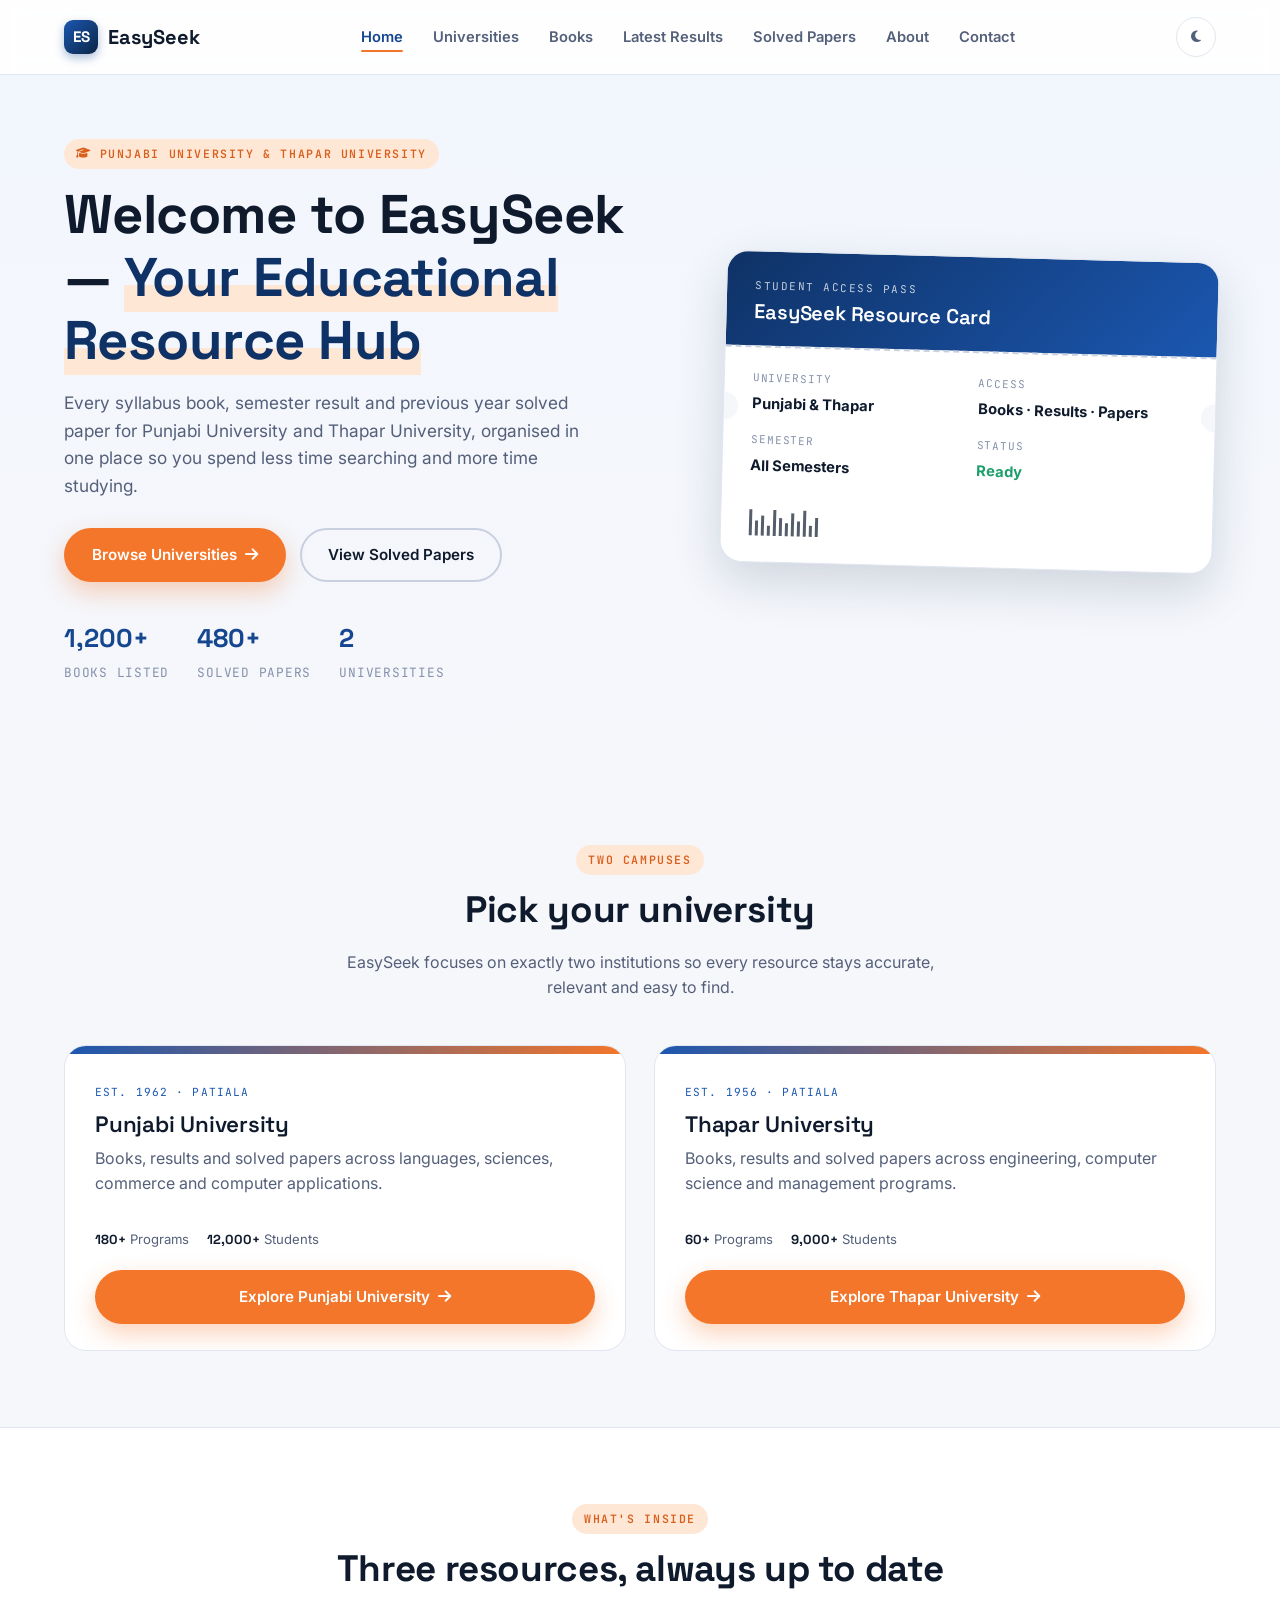
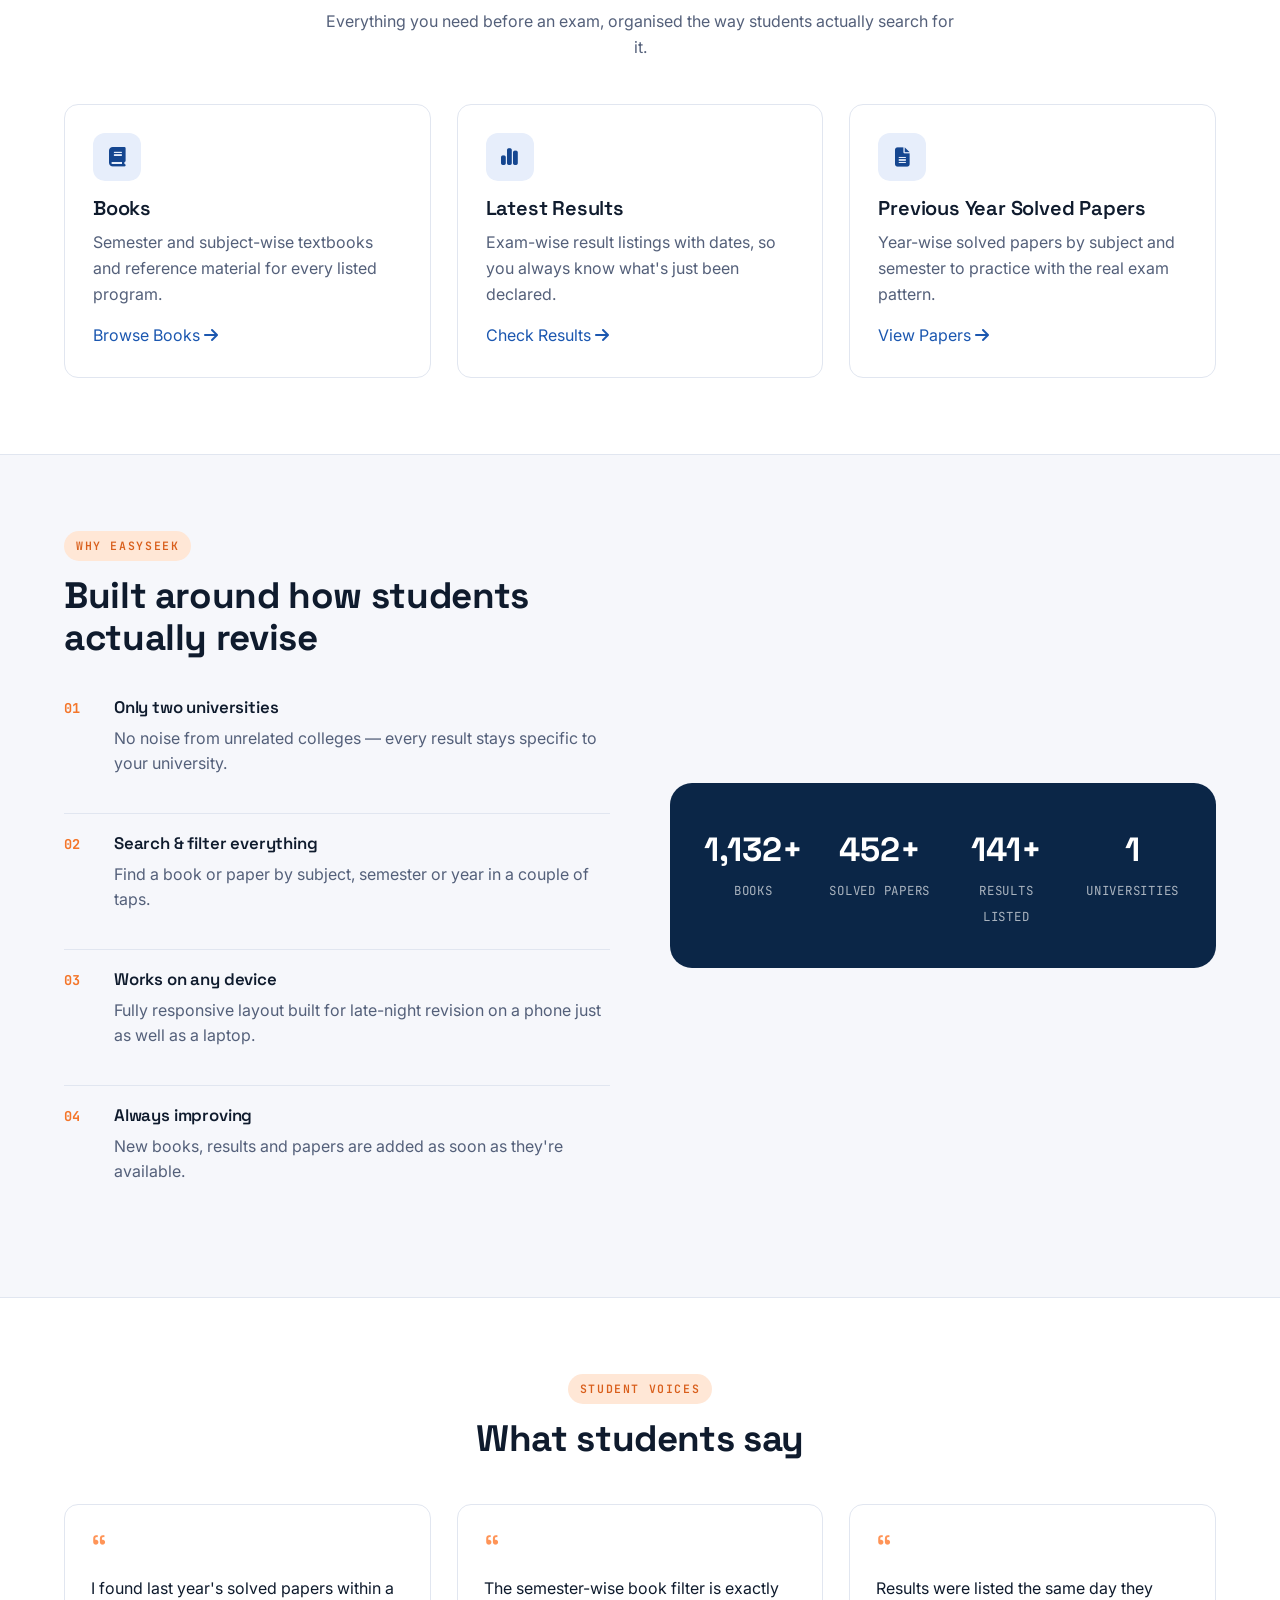
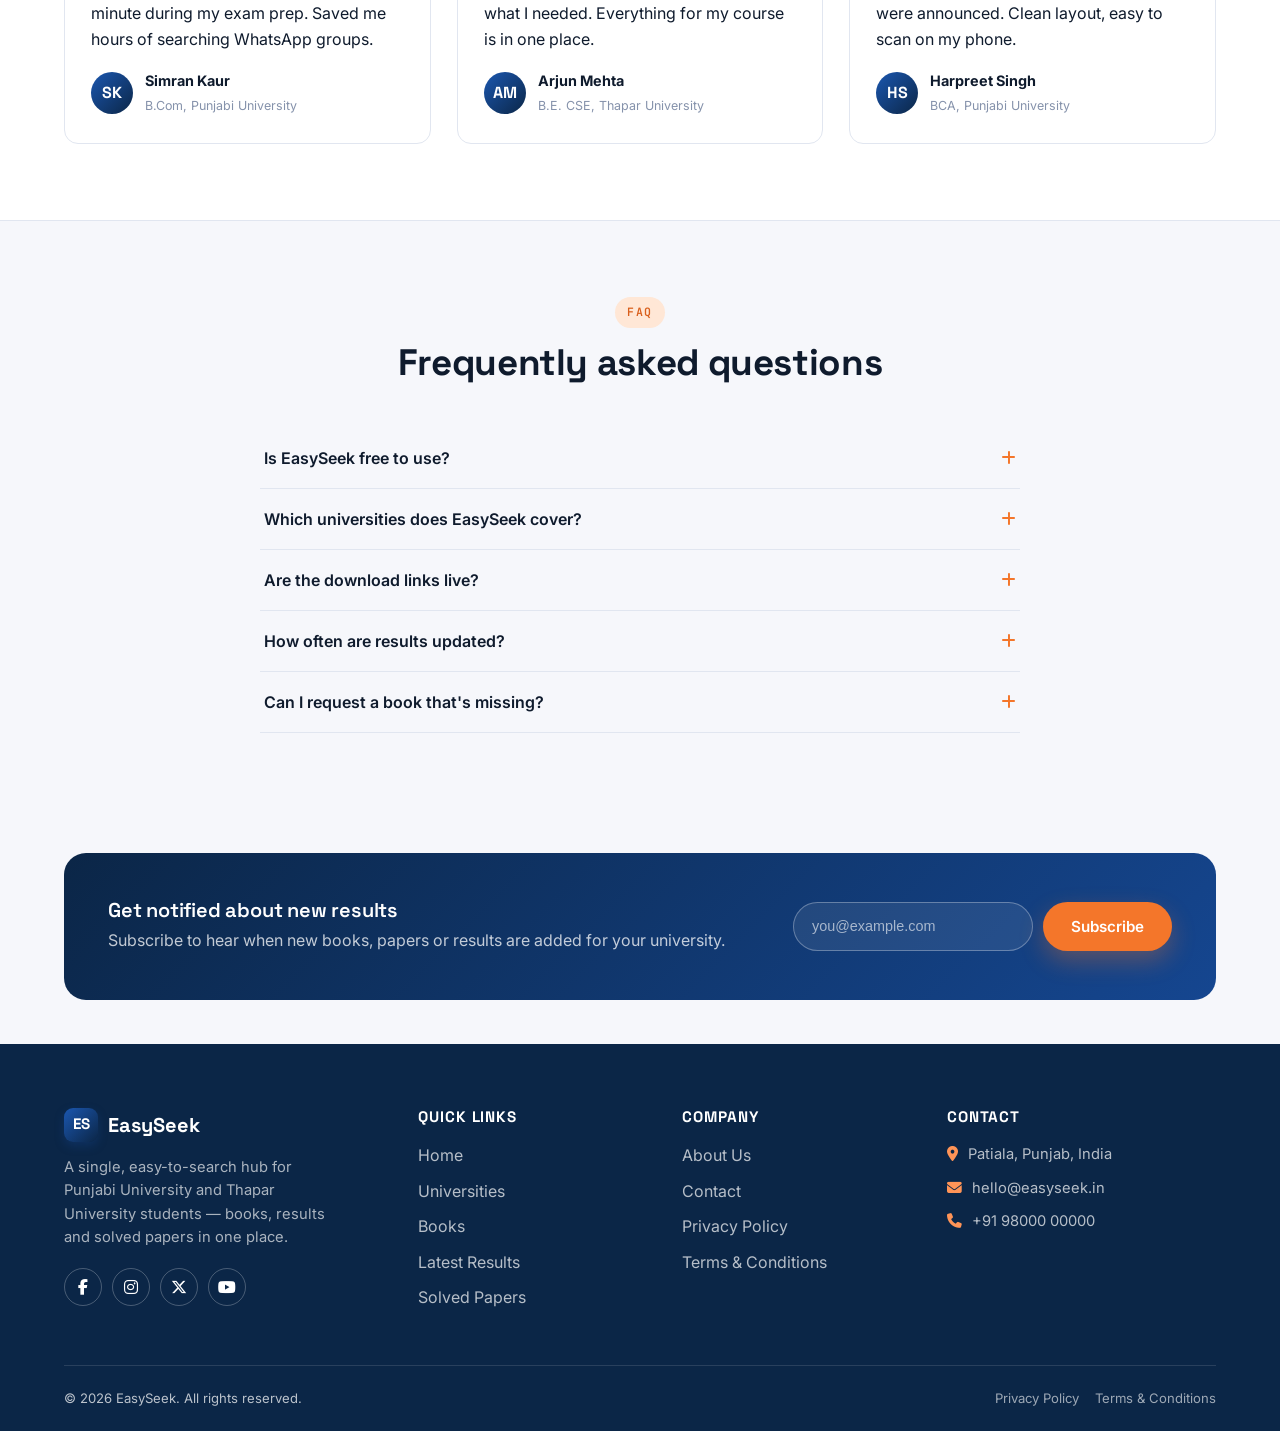
<file: index.html>
<!DOCTYPE html>
<html lang="en">
<head>
  <!-- Google tag (gtag.js) -->
<script async src="https://www.googletagmanager.com/gtag/js?id=G-NR24HTXZ5Q"></script>
<script>
  window.dataLayer = window.dataLayer || [];
  function gtag(){dataLayer.push(arguments);}
  gtag('js', new Date());

  gtag('config', 'G-NR24HTXZ5Q');
</script>
  <script async src="https://pagead2.googlesyndication.com/pagead/js/adsbygoogle.js?client=ca-pub-3578388178398385"
     crossorigin="anonymous"></script>
<meta charset="UTF-8">
<meta name="viewport" content="width=device-width, initial-scale=1.0">
<title>EasySeek &mdash; Educational Resource Hub for Punjabi &amp; Thapar University</title>
<meta name="description" content="EasySeek is a free educational resource hub for Punjabi University and Thapar University students: books, latest results and previous year solved papers in one place.">
<meta name="robots" content="index, follow">
<link rel="canonical" href="https://easyseek.in/index.html">
<meta property="og:type" content="website">
<meta property="og:title" content="EasySeek &mdash; Educational Resource Hub for Punjabi &amp; Thapar University">
<meta property="og:description" content="EasySeek is a free educational resource hub for Punjabi University and Thapar University students: books, latest results and previous year solved papers in one place.">
<meta property="og:url" content="https://easyseek.in/index.html">
<meta property="og:site_name" content="EasySeek">
<meta property="og:image" content="https://easyseek.in/assets/img/og-cover.jpg">
<meta name="twitter:card" content="summary_large_image">
<meta name="twitter:title" content="EasySeek &mdash; Educational Resource Hub for Punjabi &amp; Thapar University">
<meta name="twitter:description" content="EasySeek is a free educational resource hub for Punjabi University and Thapar University students: books, latest results and previous year solved papers in one place.">
<link rel="icon" href="data:image/svg+xml,%3Csvg xmlns='http://www.w3.org/2000/svg' viewBox='0 0 100 100'%3E%3Crect width='100' height='100' rx='22' fill='%23154690'/%3E%3Ctext x='50' y='66' font-size='46' font-family='Arial' font-weight='700' fill='white' text-anchor='middle'%3EES%3C/text%3E%3C/svg%3E">
<link rel="preconnect" href="https://fonts.googleapis.com">
<link rel="preconnect" href="https://fonts.gstatic.com" crossorigin>
<link href="https://fonts.googleapis.com/css2?family=Space+Grotesk:wght@500;600;700&family=Inter:wght@400;500;600;700&family=JetBrains+Mono:wght@500;600&display=swap" rel="stylesheet">
<link rel="stylesheet" href="https://cdnjs.cloudflare.com/ajax/libs/font-awesome/6.5.1/css/all.min.css" integrity="sha512-DTOQO9RWCH3ppGqcWaEA1BIZOC6xxalwEsw9c2QQeAIftl+Vegovlnee1c9QX4TctnWMn13TZye+giMm8e2LwA==" crossorigin="anonymous" referrerpolicy="no-referrer">
<link rel="stylesheet" href="assets/css/style.css">

</head>
<body>
<div id="page-loader" aria-hidden="true"><div class="loader-stub"></div></div>
<header class="navbar">
  <div class="container">
    <a href="index.html" class="brand"><span class="mark" aria-hidden="true"></span> EasySeek</a>
    <nav aria-label="Primary">
      <ul class="nav-links" id="navLinks">
        <li><a href="index.html" class="active">Home</a></li>
<li><a href="universities.html" class="">Universities</a></li>
<li><a href="books.html" class="">Books</a></li>
<li><a href="results.html" class="">Latest Results</a></li>
<li><a href="papers.html" class="">Solved Papers</a></li>
<li><a href="about.html" class="">About</a></li>
<li><a href="contact.html" class="">Contact</a></li>

      </ul>
    </nav>
    <div class="nav-actions">
      <button class="icon-btn" id="themeToggle" type="button" aria-label="Toggle dark mode"><i class="fa-solid fa-moon" aria-hidden="true"></i></button>
      <button class="nav-toggle" id="navToggle" type="button" aria-label="Toggle menu" aria-expanded="false"><span></span></button>
    </div>
  </div>
</header>
<main>

<section class="hero">
  <div class="container">
    <div class="hero-copy reveal">
      <span class="eyebrow"><i class="fa-solid fa-graduation-cap"></i> Punjabi University &amp; Thapar University</span>
      <h1>Welcome to EasySeek &mdash; <span class="hl">Your Educational Resource Hub</span></h1>
      <p>Every syllabus book, semester result and previous year solved paper for Punjabi University and Thapar University, organised in one place so you spend less time searching and more time studying.</p>
      <div class="hero-cta">
        <a href="universities.html" class="btn btn-primary">Browse Universities <i class="fa-solid fa-arrow-right"></i></a>
        <a href="papers.html" class="btn btn-outline">View Solved Papers</a>
      </div>
      <div class="hero-stats">
        <div class="hero-stat"><b data-count="1200" data-suffix="+">0</b><span>Books Listed</span></div>
        <div class="hero-stat"><b data-count="480" data-suffix="+">0</b><span>Solved Papers</span></div>
        <div class="hero-stat"><b data-count="2" >0</b><span>Universities</span></div>
      </div>
    </div>
    <div class="reveal">
      <div class="ticket">
        <div class="ticket-top">
          <div class="t-eyebrow">Student Access Pass</div>
          <h3>EasySeek Resource Card</h3>
        </div>
        <div class="ticket-mid"></div>
        <div class="ticket-body">
          <div class="ticket-field"><span>University</span><b>Punjabi &amp; Thapar</b></div>
          <div class="ticket-field"><span>Access</span><b>Books &middot; Results &middot; Papers</b></div>
          <div class="ticket-field"><span>Semester</span><b>All Semesters</b></div>
          <div class="ticket-field"><span>Status</span><b style="color:#1E9E6B;">Ready</b></div>
        </div>
        <div class="ticket-body" style="grid-template-columns:1fr; padding-top:0;">
          <div class="ticket-barcode" aria-hidden="true">
            <i style="height:100%;"></i><i style="height:60%;"></i><i style="height:80%;"></i><i style="height:40%;"></i><i style="height:100%;"></i><i style="height:70%;"></i><i style="height:50%;"></i><i style="height:90%;"></i><i style="height:60%;"></i><i style="height:100%;"></i><i style="height:45%;"></i><i style="height:75%;"></i>
          </div>
        </div>
      </div>
    </div>
  </div>
</section>

<section class="section">
  <div class="container">
    <div class="section-head center reveal">
      <span class="eyebrow">Two Campuses</span>
      <h2>Pick your university</h2>
      <p>EasySeek focuses on exactly two institutions so every resource stays accurate, relevant and easy to find.</p>
    </div>
    <div class="grid-2">
      <div class="uni-card reveal">
        <div class="stripe"></div>
        <div class="uni-card-body">
          <span class="uni-card-tag">Est. 1962 &middot; Patiala</span>
          <h3>Punjabi University</h3>
          <p>Books, results and solved papers across languages, sciences, commerce and computer applications.</p>
          <div class="uni-card-meta">
            <div><b>180+</b> Programs</div>
            <div><b>12,000+</b> Students</div>
          </div>
          <a href="punjabi-university.html" class="btn btn-primary btn-block">Explore Punjabi University <i class="fa-solid fa-arrow-right"></i></a>
        </div>
      </div>
      <div class="uni-card reveal">
        <div class="stripe"></div>
        <div class="uni-card-body">
          <span class="uni-card-tag">Est. 1956 &middot; Patiala</span>
          <h3>Thapar University</h3>
          <p>Books, results and solved papers across engineering, computer science and management programs.</p>
          <div class="uni-card-meta">
            <div><b>60+</b> Programs</div>
            <div><b>9,000+</b> Students</div>
          </div>
          <a href="thapar-university.html" class="btn btn-primary btn-block">Explore Thapar University <i class="fa-solid fa-arrow-right"></i></a>
        </div>
      </div>
    </div>
  </div>
</section>

<section class="section" style="background:var(--paper-raised); border-top:1px solid var(--line); border-bottom:1px solid var(--line);">
  <div class="container">
    <div class="section-head center reveal">
      <span class="eyebrow">What's Inside</span>
      <h2>Three resources, always up to date</h2>
      <p>Everything you need before an exam, organised the way students actually search for it.</p>
    </div>
    <div class="grid-3">
      <div class="feature-card reveal">
        <div class="feature-icon"><i class="fa-solid fa-book"></i></div>
        <h3>Books</h3>
        <p>Semester and subject-wise textbooks and reference material for every listed program.</p>
        <a href="books.html">Browse Books <i class="fa-solid fa-arrow-right"></i></a>
      </div>
      <div class="feature-card reveal">
        <div class="feature-icon"><i class="fa-solid fa-chart-simple"></i></div>
        <h3>Latest Results</h3>
        <p>Exam-wise result listings with dates, so you always know what's just been declared.</p>
        <a href="results.html">Check Results <i class="fa-solid fa-arrow-right"></i></a>
      </div>
      <div class="feature-card reveal">
        <div class="feature-icon"><i class="fa-solid fa-file-lines"></i></div>
        <h3>Previous Year Solved Papers</h3>
        <p>Year-wise solved papers by subject and semester to practice with the real exam pattern.</p>
        <a href="papers.html">View Papers <i class="fa-solid fa-arrow-right"></i></a>
      </div>
    </div>
  </div>
</section>

<section class="section">
  <div class="container">
    <div class="grid-2" style="align-items:center; gap:60px;">
      <div class="reveal">
        <span class="eyebrow">Why EasySeek</span>
        <h2>Built around how students actually revise</h2>
        <div class="why-card">
          <span class="why-num">01</span>
          <div><h3 style="font-size:1.05rem;">Only two universities</h3><p>No noise from unrelated colleges &mdash; every result stays specific to your university.</p></div>
        </div>
        <div class="why-card">
          <span class="why-num">02</span>
          <div><h3 style="font-size:1.05rem;">Search &amp; filter everything</h3><p>Find a book or paper by subject, semester or year in a couple of taps.</p></div>
        </div>
        <div class="why-card">
          <span class="why-num">03</span>
          <div><h3 style="font-size:1.05rem;">Works on any device</h3><p>Fully responsive layout built for late-night revision on a phone just as well as a laptop.</p></div>
        </div>
        <div class="why-card">
          <span class="why-num">04</span>
          <div><h3 style="font-size:1.05rem;">Always improving</h3><p>New books, results and papers are added as soon as they're available.</p></div>
        </div>
      </div>
      <div class="counter-strip reveal">
        <div class="counter-item"><b data-count="1200" data-suffix="+">0</b><span>Books</span></div>
        <div class="counter-item"><b data-count="480" data-suffix="+">0</b><span>Solved Papers</span></div>
        <div class="counter-item"><b data-count="150" data-suffix="+">0</b><span>Results Listed</span></div>
        <div class="counter-item"><b data-count="2">0</b><span>Universities</span></div>
      </div>
    </div>
  </div>
</section>

<section class="section" style="background:var(--paper-raised); border-top:1px solid var(--line); border-bottom:1px solid var(--line);">
  <div class="container">
    <div class="section-head center reveal">
      <span class="eyebrow">Student Voices</span>
      <h2>What students say</h2>
    </div>
    <div class="grid-3">
      
      <div class="quote-card reveal">
        <div class="quote-mark">&ldquo;</div>
        <p style="color:var(--ink);">I found last year's solved papers within a minute during my exam prep. Saved me hours of searching WhatsApp groups.</p>
        <div class="quote-person">
          <div class="avatar">SK</div>
          <div><b>Simran Kaur</b><span>B.Com, Punjabi University</span></div>
        </div>
      </div>
      <div class="quote-card reveal">
        <div class="quote-mark">&ldquo;</div>
        <p style="color:var(--ink);">The semester-wise book filter is exactly what I needed. Everything for my course is in one place.</p>
        <div class="quote-person">
          <div class="avatar">AM</div>
          <div><b>Arjun Mehta</b><span>B.E. CSE, Thapar University</span></div>
        </div>
      </div>
      <div class="quote-card reveal">
        <div class="quote-mark">&ldquo;</div>
        <p style="color:var(--ink);">Results were listed the same day they were announced. Clean layout, easy to scan on my phone.</p>
        <div class="quote-person">
          <div class="avatar">HS</div>
          <div><b>Harpreet Singh</b><span>BCA, Punjabi University</span></div>
        </div>
      </div>
    </div>
  </div>
</section>

<section class="section">
  <div class="container">
    <div class="section-head center reveal">
      <span class="eyebrow">FAQ</span>
      <h2>Frequently asked questions</h2>
    </div>
    <div style="max-width:760px; margin:0 auto;" class="reveal">
      
      <div class="faq-item">
        <button class="faq-q" aria-expanded="false">Is EasySeek free to use? <i class="fa-solid fa-plus"></i></button>
        <div class="faq-a"><p>Yes. Browsing books, results and previous year papers on EasySeek is completely free for students of both supported universities.</p></div>
      </div>
      <div class="faq-item">
        <button class="faq-q" aria-expanded="false">Which universities does EasySeek cover? <i class="fa-solid fa-plus"></i></button>
        <div class="faq-a"><p>EasySeek currently covers Punjabi University and Thapar University. We plan to add more institutions as the platform grows.</p></div>
      </div>
      <div class="faq-item">
        <button class="faq-q" aria-expanded="false">Are the download links live? <i class="fa-solid fa-plus"></i></button>
        <div class="faq-a"><p>This preview uses placeholder buttons for books, results and papers. They'll be connected to real files as content is added.</p></div>
      </div>
      <div class="faq-item">
        <button class="faq-q" aria-expanded="false">How often are results updated? <i class="fa-solid fa-plus"></i></button>
        <div class="faq-a"><p>Once connected to live data, results will be listed as soon as they're officially declared by the university examination branch.</p></div>
      </div>
      <div class="faq-item">
        <button class="faq-q" aria-expanded="false">Can I request a book that's missing? <i class="fa-solid fa-plus"></i></button>
        <div class="faq-a"><p>Yes &mdash; use the contact form to send us the subject, semester and university, and we'll try to add it.</p></div>
      </div>
    </div>
  </div>
</section>

<section class="section-tight">
  <div class="container">
    <div class="newsletter reveal">
      <div>
        <h3>Get notified about new results</h3>
        <p>Subscribe to hear when new books, papers or results are added for your university.</p>
      </div>
      <form class="newsletter-form" id="newsletterForm">
        <input type="email" placeholder="you@example.com" required aria-label="Email address">
        <button class="btn btn-primary" type="submit">Subscribe</button>
        <span class="form-note" style="display:none; color:#fff;"><i class="fa-solid fa-circle-check"></i> Subscribed! Watch your inbox.</span>
      </form>
    </div>
  </div>
</section>

</main>

<footer>
  <div class="container">
    <div class="footer-grid">
      <div class="footer-brand">
        <a href="index.html" class="brand"><span class="mark" aria-hidden="true"></span> EasySeek</a>
        <p style="margin-top:14px; max-width:280px; color:rgba(255,255,255,.65); font-size:.92rem;">A single, easy-to-search hub for Punjabi University and Thapar University students &mdash; books, results and solved papers in one place.</p>
        <div class="social-row">
          <a href="#" aria-label="EasySeek on Facebook"><i class="fa-brands fa-facebook-f"></i></a>
          <a href="#" aria-label="EasySeek on Instagram"><i class="fa-brands fa-instagram"></i></a>
          <a href="#" aria-label="EasySeek on Twitter / X"><i class="fa-brands fa-x-twitter"></i></a>
          <a href="#" aria-label="EasySeek on YouTube"><i class="fa-brands fa-youtube"></i></a>
        </div>
      </div>
      <div>
        <h4>Quick Links</h4>
        <ul>
          <li><a href="index.html">Home</a></li>
          <li><a href="universities.html">Universities</a></li>
          <li><a href="books.html">Books</a></li>
          <li><a href="results.html">Latest Results</a></li>
          <li><a href="papers.html">Solved Papers</a></li>
        </ul>
      </div>
      <div>
        <h4>Company</h4>
        <ul>
          <li><a href="about.html">About Us</a></li>
          <li><a href="contact.html">Contact</a></li>
          <li><a href="privacy.html">Privacy Policy</a></li>
          <li><a href="terms.html">Terms &amp; Conditions</a></li>
        </ul>
      </div>
      <div>
        <h4>Contact</h4>
        <ul class="footer-contact">
          <li><i class="fa-solid fa-location-dot"></i> Patiala, Punjab, India</li>
          <li><i class="fa-solid fa-envelope"></i> hello@easyseek.in</li>
          <li><i class="fa-solid fa-phone"></i> +91 98000 00000</li>
        </ul>
      </div>
    </div>
    <div class="footer-bottom">
      <span>&copy; <span data-year></span> EasySeek. All rights reserved.</span>
      <span><a href="privacy.html">Privacy Policy</a><a href="terms.html">Terms &amp; Conditions</a></span>
    </div>
  </div>
</footer>
<button class="scroll-top" id="scrollTop" aria-label="Scroll to top"><i class="fa-solid fa-arrow-up"></i></button>
<script src="assets/js/data.js"></script>
<script src="assets/js/main.js"></script>

</body>
</html>
</file>
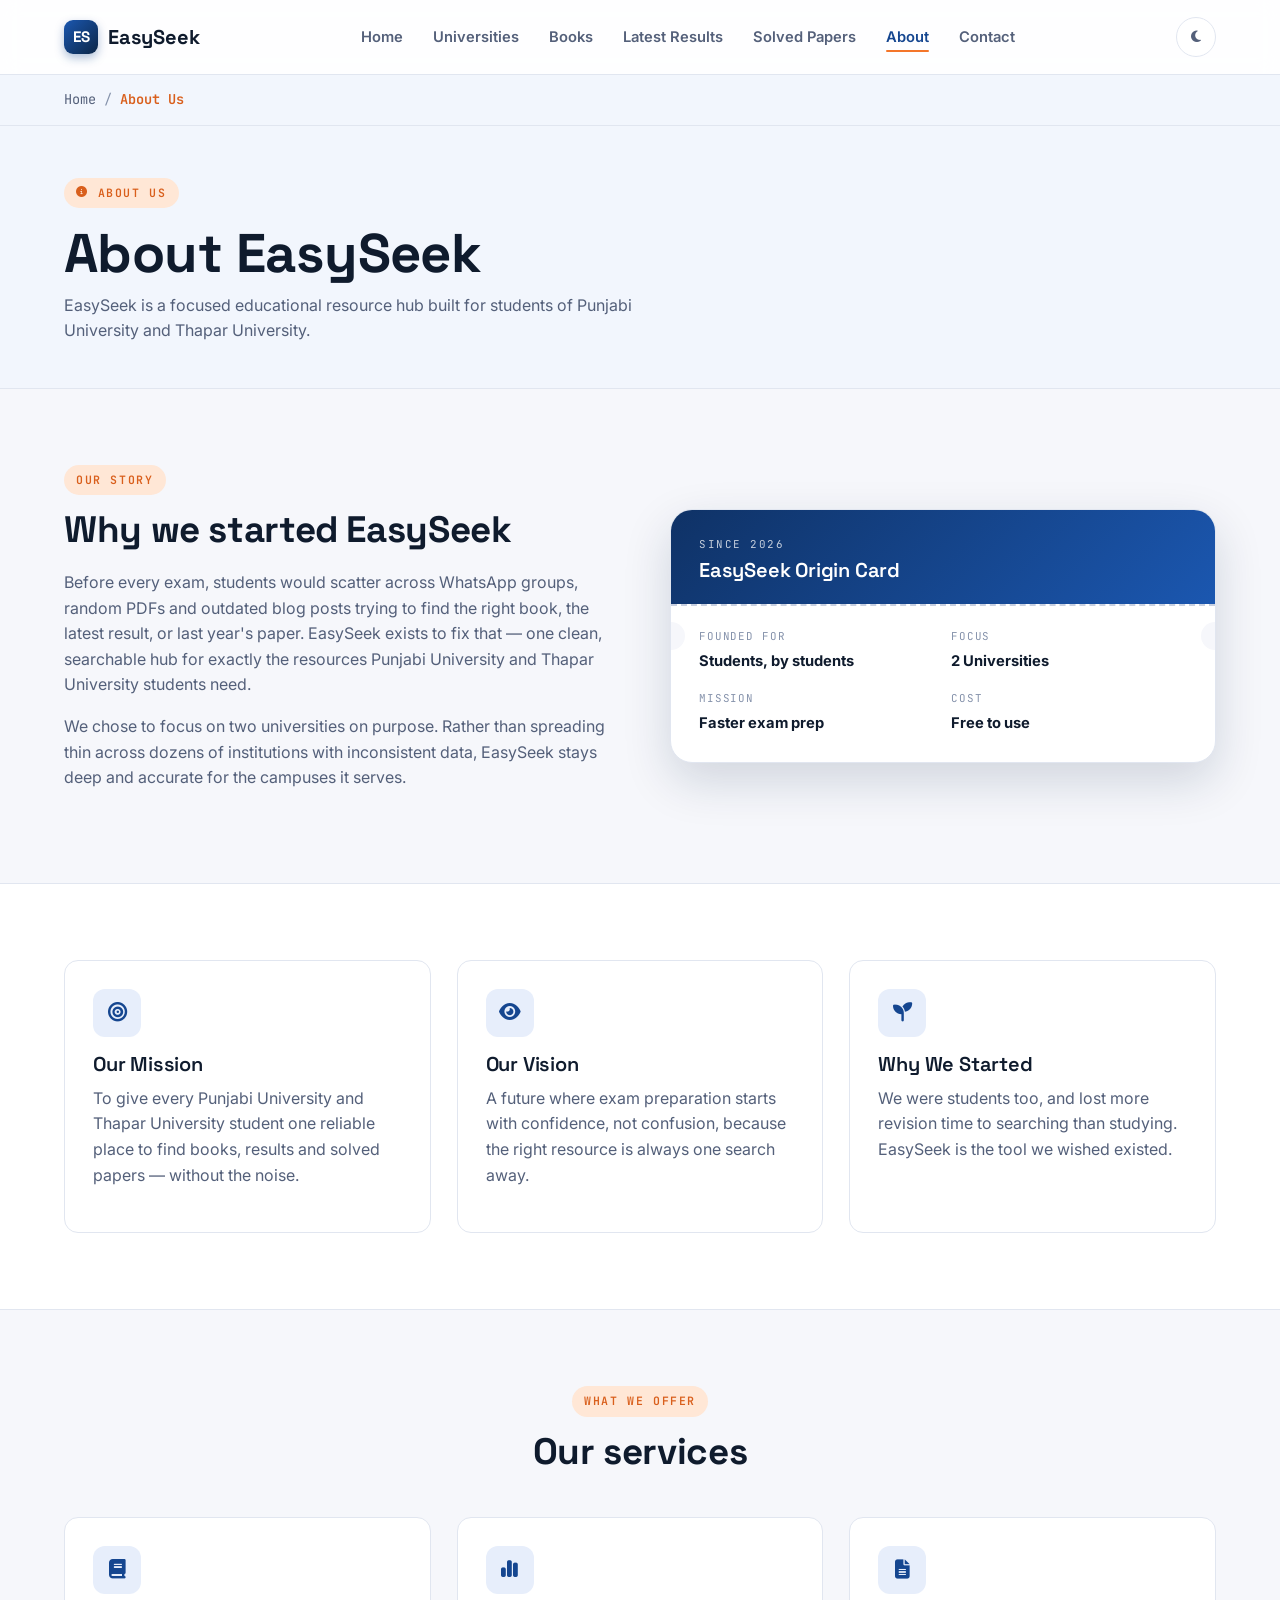
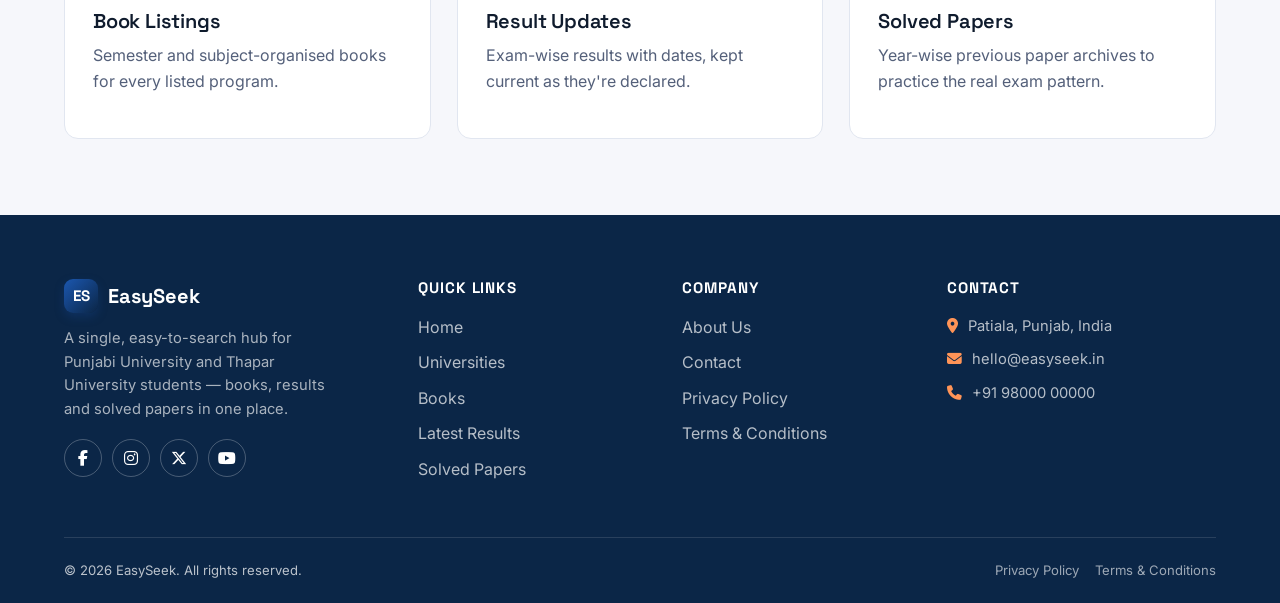
<file: about.html>
<!DOCTYPE html>
<html lang="en">
<head>
<meta charset="UTF-8">
<meta name="viewport" content="width=device-width, initial-scale=1.0">
<title>About Us &mdash; EasySeek</title>
<meta name="description" content="Learn about EasySeek, the educational resource hub built for Punjabi University and Thapar University students, and why it was started.">
<meta name="robots" content="index, follow">
<link rel="canonical" href="https://easyseek.in/about.html">
<meta property="og:type" content="website">
<meta property="og:title" content="About Us &mdash; EasySeek">
<meta property="og:description" content="Learn about EasySeek, the educational resource hub built for Punjabi University and Thapar University students, and why it was started.">
<meta property="og:url" content="https://easyseek.in/about.html">
<meta property="og:site_name" content="EasySeek">
<meta property="og:image" content="https://easyseek.in/assets/img/og-cover.jpg">
<meta name="twitter:card" content="summary_large_image">
<meta name="twitter:title" content="About Us &mdash; EasySeek">
<meta name="twitter:description" content="Learn about EasySeek, the educational resource hub built for Punjabi University and Thapar University students, and why it was started.">
<link rel="icon" href="data:image/svg+xml,%3Csvg xmlns='http://www.w3.org/2000/svg' viewBox='0 0 100 100'%3E%3Crect width='100' height='100' rx='22' fill='%23154690'/%3E%3Ctext x='50' y='66' font-size='46' font-family='Arial' font-weight='700' fill='white' text-anchor='middle'%3EES%3C/text%3E%3C/svg%3E">
<link rel="preconnect" href="https://fonts.googleapis.com">
<link rel="preconnect" href="https://fonts.gstatic.com" crossorigin>
<link href="https://fonts.googleapis.com/css2?family=Space+Grotesk:wght@500;600;700&family=Inter:wght@400;500;600;700&family=JetBrains+Mono:wght@500;600&display=swap" rel="stylesheet">
<link rel="stylesheet" href="https://cdnjs.cloudflare.com/ajax/libs/font-awesome/6.5.1/css/all.min.css" integrity="sha512-DTOQO9RWCH3ppGqcWaEA1BIZOC6xxalwEsw9c2QQeAIftl+Vegovlnee1c9QX4TctnWMn13TZye+giMm8e2LwA==" crossorigin="anonymous" referrerpolicy="no-referrer">
<link rel="stylesheet" href="assets/css/style.css">

</head>
<body>
<div id="page-loader" aria-hidden="true"><div class="loader-stub"></div></div>
<header class="navbar">
  <div class="container">
    <a href="index.html" class="brand"><span class="mark" aria-hidden="true"></span> EasySeek</a>
    <nav aria-label="Primary">
      <ul class="nav-links" id="navLinks">
        <li><a href="index.html" class="">Home</a></li>
<li><a href="universities.html" class="">Universities</a></li>
<li><a href="books.html" class="">Books</a></li>
<li><a href="results.html" class="">Latest Results</a></li>
<li><a href="papers.html" class="">Solved Papers</a></li>
<li><a href="about.html" class="active">About</a></li>
<li><a href="contact.html" class="">Contact</a></li>

      </ul>
    </nav>
    <div class="nav-actions">
      <button class="icon-btn" id="themeToggle" type="button" aria-label="Toggle dark mode"><i class="fa-solid fa-moon" aria-hidden="true"></i></button>
      <button class="nav-toggle" id="navToggle" type="button" aria-label="Toggle menu" aria-expanded="false"><span></span></button>
    </div>
  </div>
</header>
<div class="breadcrumb-bar">
  <div class="container">
    <nav class="breadcrumb" aria-label="Breadcrumb">
      <a href="index.html">Home</a><span class="sep">/</span><span class="current">About Us</span>
    </nav>
  </div>
</div>
<main>

<section class="page-head">
  <div class="container">
    <span class="eyebrow"><i class="fa-solid fa-circle-info"></i> About Us</span>
    <h1>About EasySeek</h1>
    <p>EasySeek is a focused educational resource hub built for students of Punjabi University and Thapar University.</p>
  </div>
</section>

<section class="section">
  <div class="container">
    <div class="grid-2" style="align-items:center; gap:60px;">
      <div class="reveal">
        <span class="eyebrow">Our Story</span>
        <h2>Why we started EasySeek</h2>
        <p>Before every exam, students would scatter across WhatsApp groups, random PDFs and outdated blog posts trying to find the right book, the latest result, or last year's paper. EasySeek exists to fix that &mdash; one clean, searchable hub for exactly the resources Punjabi University and Thapar University students need.</p>
        <p>We chose to focus on two universities on purpose. Rather than spreading thin across dozens of institutions with inconsistent data, EasySeek stays deep and accurate for the campuses it serves.</p>
      </div>
      <div class="ticket reveal">
        <div class="ticket-top">
          <div class="t-eyebrow">Since 2026</div>
          <h3>EasySeek Origin Card</h3>
        </div>
        <div class="ticket-mid"></div>
        <div class="ticket-body">
          <div class="ticket-field"><span>Founded For</span><b>Students, by students</b></div>
          <div class="ticket-field"><span>Focus</span><b>2 Universities</b></div>
          <div class="ticket-field"><span>Mission</span><b>Faster exam prep</b></div>
          <div class="ticket-field"><span>Cost</span><b>Free to use</b></div>
        </div>
      </div>
    </div>
  </div>
</section>

<section class="section" style="background:var(--paper-raised); border-top:1px solid var(--line); border-bottom:1px solid var(--line);">
  <div class="container">
    <div class="grid-3">
      <div class="feature-card reveal">
        <div class="feature-icon"><i class="fa-solid fa-bullseye"></i></div>
        <h3>Our Mission</h3>
        <p>To give every Punjabi University and Thapar University student one reliable place to find books, results and solved papers &mdash; without the noise.</p>
      </div>
      <div class="feature-card reveal">
        <div class="feature-icon"><i class="fa-solid fa-eye"></i></div>
        <h3>Our Vision</h3>
        <p>A future where exam preparation starts with confidence, not confusion, because the right resource is always one search away.</p>
      </div>
      <div class="feature-card reveal">
        <div class="feature-icon"><i class="fa-solid fa-seedling"></i></div>
        <h3>Why We Started</h3>
        <p>We were students too, and lost more revision time to searching than studying. EasySeek is the tool we wished existed.</p>
      </div>
    </div>
  </div>
</section>

<section class="section">
  <div class="container">
    <div class="section-head center reveal">
      <span class="eyebrow">What We Offer</span>
      <h2>Our services</h2>
    </div>
    <div class="grid-3">
      <div class="feature-card reveal">
        <div class="feature-icon"><i class="fa-solid fa-book"></i></div>
        <h3>Book Listings</h3>
        <p>Semester and subject-organised books for every listed program.</p>
      </div>
      <div class="feature-card reveal">
        <div class="feature-icon"><i class="fa-solid fa-chart-simple"></i></div>
        <h3>Result Updates</h3>
        <p>Exam-wise results with dates, kept current as they're declared.</p>
      </div>
      <div class="feature-card reveal">
        <div class="feature-icon"><i class="fa-solid fa-file-lines"></i></div>
        <h3>Solved Papers</h3>
        <p>Year-wise previous paper archives to practice the real exam pattern.</p>
      </div>
    </div>
  </div>
</section>

</main>

<footer>
  <div class="container">
    <div class="footer-grid">
      <div class="footer-brand">
        <a href="index.html" class="brand"><span class="mark" aria-hidden="true"></span> EasySeek</a>
        <p style="margin-top:14px; max-width:280px; color:rgba(255,255,255,.65); font-size:.92rem;">A single, easy-to-search hub for Punjabi University and Thapar University students &mdash; books, results and solved papers in one place.</p>
        <div class="social-row">
          <a href="#" aria-label="EasySeek on Facebook"><i class="fa-brands fa-facebook-f"></i></a>
          <a href="#" aria-label="EasySeek on Instagram"><i class="fa-brands fa-instagram"></i></a>
          <a href="#" aria-label="EasySeek on Twitter / X"><i class="fa-brands fa-x-twitter"></i></a>
          <a href="#" aria-label="EasySeek on YouTube"><i class="fa-brands fa-youtube"></i></a>
        </div>
      </div>
      <div>
        <h4>Quick Links</h4>
        <ul>
          <li><a href="index.html">Home</a></li>
          <li><a href="universities.html">Universities</a></li>
          <li><a href="books.html">Books</a></li>
          <li><a href="results.html">Latest Results</a></li>
          <li><a href="papers.html">Solved Papers</a></li>
        </ul>
      </div>
      <div>
        <h4>Company</h4>
        <ul>
          <li><a href="about.html">About Us</a></li>
          <li><a href="contact.html">Contact</a></li>
          <li><a href="privacy.html">Privacy Policy</a></li>
          <li><a href="terms.html">Terms &amp; Conditions</a></li>
        </ul>
      </div>
      <div>
        <h4>Contact</h4>
        <ul class="footer-contact">
          <li><i class="fa-solid fa-location-dot"></i> Patiala, Punjab, India</li>
          <li><i class="fa-solid fa-envelope"></i> hello@easyseek.in</li>
          <li><i class="fa-solid fa-phone"></i> +91 98000 00000</li>
        </ul>
      </div>
    </div>
    <div class="footer-bottom">
      <span>&copy; <span data-year></span> EasySeek. All rights reserved.</span>
      <span><a href="privacy.html">Privacy Policy</a><a href="terms.html">Terms &amp; Conditions</a></span>
    </div>
  </div>
</footer>
<button class="scroll-top" id="scrollTop" aria-label="Scroll to top"><i class="fa-solid fa-arrow-up"></i></button>
<script src="assets/js/data.js"></script>
<script src="assets/js/main.js"></script>

</body>
</html>
</file>
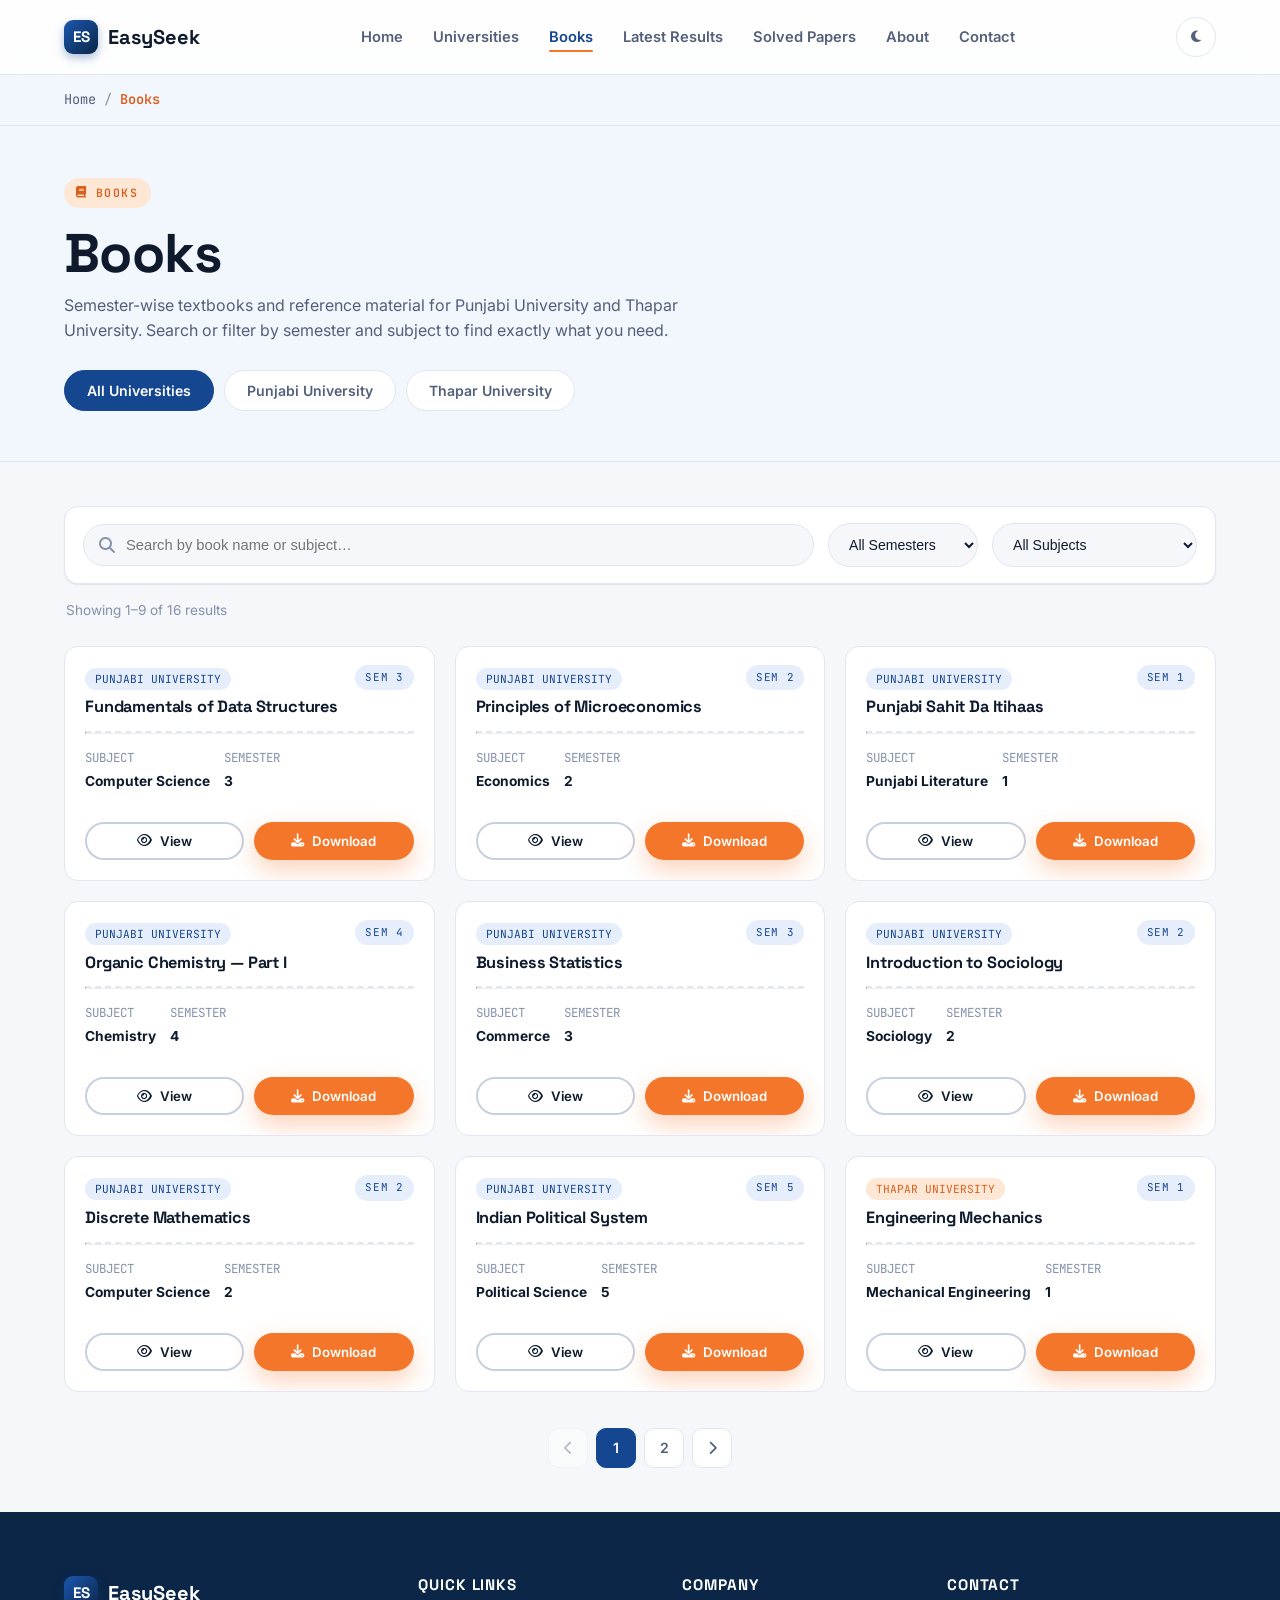
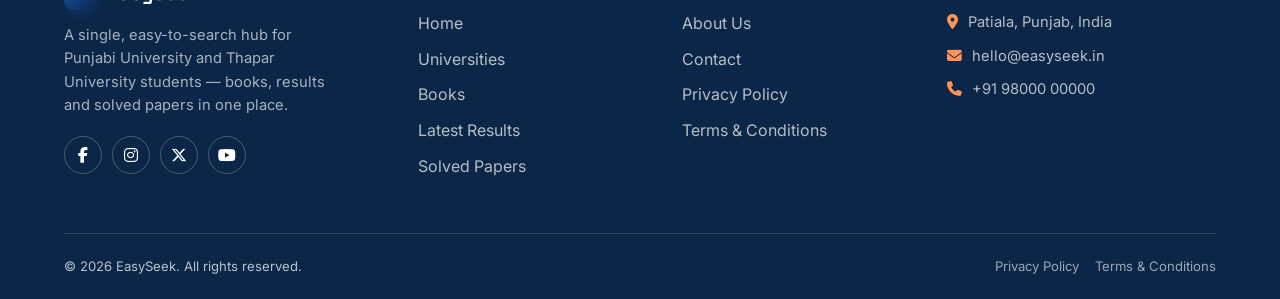
<file: books.html>
<!DOCTYPE html>
<html lang="en">
<head>
<meta charset="UTF-8">
<meta name="viewport" content="width=device-width, initial-scale=1.0">
<title>Books &mdash; Punjabi &amp; Thapar University | EasySeek</title>
<meta name="description" content="Browse books for Punjabi University and Thapar University on EasySeek, with search and filters by semester.">
<meta name="robots" content="index, follow">
<link rel="canonical" href="https://easyseek.in/books.html">
<meta property="og:type" content="website">
<meta property="og:title" content="Books &mdash; Punjabi &amp; Thapar University | EasySeek">
<meta property="og:description" content="Browse books for Punjabi University and Thapar University on EasySeek, with search and filters by semester.">
<meta property="og:url" content="https://easyseek.in/books.html">
<meta property="og:site_name" content="EasySeek">
<meta property="og:image" content="https://easyseek.in/assets/img/og-cover.jpg">
<meta name="twitter:card" content="summary_large_image">
<meta name="twitter:title" content="Books &mdash; Punjabi &amp; Thapar University | EasySeek">
<meta name="twitter:description" content="Browse books for Punjabi University and Thapar University on EasySeek, with search and filters by semester.">
<link rel="icon" href="data:image/svg+xml,%3Csvg xmlns='http://www.w3.org/2000/svg' viewBox='0 0 100 100'%3E%3Crect width='100' height='100' rx='22' fill='%23154690'/%3E%3Ctext x='50' y='66' font-size='46' font-family='Arial' font-weight='700' fill='white' text-anchor='middle'%3EES%3C/text%3E%3C/svg%3E">
<link rel="preconnect" href="https://fonts.googleapis.com">
<link rel="preconnect" href="https://fonts.gstatic.com" crossorigin>
<link href="https://fonts.googleapis.com/css2?family=Space+Grotesk:wght@500;600;700&family=Inter:wght@400;500;600;700&family=JetBrains+Mono:wght@500;600&display=swap" rel="stylesheet">
<link rel="stylesheet" href="https://cdnjs.cloudflare.com/ajax/libs/font-awesome/6.5.1/css/all.min.css" integrity="sha512-DTOQO9RWCH3ppGqcWaEA1BIZOC6xxalwEsw9c2QQeAIftl+Vegovlnee1c9QX4TctnWMn13TZye+giMm8e2LwA==" crossorigin="anonymous" referrerpolicy="no-referrer">
<link rel="stylesheet" href="assets/css/style.css">

</head>
<body>
<div id="page-loader" aria-hidden="true"><div class="loader-stub"></div></div>
<header class="navbar">
  <div class="container">
    <a href="index.html" class="brand"><span class="mark" aria-hidden="true"></span> EasySeek</a>
    <nav aria-label="Primary">
      <ul class="nav-links" id="navLinks">
        <li><a href="index.html" class="">Home</a></li>
<li><a href="universities.html" class="">Universities</a></li>
<li><a href="books.html" class="active">Books</a></li>
<li><a href="results.html" class="">Latest Results</a></li>
<li><a href="papers.html" class="">Solved Papers</a></li>
<li><a href="about.html" class="">About</a></li>
<li><a href="contact.html" class="">Contact</a></li>

      </ul>
    </nav>
    <div class="nav-actions">
      <button class="icon-btn" id="themeToggle" type="button" aria-label="Toggle dark mode"><i class="fa-solid fa-moon" aria-hidden="true"></i></button>
      <button class="nav-toggle" id="navToggle" type="button" aria-label="Toggle menu" aria-expanded="false"><span></span></button>
    </div>
  </div>
</header>
<div class="breadcrumb-bar">
  <div class="container">
    <nav class="breadcrumb" aria-label="Breadcrumb">
      <a href="index.html">Home</a><span class="sep">/</span><span class="current">Books</span>
    </nav>
  </div>
</div>
<main>

<section class="page-head">
  <div class="container">
    <span class="eyebrow"><i class="fa-solid fa-book"></i> Books</span>
    <h1>Books</h1>
    <p>Semester-wise textbooks and reference material for Punjabi University and Thapar University. Search or filter by semester and subject to find exactly what you need.</p>
    <div class="uni-tabs">
      <button class="uni-tab active" data-uni="all">All Universities</button>
      <button class="uni-tab" data-uni="punjabi">Punjabi University</button>
      <button class="uni-tab" data-uni="thapar">Thapar University</button>
    </div>
  </div>
</section>

<section class="section-tight">
  <div class="container">
    <div class="toolbar">
      <div class="search-box">
        <i class="fa-solid fa-magnifying-glass"></i>
        <input type="search" id="searchInput" placeholder="Search by book name or subject&hellip;" aria-label="Search">
      </div>
      <select class="filter-select" id="semesterFilter" aria-label="Filter by semester">
        <option value="all">All Semesters</option><option value="1">Semester 1</option><option value="2">Semester 2</option><option value="3">Semester 3</option><option value="4">Semester 4</option><option value="5">Semester 5</option><option value="6">Semester 6</option>
      </select>
      <select class="filter-select" id="secondFilter" aria-label="Filter by subjects">
        <option value="all">All Subjects</option>
      </select>
    </div>
    <p class="result-count" id="resultCount"></p>
    <div class="data-grid" id="listingGrid"></div>
    <nav class="pagination" id="pagination" aria-label="Pagination"></nav>
  </div>
</section>

</main>

<footer>
  <div class="container">
    <div class="footer-grid">
      <div class="footer-brand">
        <a href="index.html" class="brand"><span class="mark" aria-hidden="true"></span> EasySeek</a>
        <p style="margin-top:14px; max-width:280px; color:rgba(255,255,255,.65); font-size:.92rem;">A single, easy-to-search hub for Punjabi University and Thapar University students &mdash; books, results and solved papers in one place.</p>
        <div class="social-row">
          <a href="#" aria-label="EasySeek on Facebook"><i class="fa-brands fa-facebook-f"></i></a>
          <a href="#" aria-label="EasySeek on Instagram"><i class="fa-brands fa-instagram"></i></a>
          <a href="#" aria-label="EasySeek on Twitter / X"><i class="fa-brands fa-x-twitter"></i></a>
          <a href="#" aria-label="EasySeek on YouTube"><i class="fa-brands fa-youtube"></i></a>
        </div>
      </div>
      <div>
        <h4>Quick Links</h4>
        <ul>
          <li><a href="index.html">Home</a></li>
          <li><a href="universities.html">Universities</a></li>
          <li><a href="books.html">Books</a></li>
          <li><a href="results.html">Latest Results</a></li>
          <li><a href="papers.html">Solved Papers</a></li>
        </ul>
      </div>
      <div>
        <h4>Company</h4>
        <ul>
          <li><a href="about.html">About Us</a></li>
          <li><a href="contact.html">Contact</a></li>
          <li><a href="privacy.html">Privacy Policy</a></li>
          <li><a href="terms.html">Terms &amp; Conditions</a></li>
        </ul>
      </div>
      <div>
        <h4>Contact</h4>
        <ul class="footer-contact">
          <li><i class="fa-solid fa-location-dot"></i> Patiala, Punjab, India</li>
          <li><i class="fa-solid fa-envelope"></i> hello@easyseek.in</li>
          <li><i class="fa-solid fa-phone"></i> +91 98000 00000</li>
        </ul>
      </div>
    </div>
    <div class="footer-bottom">
      <span>&copy; <span data-year></span> EasySeek. All rights reserved.</span>
      <span><a href="privacy.html">Privacy Policy</a><a href="terms.html">Terms &amp; Conditions</a></span>
    </div>
  </div>
</footer>
<button class="scroll-top" id="scrollTop" aria-label="Scroll to top"><i class="fa-solid fa-arrow-up"></i></button>
<script src="assets/js/data.js"></script>
<script src="assets/js/main.js"></script>
<script>const LISTING_CONFIG = { dataset: "books", type: "books", pageSize: 9 };</script>
<script src="assets/js/listings.js"></script>
</body>
</html>
</file>
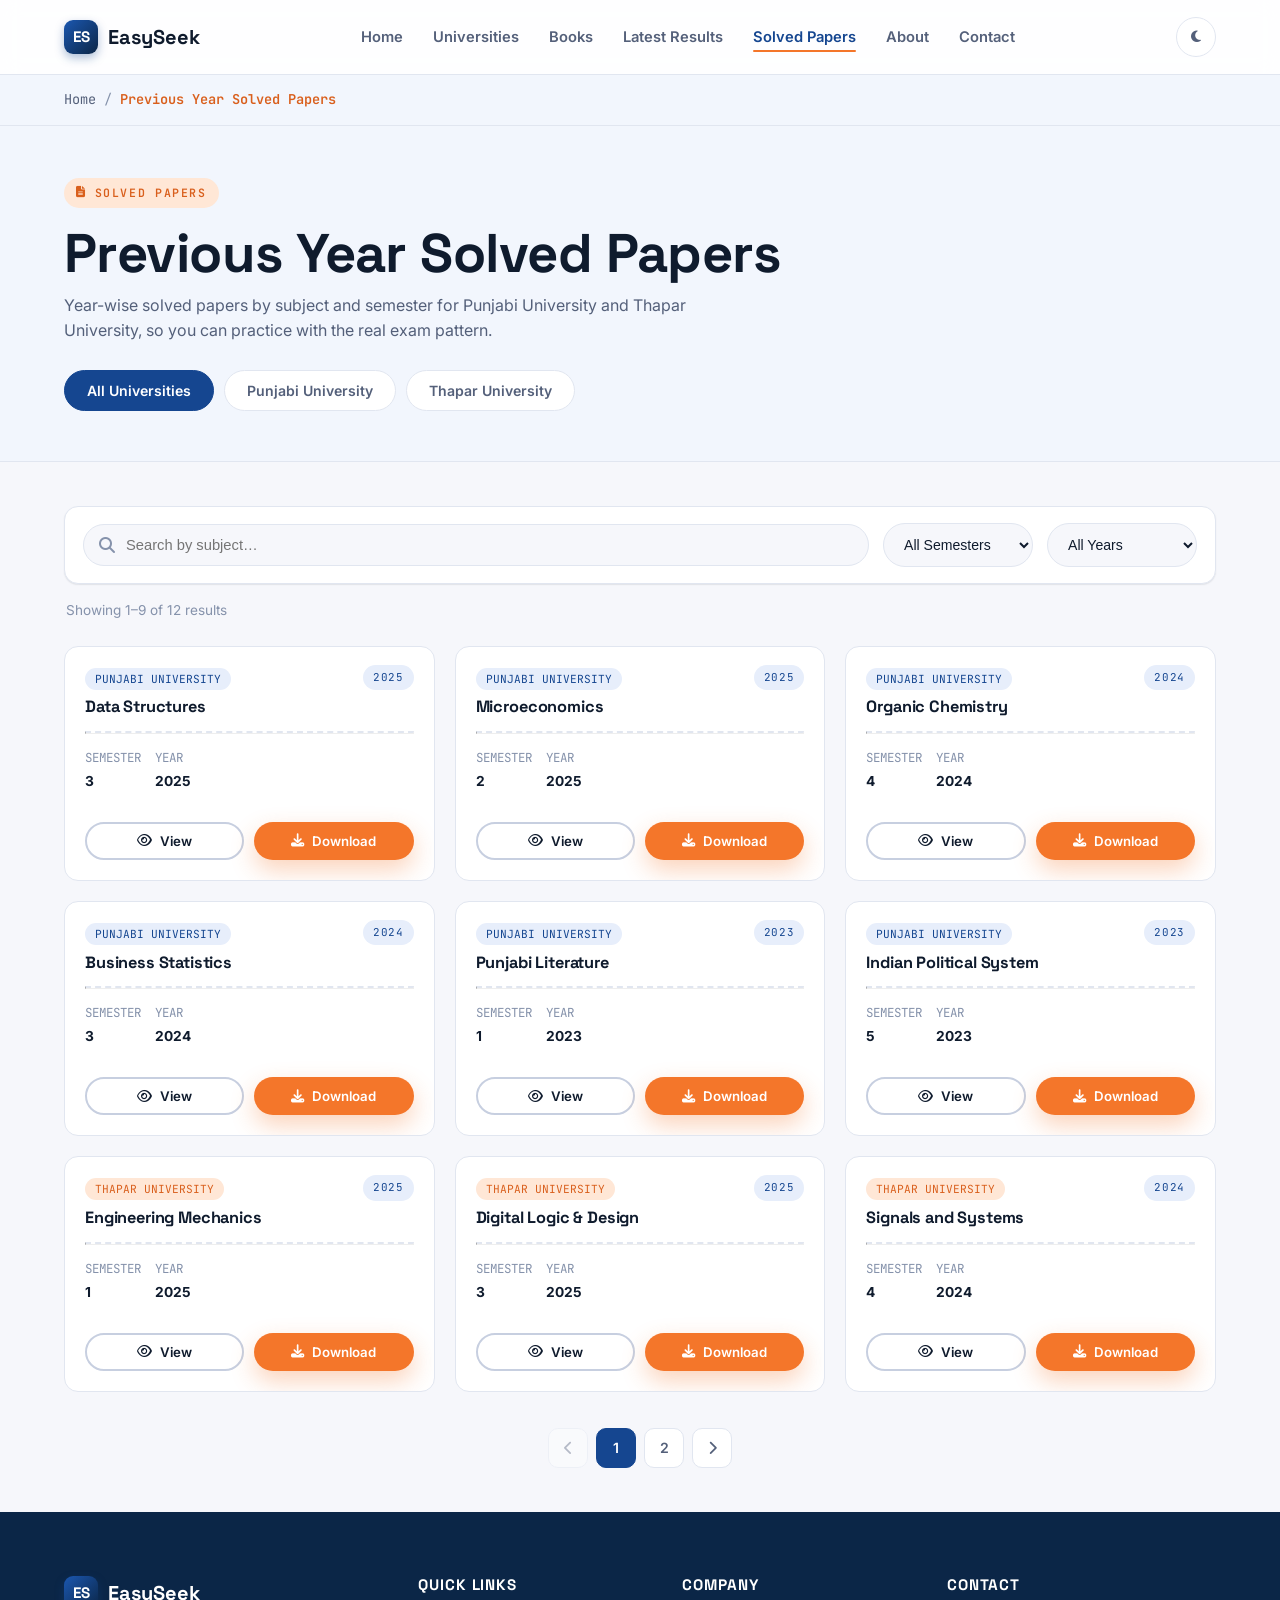
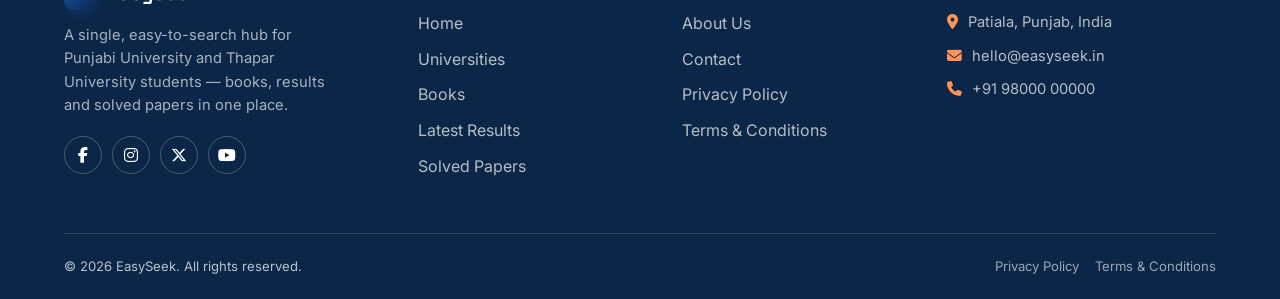
<file: papers.html>
<!DOCTYPE html>
<html lang="en">
<head>
<meta charset="UTF-8">
<meta name="viewport" content="width=device-width, initial-scale=1.0">
<title>Previous Year Solved Papers &mdash; Punjabi &amp; Thapar University | EasySeek</title>
<meta name="description" content="Browse previous year solved papers for Punjabi University and Thapar University on EasySeek, with search and filters by semester.">
<meta name="robots" content="index, follow">
<link rel="canonical" href="https://easyseek.in/papers.html">
<meta property="og:type" content="website">
<meta property="og:title" content="Previous Year Solved Papers &mdash; Punjabi &amp; Thapar University | EasySeek">
<meta property="og:description" content="Browse previous year solved papers for Punjabi University and Thapar University on EasySeek, with search and filters by semester.">
<meta property="og:url" content="https://easyseek.in/papers.html">
<meta property="og:site_name" content="EasySeek">
<meta property="og:image" content="https://easyseek.in/assets/img/og-cover.jpg">
<meta name="twitter:card" content="summary_large_image">
<meta name="twitter:title" content="Previous Year Solved Papers &mdash; Punjabi &amp; Thapar University | EasySeek">
<meta name="twitter:description" content="Browse previous year solved papers for Punjabi University and Thapar University on EasySeek, with search and filters by semester.">
<link rel="icon" href="data:image/svg+xml,%3Csvg xmlns='http://www.w3.org/2000/svg' viewBox='0 0 100 100'%3E%3Crect width='100' height='100' rx='22' fill='%23154690'/%3E%3Ctext x='50' y='66' font-size='46' font-family='Arial' font-weight='700' fill='white' text-anchor='middle'%3EES%3C/text%3E%3C/svg%3E">
<link rel="preconnect" href="https://fonts.googleapis.com">
<link rel="preconnect" href="https://fonts.gstatic.com" crossorigin>
<link href="https://fonts.googleapis.com/css2?family=Space+Grotesk:wght@500;600;700&family=Inter:wght@400;500;600;700&family=JetBrains+Mono:wght@500;600&display=swap" rel="stylesheet">
<link rel="stylesheet" href="https://cdnjs.cloudflare.com/ajax/libs/font-awesome/6.5.1/css/all.min.css" integrity="sha512-DTOQO9RWCH3ppGqcWaEA1BIZOC6xxalwEsw9c2QQeAIftl+Vegovlnee1c9QX4TctnWMn13TZye+giMm8e2LwA==" crossorigin="anonymous" referrerpolicy="no-referrer">
<link rel="stylesheet" href="assets/css/style.css">

</head>
<body>
<div id="page-loader" aria-hidden="true"><div class="loader-stub"></div></div>
<header class="navbar">
  <div class="container">
    <a href="index.html" class="brand"><span class="mark" aria-hidden="true"></span> EasySeek</a>
    <nav aria-label="Primary">
      <ul class="nav-links" id="navLinks">
        <li><a href="index.html" class="">Home</a></li>
<li><a href="universities.html" class="">Universities</a></li>
<li><a href="books.html" class="">Books</a></li>
<li><a href="results.html" class="">Latest Results</a></li>
<li><a href="papers.html" class="active">Solved Papers</a></li>
<li><a href="about.html" class="">About</a></li>
<li><a href="contact.html" class="">Contact</a></li>

      </ul>
    </nav>
    <div class="nav-actions">
      <button class="icon-btn" id="themeToggle" type="button" aria-label="Toggle dark mode"><i class="fa-solid fa-moon" aria-hidden="true"></i></button>
      <button class="nav-toggle" id="navToggle" type="button" aria-label="Toggle menu" aria-expanded="false"><span></span></button>
    </div>
  </div>
</header>
<div class="breadcrumb-bar">
  <div class="container">
    <nav class="breadcrumb" aria-label="Breadcrumb">
      <a href="index.html">Home</a><span class="sep">/</span><span class="current">Previous Year Solved Papers</span>
    </nav>
  </div>
</div>
<main>

<section class="page-head">
  <div class="container">
    <span class="eyebrow"><i class="fa-solid fa-file-lines"></i> Solved Papers</span>
    <h1>Previous Year Solved Papers</h1>
    <p>Year-wise solved papers by subject and semester for Punjabi University and Thapar University, so you can practice with the real exam pattern.</p>
    <div class="uni-tabs">
      <button class="uni-tab active" data-uni="all">All Universities</button>
      <button class="uni-tab" data-uni="punjabi">Punjabi University</button>
      <button class="uni-tab" data-uni="thapar">Thapar University</button>
    </div>
  </div>
</section>

<section class="section-tight">
  <div class="container">
    <div class="toolbar">
      <div class="search-box">
        <i class="fa-solid fa-magnifying-glass"></i>
        <input type="search" id="searchInput" placeholder="Search by subject&hellip;" aria-label="Search">
      </div>
      <select class="filter-select" id="semesterFilter" aria-label="Filter by semester">
        <option value="all">All Semesters</option><option value="1">Semester 1</option><option value="2">Semester 2</option><option value="3">Semester 3</option><option value="4">Semester 4</option><option value="5">Semester 5</option><option value="6">Semester 6</option>
      </select>
      <select class="filter-select" id="secondFilter" aria-label="Filter by years">
        <option value="all">All Years</option>
      </select>
    </div>
    <p class="result-count" id="resultCount"></p>
    <div class="data-grid" id="listingGrid"></div>
    <nav class="pagination" id="pagination" aria-label="Pagination"></nav>
  </div>
</section>

</main>

<footer>
  <div class="container">
    <div class="footer-grid">
      <div class="footer-brand">
        <a href="index.html" class="brand"><span class="mark" aria-hidden="true"></span> EasySeek</a>
        <p style="margin-top:14px; max-width:280px; color:rgba(255,255,255,.65); font-size:.92rem;">A single, easy-to-search hub for Punjabi University and Thapar University students &mdash; books, results and solved papers in one place.</p>
        <div class="social-row">
          <a href="#" aria-label="EasySeek on Facebook"><i class="fa-brands fa-facebook-f"></i></a>
          <a href="#" aria-label="EasySeek on Instagram"><i class="fa-brands fa-instagram"></i></a>
          <a href="#" aria-label="EasySeek on Twitter / X"><i class="fa-brands fa-x-twitter"></i></a>
          <a href="#" aria-label="EasySeek on YouTube"><i class="fa-brands fa-youtube"></i></a>
        </div>
      </div>
      <div>
        <h4>Quick Links</h4>
        <ul>
          <li><a href="index.html">Home</a></li>
          <li><a href="universities.html">Universities</a></li>
          <li><a href="books.html">Books</a></li>
          <li><a href="results.html">Latest Results</a></li>
          <li><a href="papers.html">Solved Papers</a></li>
        </ul>
      </div>
      <div>
        <h4>Company</h4>
        <ul>
          <li><a href="about.html">About Us</a></li>
          <li><a href="contact.html">Contact</a></li>
          <li><a href="privacy.html">Privacy Policy</a></li>
          <li><a href="terms.html">Terms &amp; Conditions</a></li>
        </ul>
      </div>
      <div>
        <h4>Contact</h4>
        <ul class="footer-contact">
          <li><i class="fa-solid fa-location-dot"></i> Patiala, Punjab, India</li>
          <li><i class="fa-solid fa-envelope"></i> hello@easyseek.in</li>
          <li><i class="fa-solid fa-phone"></i> +91 98000 00000</li>
        </ul>
      </div>
    </div>
    <div class="footer-bottom">
      <span>&copy; <span data-year></span> EasySeek. All rights reserved.</span>
      <span><a href="privacy.html">Privacy Policy</a><a href="terms.html">Terms &amp; Conditions</a></span>
    </div>
  </div>
</footer>
<button class="scroll-top" id="scrollTop" aria-label="Scroll to top"><i class="fa-solid fa-arrow-up"></i></button>
<script src="assets/js/data.js"></script>
<script src="assets/js/main.js"></script>
<script>const LISTING_CONFIG = { dataset: "papers", type: "papers", pageSize: 9 };</script>
<script src="assets/js/listings.js"></script>
</body>
</html>
</file>
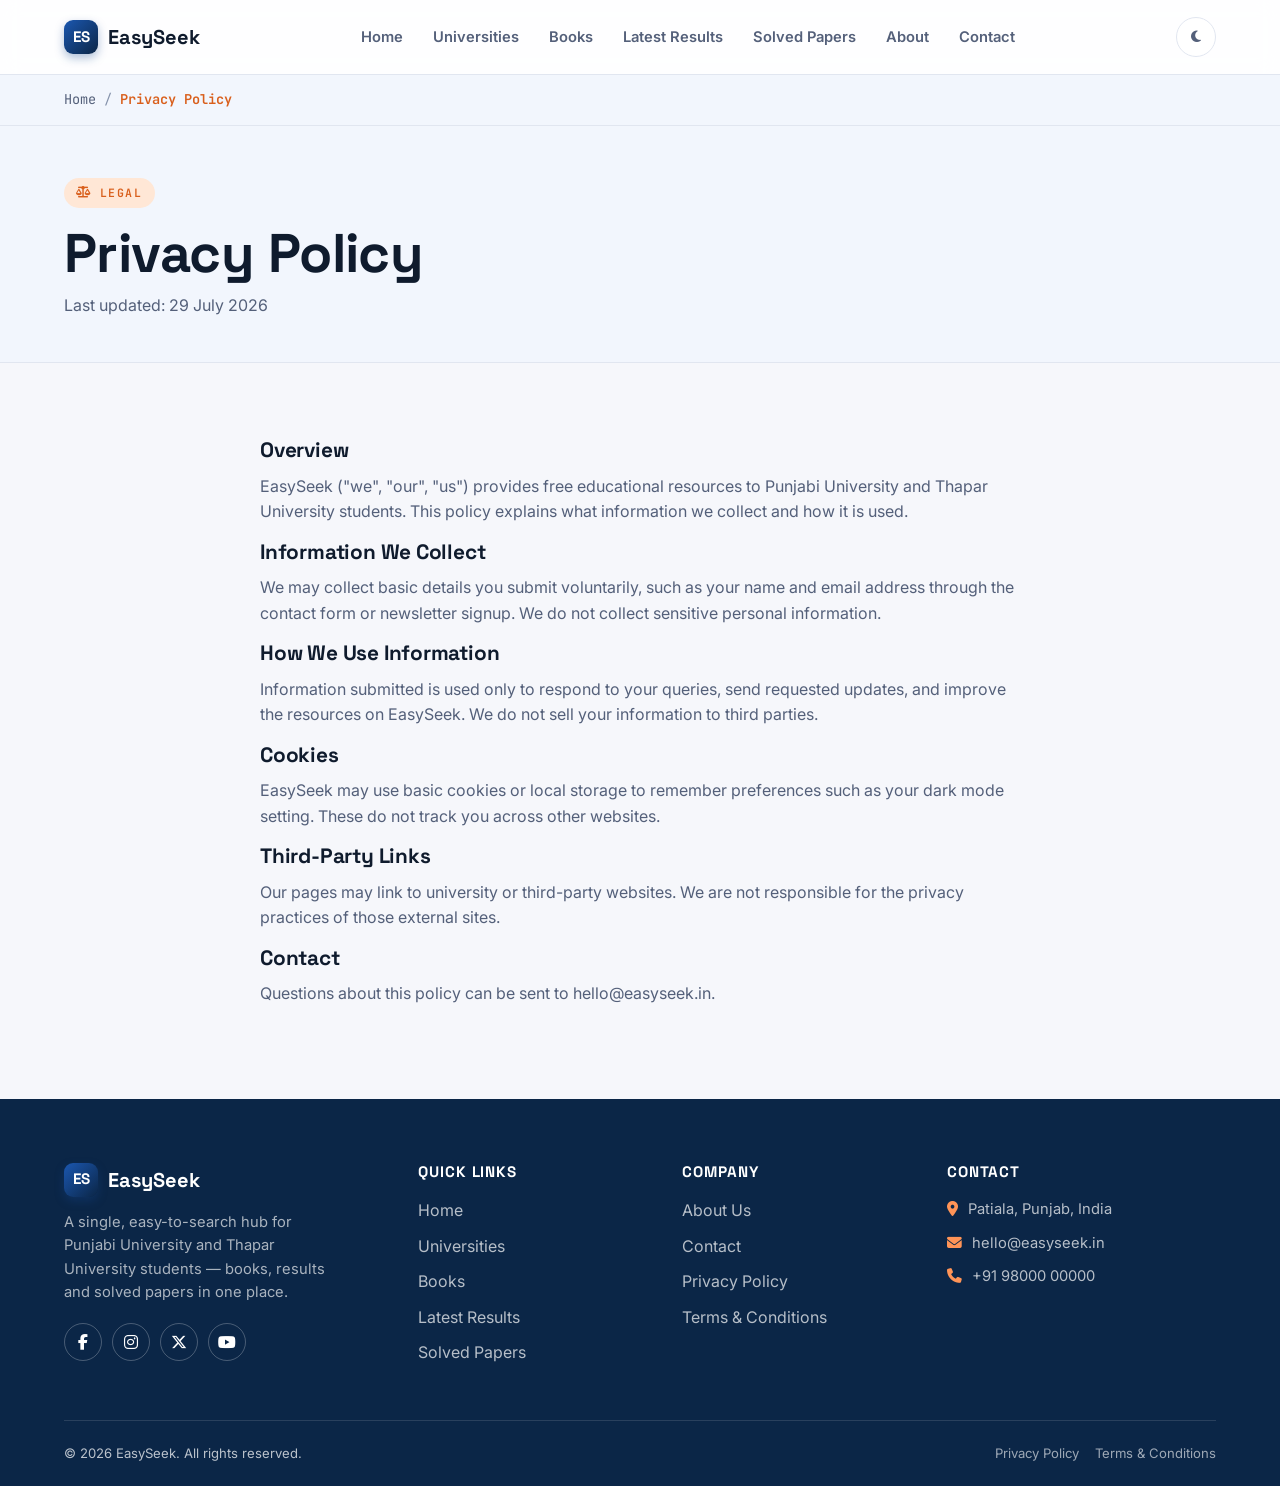
<file: privacy.html>
<!DOCTYPE html>
<html lang="en">
<head>
<meta charset="UTF-8">
<meta name="viewport" content="width=device-width, initial-scale=1.0">
<title>Privacy Policy &mdash; EasySeek</title>
<meta name="description" content="Privacy Policy for EasySeek, the educational resource hub for Punjabi University and Thapar University students.">
<meta name="robots" content="index, follow">
<link rel="canonical" href="https://easyseek.in/privacy.html">
<meta property="og:type" content="website">
<meta property="og:title" content="Privacy Policy &mdash; EasySeek">
<meta property="og:description" content="Privacy Policy for EasySeek, the educational resource hub for Punjabi University and Thapar University students.">
<meta property="og:url" content="https://easyseek.in/privacy.html">
<meta property="og:site_name" content="EasySeek">
<meta property="og:image" content="https://easyseek.in/assets/img/og-cover.jpg">
<meta name="twitter:card" content="summary_large_image">
<meta name="twitter:title" content="Privacy Policy &mdash; EasySeek">
<meta name="twitter:description" content="Privacy Policy for EasySeek, the educational resource hub for Punjabi University and Thapar University students.">
<link rel="icon" href="data:image/svg+xml,%3Csvg xmlns='http://www.w3.org/2000/svg' viewBox='0 0 100 100'%3E%3Crect width='100' height='100' rx='22' fill='%23154690'/%3E%3Ctext x='50' y='66' font-size='46' font-family='Arial' font-weight='700' fill='white' text-anchor='middle'%3EES%3C/text%3E%3C/svg%3E">
<link rel="preconnect" href="https://fonts.googleapis.com">
<link rel="preconnect" href="https://fonts.gstatic.com" crossorigin>
<link href="https://fonts.googleapis.com/css2?family=Space+Grotesk:wght@500;600;700&family=Inter:wght@400;500;600;700&family=JetBrains+Mono:wght@500;600&display=swap" rel="stylesheet">
<link rel="stylesheet" href="https://cdnjs.cloudflare.com/ajax/libs/font-awesome/6.5.1/css/all.min.css" integrity="sha512-DTOQO9RWCH3ppGqcWaEA1BIZOC6xxalwEsw9c2QQeAIftl+Vegovlnee1c9QX4TctnWMn13TZye+giMm8e2LwA==" crossorigin="anonymous" referrerpolicy="no-referrer">
<link rel="stylesheet" href="assets/css/style.css">

</head>
<body>
<div id="page-loader" aria-hidden="true"><div class="loader-stub"></div></div>
<header class="navbar">
  <div class="container">
    <a href="index.html" class="brand"><span class="mark" aria-hidden="true"></span> EasySeek</a>
    <nav aria-label="Primary">
      <ul class="nav-links" id="navLinks">
        <li><a href="index.html" class="">Home</a></li>
<li><a href="universities.html" class="">Universities</a></li>
<li><a href="books.html" class="">Books</a></li>
<li><a href="results.html" class="">Latest Results</a></li>
<li><a href="papers.html" class="">Solved Papers</a></li>
<li><a href="about.html" class="">About</a></li>
<li><a href="contact.html" class="">Contact</a></li>

      </ul>
    </nav>
    <div class="nav-actions">
      <button class="icon-btn" id="themeToggle" type="button" aria-label="Toggle dark mode"><i class="fa-solid fa-moon" aria-hidden="true"></i></button>
      <button class="nav-toggle" id="navToggle" type="button" aria-label="Toggle menu" aria-expanded="false"><span></span></button>
    </div>
  </div>
</header>
<div class="breadcrumb-bar">
  <div class="container">
    <nav class="breadcrumb" aria-label="Breadcrumb">
      <a href="index.html">Home</a><span class="sep">/</span><span class="current">Privacy Policy</span>
    </nav>
  </div>
</div>
<main>

<section class="page-head">
  <div class="container">
    <span class="eyebrow"><i class="fa-solid fa-scale-balanced"></i> Legal</span>
    <h1>Privacy Policy</h1>
    <p>Last updated: 29 July 2026</p>
  </div>
</section>
<section class="section">
  <div class="container">
    <div style="max-width:760px; margin:0 auto;" class="reveal">
      
<h2 style="font-size:1.3rem;">Overview</h2>
<p>EasySeek ("we", "our", "us") provides free educational resources to Punjabi University and Thapar University students. This policy explains what information we collect and how it is used.</p>
<h2 style="font-size:1.3rem;">Information We Collect</h2>
<p>We may collect basic details you submit voluntarily, such as your name and email address through the contact form or newsletter signup. We do not collect sensitive personal information.</p>
<h2 style="font-size:1.3rem;">How We Use Information</h2>
<p>Information submitted is used only to respond to your queries, send requested updates, and improve the resources on EasySeek. We do not sell your information to third parties.</p>
<h2 style="font-size:1.3rem;">Cookies</h2>
<p>EasySeek may use basic cookies or local storage to remember preferences such as your dark mode setting. These do not track you across other websites.</p>
<h2 style="font-size:1.3rem;">Third-Party Links</h2>
<p>Our pages may link to university or third-party websites. We are not responsible for the privacy practices of those external sites.</p>
<h2 style="font-size:1.3rem;">Contact</h2>
<p>Questions about this policy can be sent to hello@easyseek.in.</p>

    </div>
  </div>
</section>

</main>

<footer>
  <div class="container">
    <div class="footer-grid">
      <div class="footer-brand">
        <a href="index.html" class="brand"><span class="mark" aria-hidden="true"></span> EasySeek</a>
        <p style="margin-top:14px; max-width:280px; color:rgba(255,255,255,.65); font-size:.92rem;">A single, easy-to-search hub for Punjabi University and Thapar University students &mdash; books, results and solved papers in one place.</p>
        <div class="social-row">
          <a href="#" aria-label="EasySeek on Facebook"><i class="fa-brands fa-facebook-f"></i></a>
          <a href="#" aria-label="EasySeek on Instagram"><i class="fa-brands fa-instagram"></i></a>
          <a href="#" aria-label="EasySeek on Twitter / X"><i class="fa-brands fa-x-twitter"></i></a>
          <a href="#" aria-label="EasySeek on YouTube"><i class="fa-brands fa-youtube"></i></a>
        </div>
      </div>
      <div>
        <h4>Quick Links</h4>
        <ul>
          <li><a href="index.html">Home</a></li>
          <li><a href="universities.html">Universities</a></li>
          <li><a href="books.html">Books</a></li>
          <li><a href="results.html">Latest Results</a></li>
          <li><a href="papers.html">Solved Papers</a></li>
        </ul>
      </div>
      <div>
        <h4>Company</h4>
        <ul>
          <li><a href="about.html">About Us</a></li>
          <li><a href="contact.html">Contact</a></li>
          <li><a href="privacy.html">Privacy Policy</a></li>
          <li><a href="terms.html">Terms &amp; Conditions</a></li>
        </ul>
      </div>
      <div>
        <h4>Contact</h4>
        <ul class="footer-contact">
          <li><i class="fa-solid fa-location-dot"></i> Patiala, Punjab, India</li>
          <li><i class="fa-solid fa-envelope"></i> hello@easyseek.in</li>
          <li><i class="fa-solid fa-phone"></i> +91 98000 00000</li>
        </ul>
      </div>
    </div>
    <div class="footer-bottom">
      <span>&copy; <span data-year></span> EasySeek. All rights reserved.</span>
      <span><a href="privacy.html">Privacy Policy</a><a href="terms.html">Terms &amp; Conditions</a></span>
    </div>
  </div>
</footer>
<button class="scroll-top" id="scrollTop" aria-label="Scroll to top"><i class="fa-solid fa-arrow-up"></i></button>
<script src="assets/js/data.js"></script>
<script src="assets/js/main.js"></script>

</body>
</html>
</file>
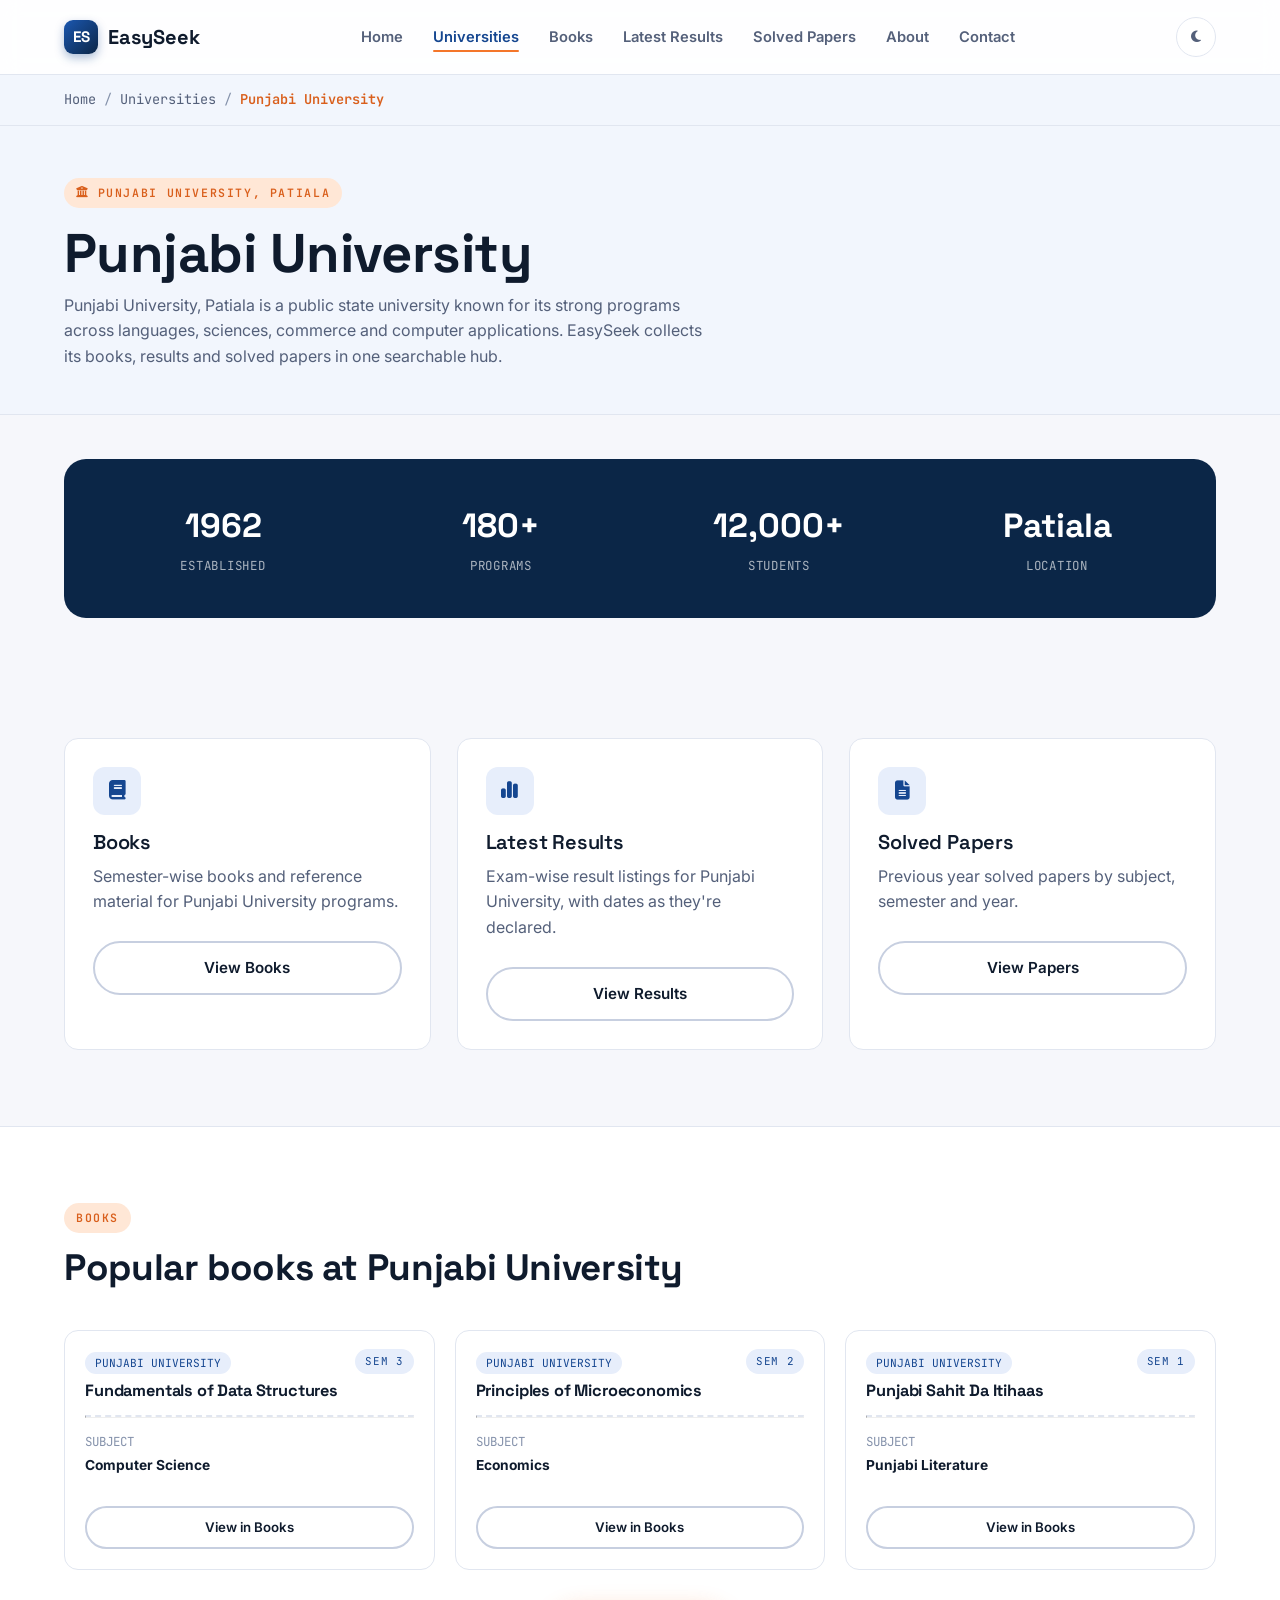
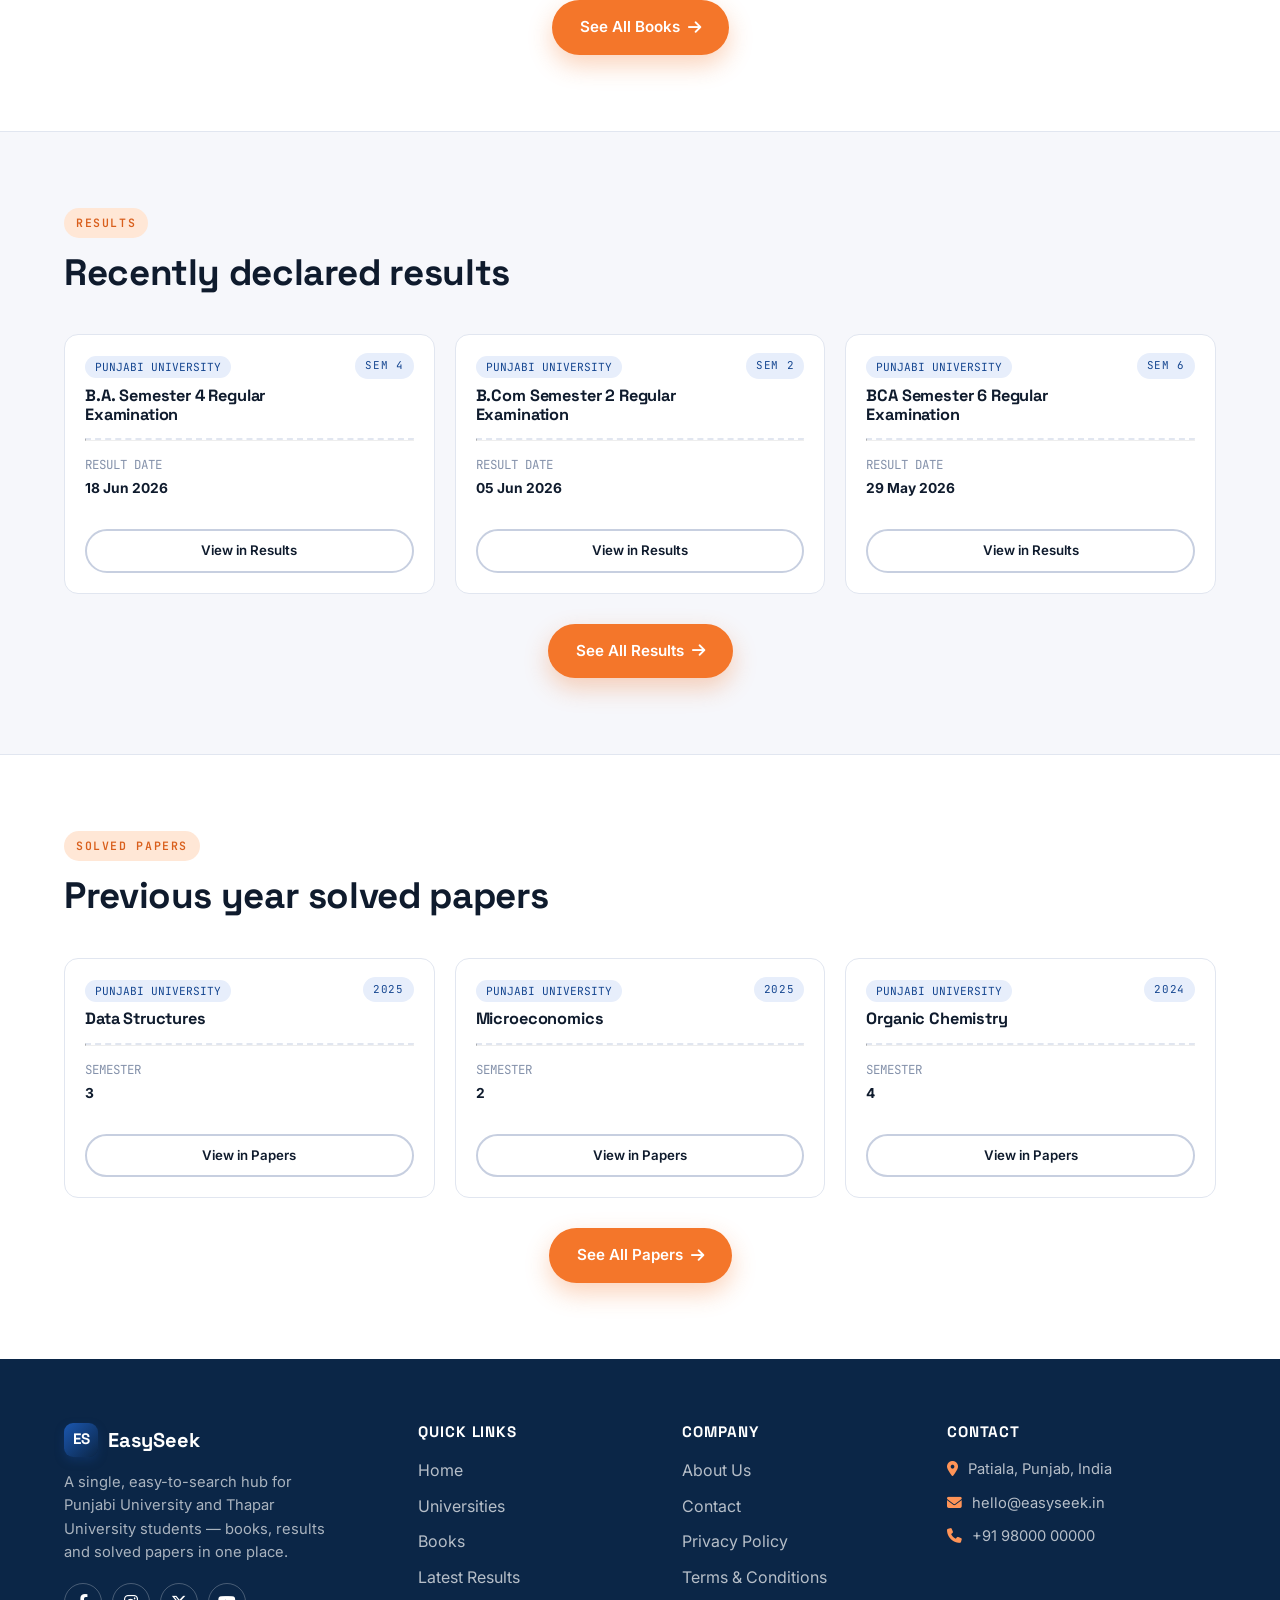
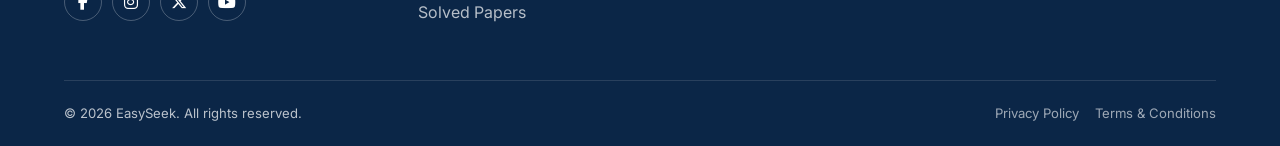
<file: punjabi-university.html>
<!DOCTYPE html>
<html lang="en">
<head>
<meta charset="UTF-8">
<meta name="viewport" content="width=device-width, initial-scale=1.0">
<title>Punjabi University &mdash; Books, Results &amp; Solved Papers | EasySeek</title>
<meta name="description" content="Punjabi University resources on EasySeek: syllabus books, latest results and previous year solved papers, organised by semester and subject.">
<meta name="robots" content="index, follow">
<link rel="canonical" href="https://easyseek.in/punjabi-university.html">
<meta property="og:type" content="website">
<meta property="og:title" content="Punjabi University &mdash; Books, Results &amp; Solved Papers | EasySeek">
<meta property="og:description" content="Punjabi University resources on EasySeek: syllabus books, latest results and previous year solved papers, organised by semester and subject.">
<meta property="og:url" content="https://easyseek.in/punjabi-university.html">
<meta property="og:site_name" content="EasySeek">
<meta property="og:image" content="https://easyseek.in/assets/img/og-cover.jpg">
<meta name="twitter:card" content="summary_large_image">
<meta name="twitter:title" content="Punjabi University &mdash; Books, Results &amp; Solved Papers | EasySeek">
<meta name="twitter:description" content="Punjabi University resources on EasySeek: syllabus books, latest results and previous year solved papers, organised by semester and subject.">
<link rel="icon" href="data:image/svg+xml,%3Csvg xmlns='http://www.w3.org/2000/svg' viewBox='0 0 100 100'%3E%3Crect width='100' height='100' rx='22' fill='%23154690'/%3E%3Ctext x='50' y='66' font-size='46' font-family='Arial' font-weight='700' fill='white' text-anchor='middle'%3EES%3C/text%3E%3C/svg%3E">
<link rel="preconnect" href="https://fonts.googleapis.com">
<link rel="preconnect" href="https://fonts.gstatic.com" crossorigin>
<link href="https://fonts.googleapis.com/css2?family=Space+Grotesk:wght@500;600;700&family=Inter:wght@400;500;600;700&family=JetBrains+Mono:wght@500;600&display=swap" rel="stylesheet">
<link rel="stylesheet" href="https://cdnjs.cloudflare.com/ajax/libs/font-awesome/6.5.1/css/all.min.css" integrity="sha512-DTOQO9RWCH3ppGqcWaEA1BIZOC6xxalwEsw9c2QQeAIftl+Vegovlnee1c9QX4TctnWMn13TZye+giMm8e2LwA==" crossorigin="anonymous" referrerpolicy="no-referrer">
<link rel="stylesheet" href="assets/css/style.css">

</head>
<body>
<div id="page-loader" aria-hidden="true"><div class="loader-stub"></div></div>
<header class="navbar">
  <div class="container">
    <a href="index.html" class="brand"><span class="mark" aria-hidden="true"></span> EasySeek</a>
    <nav aria-label="Primary">
      <ul class="nav-links" id="navLinks">
        <li><a href="index.html" class="">Home</a></li>
<li><a href="universities.html" class="active">Universities</a></li>
<li><a href="books.html" class="">Books</a></li>
<li><a href="results.html" class="">Latest Results</a></li>
<li><a href="papers.html" class="">Solved Papers</a></li>
<li><a href="about.html" class="">About</a></li>
<li><a href="contact.html" class="">Contact</a></li>

      </ul>
    </nav>
    <div class="nav-actions">
      <button class="icon-btn" id="themeToggle" type="button" aria-label="Toggle dark mode"><i class="fa-solid fa-moon" aria-hidden="true"></i></button>
      <button class="nav-toggle" id="navToggle" type="button" aria-label="Toggle menu" aria-expanded="false"><span></span></button>
    </div>
  </div>
</header>
<div class="breadcrumb-bar">
  <div class="container">
    <nav class="breadcrumb" aria-label="Breadcrumb">
      <a href="index.html">Home</a><span class="sep">/</span><a href="universities.html">Universities</a><span class="sep">/</span><span class="current">Punjabi University</span>
    </nav>
  </div>
</div>
<main>

<section class="page-head">
  <div class="container">
    <span class="eyebrow"><i class="fa-solid fa-building-columns"></i> Punjabi University, Patiala</span>
    <h1>Punjabi University</h1>
    <p>Punjabi University, Patiala is a public state university known for its strong programs across languages, sciences, commerce and computer applications. EasySeek collects its books, results and solved papers in one searchable hub.</p>
  </div>
</section>

<section class="section-tight">
  <div class="container">
    <div class="counter-strip" style="grid-template-columns:repeat(4,1fr);">
      <div class="counter-item"><b>1962</b><span>Established</span></div>
      <div class="counter-item"><b>180+</b><span>Programs</span></div>
      <div class="counter-item"><b>12,000+</b><span>Students</span></div>
      <div class="counter-item"><b>Patiala</b><span>Location</span></div>
    </div>
  </div>
</section>

<section class="section">
  <div class="container">
    <div class="grid-3">
      <div class="feature-card reveal">
        <div class="feature-icon"><i class="fa-solid fa-book"></i></div>
        <h3>Books</h3>
        <p>Semester-wise books and reference material for Punjabi University programs.</p>
        <a href="books.html?uni=punjabi" class="btn btn-outline btn-block" style="margin-top:10px;">View Books</a>
      </div>
      <div class="feature-card reveal">
        <div class="feature-icon"><i class="fa-solid fa-chart-simple"></i></div>
        <h3>Latest Results</h3>
        <p>Exam-wise result listings for Punjabi University, with dates as they're declared.</p>
        <a href="results.html?uni=punjabi" class="btn btn-outline btn-block" style="margin-top:10px;">View Results</a>
      </div>
      <div class="feature-card reveal">
        <div class="feature-icon"><i class="fa-solid fa-file-lines"></i></div>
        <h3>Solved Papers</h3>
        <p>Previous year solved papers by subject, semester and year.</p>
        <a href="papers.html?uni=punjabi" class="btn btn-outline btn-block" style="margin-top:10px;">View Papers</a>
      </div>
    </div>
  </div>
</section>

<section class="section" style="background:var(--paper-raised); border-top:1px solid var(--line); border-bottom:1px solid var(--line);">
  <div class="container">
    <div class="section-head left reveal">
      <span class="eyebrow">Books</span>
      <h2>Popular books at Punjabi University</h2>
    </div>
    <div class="data-grid" id="uniBooksPreview"></div>
    <div style="text-align:center; margin-top:30px;">
      <a href="books.html?uni=punjabi" class="btn btn-primary">See All Books <i class="fa-solid fa-arrow-right"></i></a>
    </div>
  </div>
</section>

<section class="section">
  <div class="container">
    <div class="section-head left reveal">
      <span class="eyebrow">Results</span>
      <h2>Recently declared results</h2>
    </div>
    <div class="data-grid" id="uniResultsPreview"></div>
    <div style="text-align:center; margin-top:30px;">
      <a href="results.html?uni=punjabi" class="btn btn-primary">See All Results <i class="fa-solid fa-arrow-right"></i></a>
    </div>
  </div>
</section>

<section class="section" style="background:var(--paper-raised); border-top:1px solid var(--line);">
  <div class="container">
    <div class="section-head left reveal">
      <span class="eyebrow">Solved Papers</span>
      <h2>Previous year solved papers</h2>
    </div>
    <div class="data-grid" id="uniPapersPreview"></div>
    <div style="text-align:center; margin-top:30px;">
      <a href="papers.html?uni=punjabi" class="btn btn-primary">See All Papers <i class="fa-solid fa-arrow-right"></i></a>
    </div>
  </div>
</section>

</main>

<footer>
  <div class="container">
    <div class="footer-grid">
      <div class="footer-brand">
        <a href="index.html" class="brand"><span class="mark" aria-hidden="true"></span> EasySeek</a>
        <p style="margin-top:14px; max-width:280px; color:rgba(255,255,255,.65); font-size:.92rem;">A single, easy-to-search hub for Punjabi University and Thapar University students &mdash; books, results and solved papers in one place.</p>
        <div class="social-row">
          <a href="#" aria-label="EasySeek on Facebook"><i class="fa-brands fa-facebook-f"></i></a>
          <a href="#" aria-label="EasySeek on Instagram"><i class="fa-brands fa-instagram"></i></a>
          <a href="#" aria-label="EasySeek on Twitter / X"><i class="fa-brands fa-x-twitter"></i></a>
          <a href="#" aria-label="EasySeek on YouTube"><i class="fa-brands fa-youtube"></i></a>
        </div>
      </div>
      <div>
        <h4>Quick Links</h4>
        <ul>
          <li><a href="index.html">Home</a></li>
          <li><a href="universities.html">Universities</a></li>
          <li><a href="books.html">Books</a></li>
          <li><a href="results.html">Latest Results</a></li>
          <li><a href="papers.html">Solved Papers</a></li>
        </ul>
      </div>
      <div>
        <h4>Company</h4>
        <ul>
          <li><a href="about.html">About Us</a></li>
          <li><a href="contact.html">Contact</a></li>
          <li><a href="privacy.html">Privacy Policy</a></li>
          <li><a href="terms.html">Terms &amp; Conditions</a></li>
        </ul>
      </div>
      <div>
        <h4>Contact</h4>
        <ul class="footer-contact">
          <li><i class="fa-solid fa-location-dot"></i> Patiala, Punjab, India</li>
          <li><i class="fa-solid fa-envelope"></i> hello@easyseek.in</li>
          <li><i class="fa-solid fa-phone"></i> +91 98000 00000</li>
        </ul>
      </div>
    </div>
    <div class="footer-bottom">
      <span>&copy; <span data-year></span> EasySeek. All rights reserved.</span>
      <span><a href="privacy.html">Privacy Policy</a><a href="terms.html">Terms &amp; Conditions</a></span>
    </div>
  </div>
</footer>
<button class="scroll-top" id="scrollTop" aria-label="Scroll to top"><i class="fa-solid fa-arrow-up"></i></button>
<script src="assets/js/data.js"></script>
<script src="assets/js/main.js"></script>
<script>
document.addEventListener("DOMContentLoaded", () => {
  const UNI = "punjabi";
  const badgeClass = UNI === "punjabi" ? "badge-punjabi" : "badge-thapar";
  const uniName = EASYSEEK_DATA.universities[UNI].name;

  const books = EASYSEEK_DATA.books.filter(b => b.university === UNI).slice(0,3);
  document.getElementById("uniBooksPreview").innerHTML = books.map(b => `
    <article class="stub-card"><div class="stub-head"><div><span class="badge-uni ${badgeClass}">${uniName}</span><h4>${b.name}</h4></div><span class="stub-badge">Sem ${b.semester}</span></div><hr class="stub-dash"><div class="stub-meta"><div>Subject<b>${b.subject}</b></div></div><div class="stub-actions"><a href="books.html?uni=${UNI}" class="btn btn-outline btn-sm btn-block">View in Books</a></div></article>`).join("");

  const results = EASYSEEK_DATA.results.filter(r => r.university === UNI).slice(0,3);
  document.getElementById("uniResultsPreview").innerHTML = results.map(r => `
    <article class="stub-card"><div class="stub-head"><div><span class="badge-uni ${badgeClass}">${uniName}</span><h4>${r.exam}</h4></div><span class="stub-badge">Sem ${r.semester}</span></div><hr class="stub-dash"><div class="stub-meta"><div>Result Date<b>${r.date}</b></div></div><div class="stub-actions"><a href="results.html?uni=${UNI}" class="btn btn-outline btn-sm btn-block">View in Results</a></div></article>`).join("");

  const papers = EASYSEEK_DATA.papers.filter(p => p.university === UNI).slice(0,3);
  document.getElementById("uniPapersPreview").innerHTML = papers.map(p => `
    <article class="stub-card"><div class="stub-head"><div><span class="badge-uni ${badgeClass}">${uniName}</span><h4>${p.subject}</h4></div><span class="stub-badge">${p.year}</span></div><hr class="stub-dash"><div class="stub-meta"><div>Semester<b>${p.semester}</b></div></div><div class="stub-actions"><a href="papers.html?uni=${UNI}" class="btn btn-outline btn-sm btn-block">View in Papers</a></div></article>`).join("");
});
</script>
</body>
</html>
</file>
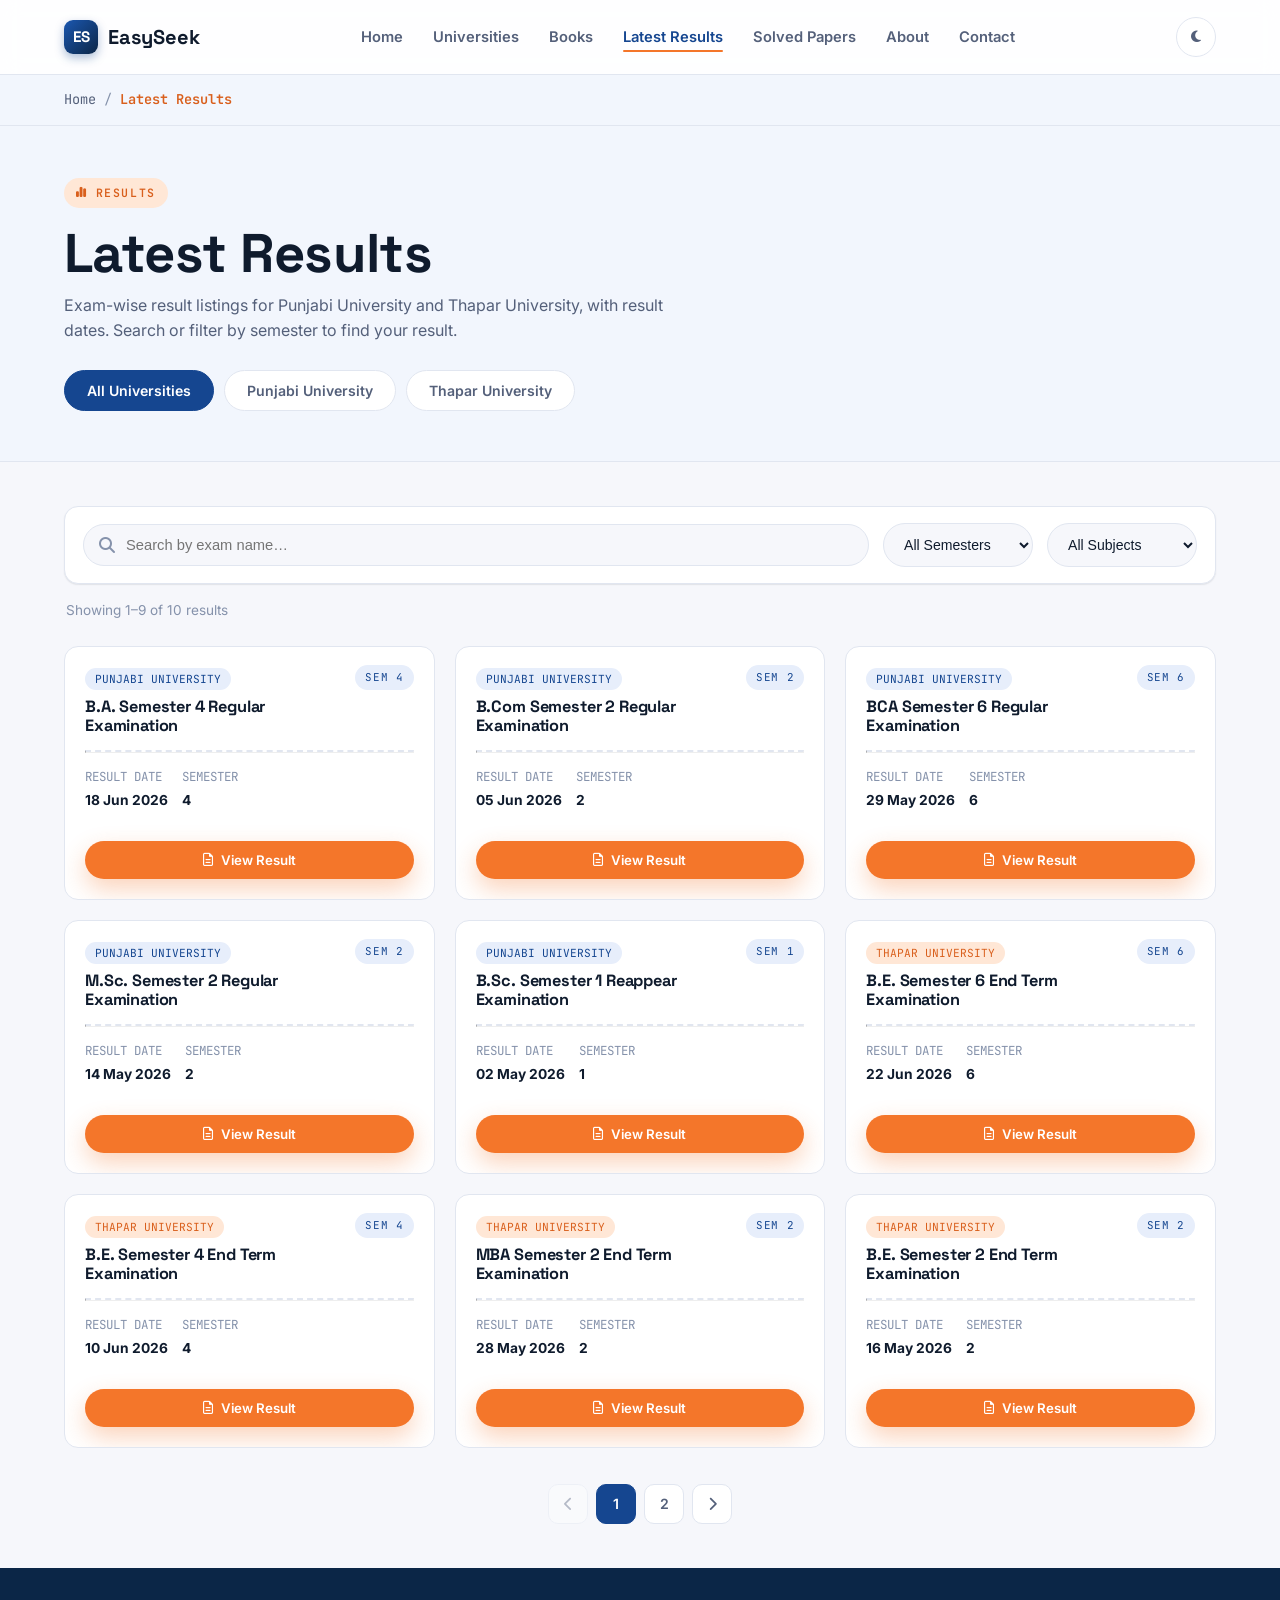
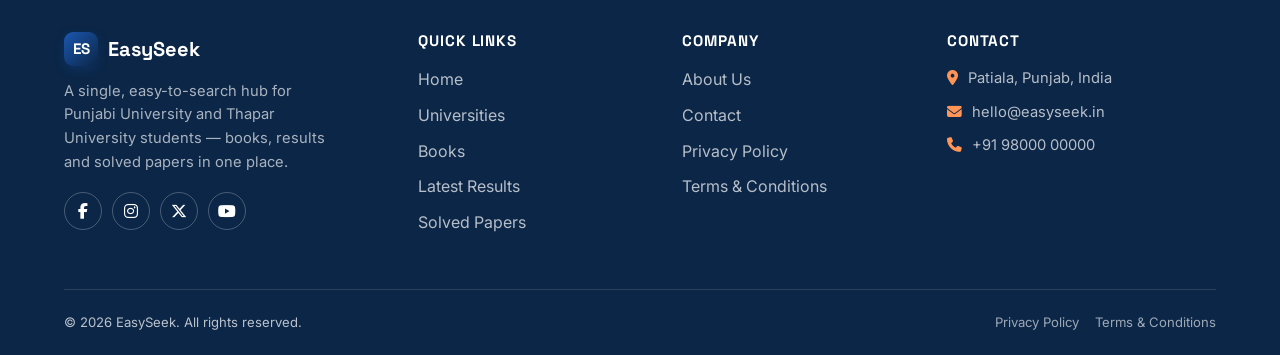
<file: results.html>
<!DOCTYPE html>
<html lang="en">
<head>
<meta charset="UTF-8">
<meta name="viewport" content="width=device-width, initial-scale=1.0">
<title>Latest Results &mdash; Punjabi &amp; Thapar University | EasySeek</title>
<meta name="description" content="Browse latest results for Punjabi University and Thapar University on EasySeek, with search and filters by semester.">
<meta name="robots" content="index, follow">
<link rel="canonical" href="https://easyseek.in/results.html">
<meta property="og:type" content="website">
<meta property="og:title" content="Latest Results &mdash; Punjabi &amp; Thapar University | EasySeek">
<meta property="og:description" content="Browse latest results for Punjabi University and Thapar University on EasySeek, with search and filters by semester.">
<meta property="og:url" content="https://easyseek.in/results.html">
<meta property="og:site_name" content="EasySeek">
<meta property="og:image" content="https://easyseek.in/assets/img/og-cover.jpg">
<meta name="twitter:card" content="summary_large_image">
<meta name="twitter:title" content="Latest Results &mdash; Punjabi &amp; Thapar University | EasySeek">
<meta name="twitter:description" content="Browse latest results for Punjabi University and Thapar University on EasySeek, with search and filters by semester.">
<link rel="icon" href="data:image/svg+xml,%3Csvg xmlns='http://www.w3.org/2000/svg' viewBox='0 0 100 100'%3E%3Crect width='100' height='100' rx='22' fill='%23154690'/%3E%3Ctext x='50' y='66' font-size='46' font-family='Arial' font-weight='700' fill='white' text-anchor='middle'%3EES%3C/text%3E%3C/svg%3E">
<link rel="preconnect" href="https://fonts.googleapis.com">
<link rel="preconnect" href="https://fonts.gstatic.com" crossorigin>
<link href="https://fonts.googleapis.com/css2?family=Space+Grotesk:wght@500;600;700&family=Inter:wght@400;500;600;700&family=JetBrains+Mono:wght@500;600&display=swap" rel="stylesheet">
<link rel="stylesheet" href="https://cdnjs.cloudflare.com/ajax/libs/font-awesome/6.5.1/css/all.min.css" integrity="sha512-DTOQO9RWCH3ppGqcWaEA1BIZOC6xxalwEsw9c2QQeAIftl+Vegovlnee1c9QX4TctnWMn13TZye+giMm8e2LwA==" crossorigin="anonymous" referrerpolicy="no-referrer">
<link rel="stylesheet" href="assets/css/style.css">

</head>
<body>
<div id="page-loader" aria-hidden="true"><div class="loader-stub"></div></div>
<header class="navbar">
  <div class="container">
    <a href="index.html" class="brand"><span class="mark" aria-hidden="true"></span> EasySeek</a>
    <nav aria-label="Primary">
      <ul class="nav-links" id="navLinks">
        <li><a href="index.html" class="">Home</a></li>
<li><a href="universities.html" class="">Universities</a></li>
<li><a href="books.html" class="">Books</a></li>
<li><a href="results.html" class="active">Latest Results</a></li>
<li><a href="papers.html" class="">Solved Papers</a></li>
<li><a href="about.html" class="">About</a></li>
<li><a href="contact.html" class="">Contact</a></li>

      </ul>
    </nav>
    <div class="nav-actions">
      <button class="icon-btn" id="themeToggle" type="button" aria-label="Toggle dark mode"><i class="fa-solid fa-moon" aria-hidden="true"></i></button>
      <button class="nav-toggle" id="navToggle" type="button" aria-label="Toggle menu" aria-expanded="false"><span></span></button>
    </div>
  </div>
</header>
<div class="breadcrumb-bar">
  <div class="container">
    <nav class="breadcrumb" aria-label="Breadcrumb">
      <a href="index.html">Home</a><span class="sep">/</span><span class="current">Latest Results</span>
    </nav>
  </div>
</div>
<main>

<section class="page-head">
  <div class="container">
    <span class="eyebrow"><i class="fa-solid fa-chart-simple"></i> Results</span>
    <h1>Latest Results</h1>
    <p>Exam-wise result listings for Punjabi University and Thapar University, with result dates. Search or filter by semester to find your result.</p>
    <div class="uni-tabs">
      <button class="uni-tab active" data-uni="all">All Universities</button>
      <button class="uni-tab" data-uni="punjabi">Punjabi University</button>
      <button class="uni-tab" data-uni="thapar">Thapar University</button>
    </div>
  </div>
</section>

<section class="section-tight">
  <div class="container">
    <div class="toolbar">
      <div class="search-box">
        <i class="fa-solid fa-magnifying-glass"></i>
        <input type="search" id="searchInput" placeholder="Search by exam name&hellip;" aria-label="Search">
      </div>
      <select class="filter-select" id="semesterFilter" aria-label="Filter by semester">
        <option value="all">All Semesters</option><option value="1">Semester 1</option><option value="2">Semester 2</option><option value="3">Semester 3</option><option value="4">Semester 4</option><option value="5">Semester 5</option><option value="6">Semester 6</option>
      </select>
      <select class="filter-select" id="secondFilter" aria-label="Filter by subjects">
        <option value="all">All Subjects</option>
      </select>
    </div>
    <p class="result-count" id="resultCount"></p>
    <div class="data-grid" id="listingGrid"></div>
    <nav class="pagination" id="pagination" aria-label="Pagination"></nav>
  </div>
</section>

</main>

<footer>
  <div class="container">
    <div class="footer-grid">
      <div class="footer-brand">
        <a href="index.html" class="brand"><span class="mark" aria-hidden="true"></span> EasySeek</a>
        <p style="margin-top:14px; max-width:280px; color:rgba(255,255,255,.65); font-size:.92rem;">A single, easy-to-search hub for Punjabi University and Thapar University students &mdash; books, results and solved papers in one place.</p>
        <div class="social-row">
          <a href="#" aria-label="EasySeek on Facebook"><i class="fa-brands fa-facebook-f"></i></a>
          <a href="#" aria-label="EasySeek on Instagram"><i class="fa-brands fa-instagram"></i></a>
          <a href="#" aria-label="EasySeek on Twitter / X"><i class="fa-brands fa-x-twitter"></i></a>
          <a href="#" aria-label="EasySeek on YouTube"><i class="fa-brands fa-youtube"></i></a>
        </div>
      </div>
      <div>
        <h4>Quick Links</h4>
        <ul>
          <li><a href="index.html">Home</a></li>
          <li><a href="universities.html">Universities</a></li>
          <li><a href="books.html">Books</a></li>
          <li><a href="results.html">Latest Results</a></li>
          <li><a href="papers.html">Solved Papers</a></li>
        </ul>
      </div>
      <div>
        <h4>Company</h4>
        <ul>
          <li><a href="about.html">About Us</a></li>
          <li><a href="contact.html">Contact</a></li>
          <li><a href="privacy.html">Privacy Policy</a></li>
          <li><a href="terms.html">Terms &amp; Conditions</a></li>
        </ul>
      </div>
      <div>
        <h4>Contact</h4>
        <ul class="footer-contact">
          <li><i class="fa-solid fa-location-dot"></i> Patiala, Punjab, India</li>
          <li><i class="fa-solid fa-envelope"></i> hello@easyseek.in</li>
          <li><i class="fa-solid fa-phone"></i> +91 98000 00000</li>
        </ul>
      </div>
    </div>
    <div class="footer-bottom">
      <span>&copy; <span data-year></span> EasySeek. All rights reserved.</span>
      <span><a href="privacy.html">Privacy Policy</a><a href="terms.html">Terms &amp; Conditions</a></span>
    </div>
  </div>
</footer>
<button class="scroll-top" id="scrollTop" aria-label="Scroll to top"><i class="fa-solid fa-arrow-up"></i></button>
<script src="assets/js/data.js"></script>
<script src="assets/js/main.js"></script>
<script>const LISTING_CONFIG = { dataset: "results", type: "results", pageSize: 9 };</script>
<script src="assets/js/listings.js"></script>
</body>
</html>
</file>
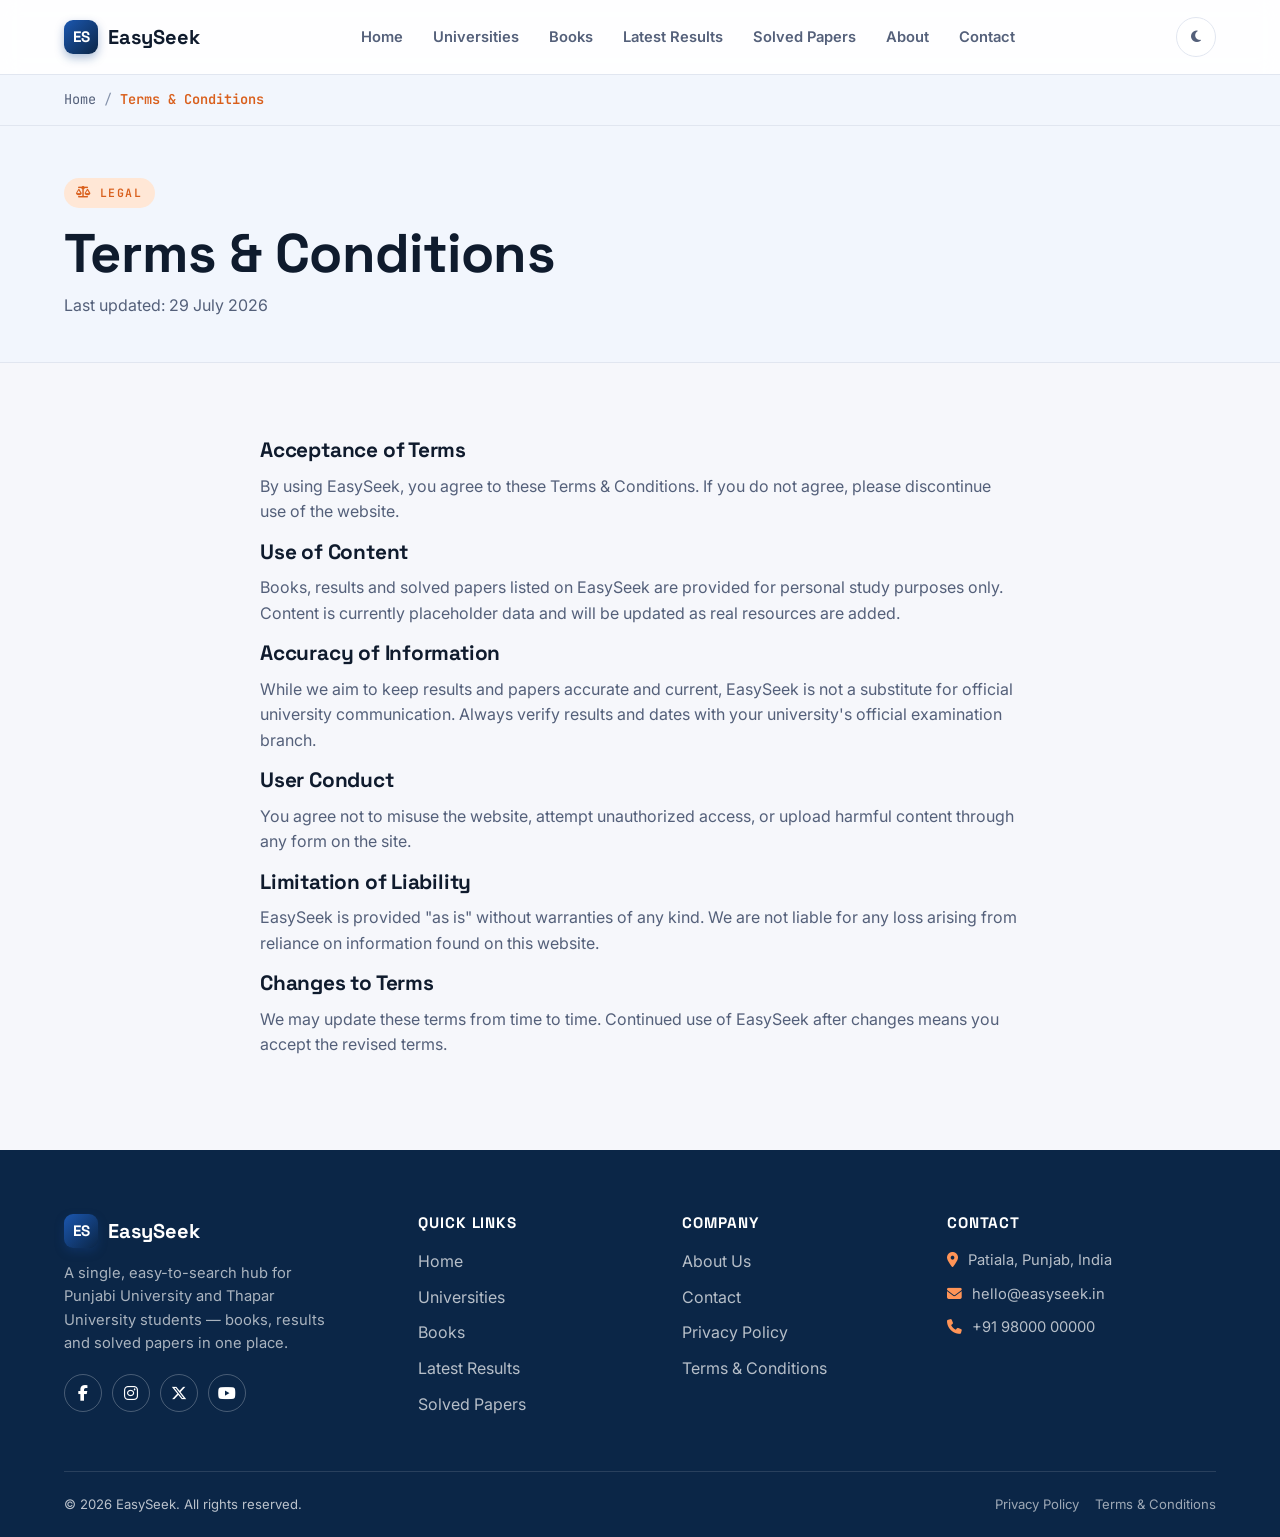
<file: terms.html>
<!DOCTYPE html>
<html lang="en">
<head>
<meta charset="UTF-8">
<meta name="viewport" content="width=device-width, initial-scale=1.0">
<title>Terms &amp; Conditions &mdash; EasySeek</title>
<meta name="description" content="Terms &amp; Conditions for EasySeek, the educational resource hub for Punjabi University and Thapar University students.">
<meta name="robots" content="index, follow">
<link rel="canonical" href="https://easyseek.in/terms.html">
<meta property="og:type" content="website">
<meta property="og:title" content="Terms &amp; Conditions &mdash; EasySeek">
<meta property="og:description" content="Terms &amp; Conditions for EasySeek, the educational resource hub for Punjabi University and Thapar University students.">
<meta property="og:url" content="https://easyseek.in/terms.html">
<meta property="og:site_name" content="EasySeek">
<meta property="og:image" content="https://easyseek.in/assets/img/og-cover.jpg">
<meta name="twitter:card" content="summary_large_image">
<meta name="twitter:title" content="Terms &amp; Conditions &mdash; EasySeek">
<meta name="twitter:description" content="Terms &amp; Conditions for EasySeek, the educational resource hub for Punjabi University and Thapar University students.">
<link rel="icon" href="data:image/svg+xml,%3Csvg xmlns='http://www.w3.org/2000/svg' viewBox='0 0 100 100'%3E%3Crect width='100' height='100' rx='22' fill='%23154690'/%3E%3Ctext x='50' y='66' font-size='46' font-family='Arial' font-weight='700' fill='white' text-anchor='middle'%3EES%3C/text%3E%3C/svg%3E">
<link rel="preconnect" href="https://fonts.googleapis.com">
<link rel="preconnect" href="https://fonts.gstatic.com" crossorigin>
<link href="https://fonts.googleapis.com/css2?family=Space+Grotesk:wght@500;600;700&family=Inter:wght@400;500;600;700&family=JetBrains+Mono:wght@500;600&display=swap" rel="stylesheet">
<link rel="stylesheet" href="https://cdnjs.cloudflare.com/ajax/libs/font-awesome/6.5.1/css/all.min.css" integrity="sha512-DTOQO9RWCH3ppGqcWaEA1BIZOC6xxalwEsw9c2QQeAIftl+Vegovlnee1c9QX4TctnWMn13TZye+giMm8e2LwA==" crossorigin="anonymous" referrerpolicy="no-referrer">
<link rel="stylesheet" href="assets/css/style.css">

</head>
<body>
<div id="page-loader" aria-hidden="true"><div class="loader-stub"></div></div>
<header class="navbar">
  <div class="container">
    <a href="index.html" class="brand"><span class="mark" aria-hidden="true"></span> EasySeek</a>
    <nav aria-label="Primary">
      <ul class="nav-links" id="navLinks">
        <li><a href="index.html" class="">Home</a></li>
<li><a href="universities.html" class="">Universities</a></li>
<li><a href="books.html" class="">Books</a></li>
<li><a href="results.html" class="">Latest Results</a></li>
<li><a href="papers.html" class="">Solved Papers</a></li>
<li><a href="about.html" class="">About</a></li>
<li><a href="contact.html" class="">Contact</a></li>

      </ul>
    </nav>
    <div class="nav-actions">
      <button class="icon-btn" id="themeToggle" type="button" aria-label="Toggle dark mode"><i class="fa-solid fa-moon" aria-hidden="true"></i></button>
      <button class="nav-toggle" id="navToggle" type="button" aria-label="Toggle menu" aria-expanded="false"><span></span></button>
    </div>
  </div>
</header>
<div class="breadcrumb-bar">
  <div class="container">
    <nav class="breadcrumb" aria-label="Breadcrumb">
      <a href="index.html">Home</a><span class="sep">/</span><span class="current">Terms &amp; Conditions</span>
    </nav>
  </div>
</div>
<main>

<section class="page-head">
  <div class="container">
    <span class="eyebrow"><i class="fa-solid fa-scale-balanced"></i> Legal</span>
    <h1>Terms &amp; Conditions</h1>
    <p>Last updated: 29 July 2026</p>
  </div>
</section>
<section class="section">
  <div class="container">
    <div style="max-width:760px; margin:0 auto;" class="reveal">
      
<h2 style="font-size:1.3rem;">Acceptance of Terms</h2>
<p>By using EasySeek, you agree to these Terms &amp; Conditions. If you do not agree, please discontinue use of the website.</p>
<h2 style="font-size:1.3rem;">Use of Content</h2>
<p>Books, results and solved papers listed on EasySeek are provided for personal study purposes only. Content is currently placeholder data and will be updated as real resources are added.</p>
<h2 style="font-size:1.3rem;">Accuracy of Information</h2>
<p>While we aim to keep results and papers accurate and current, EasySeek is not a substitute for official university communication. Always verify results and dates with your university's official examination branch.</p>
<h2 style="font-size:1.3rem;">User Conduct</h2>
<p>You agree not to misuse the website, attempt unauthorized access, or upload harmful content through any form on the site.</p>
<h2 style="font-size:1.3rem;">Limitation of Liability</h2>
<p>EasySeek is provided "as is" without warranties of any kind. We are not liable for any loss arising from reliance on information found on this website.</p>
<h2 style="font-size:1.3rem;">Changes to Terms</h2>
<p>We may update these terms from time to time. Continued use of EasySeek after changes means you accept the revised terms.</p>

    </div>
  </div>
</section>

</main>

<footer>
  <div class="container">
    <div class="footer-grid">
      <div class="footer-brand">
        <a href="index.html" class="brand"><span class="mark" aria-hidden="true"></span> EasySeek</a>
        <p style="margin-top:14px; max-width:280px; color:rgba(255,255,255,.65); font-size:.92rem;">A single, easy-to-search hub for Punjabi University and Thapar University students &mdash; books, results and solved papers in one place.</p>
        <div class="social-row">
          <a href="#" aria-label="EasySeek on Facebook"><i class="fa-brands fa-facebook-f"></i></a>
          <a href="#" aria-label="EasySeek on Instagram"><i class="fa-brands fa-instagram"></i></a>
          <a href="#" aria-label="EasySeek on Twitter / X"><i class="fa-brands fa-x-twitter"></i></a>
          <a href="#" aria-label="EasySeek on YouTube"><i class="fa-brands fa-youtube"></i></a>
        </div>
      </div>
      <div>
        <h4>Quick Links</h4>
        <ul>
          <li><a href="index.html">Home</a></li>
          <li><a href="universities.html">Universities</a></li>
          <li><a href="books.html">Books</a></li>
          <li><a href="results.html">Latest Results</a></li>
          <li><a href="papers.html">Solved Papers</a></li>
        </ul>
      </div>
      <div>
        <h4>Company</h4>
        <ul>
          <li><a href="about.html">About Us</a></li>
          <li><a href="contact.html">Contact</a></li>
          <li><a href="privacy.html">Privacy Policy</a></li>
          <li><a href="terms.html">Terms &amp; Conditions</a></li>
        </ul>
      </div>
      <div>
        <h4>Contact</h4>
        <ul class="footer-contact">
          <li><i class="fa-solid fa-location-dot"></i> Patiala, Punjab, India</li>
          <li><i class="fa-solid fa-envelope"></i> hello@easyseek.in</li>
          <li><i class="fa-solid fa-phone"></i> +91 98000 00000</li>
        </ul>
      </div>
    </div>
    <div class="footer-bottom">
      <span>&copy; <span data-year></span> EasySeek. All rights reserved.</span>
      <span><a href="privacy.html">Privacy Policy</a><a href="terms.html">Terms &amp; Conditions</a></span>
    </div>
  </div>
</footer>
<button class="scroll-top" id="scrollTop" aria-label="Scroll to top"><i class="fa-solid fa-arrow-up"></i></button>
<script src="assets/js/data.js"></script>
<script src="assets/js/main.js"></script>

</body>
</html>
</file>
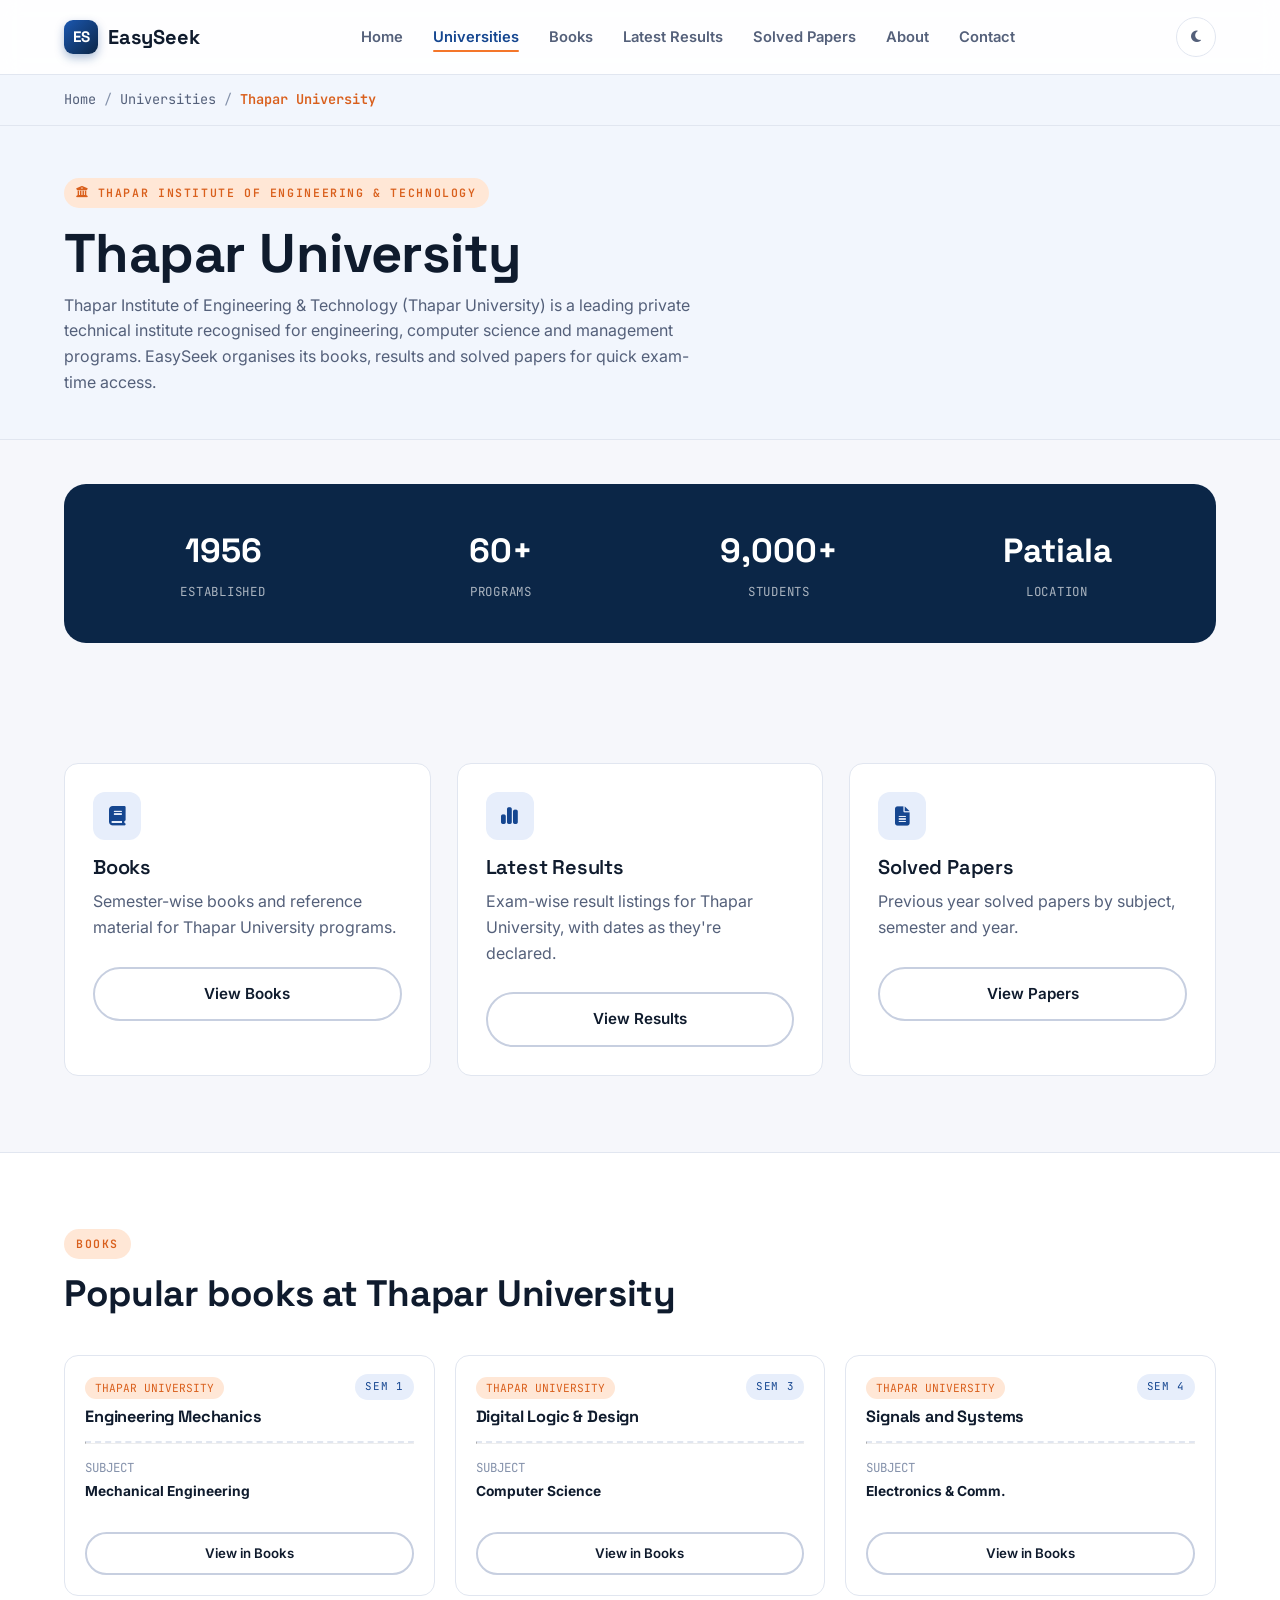
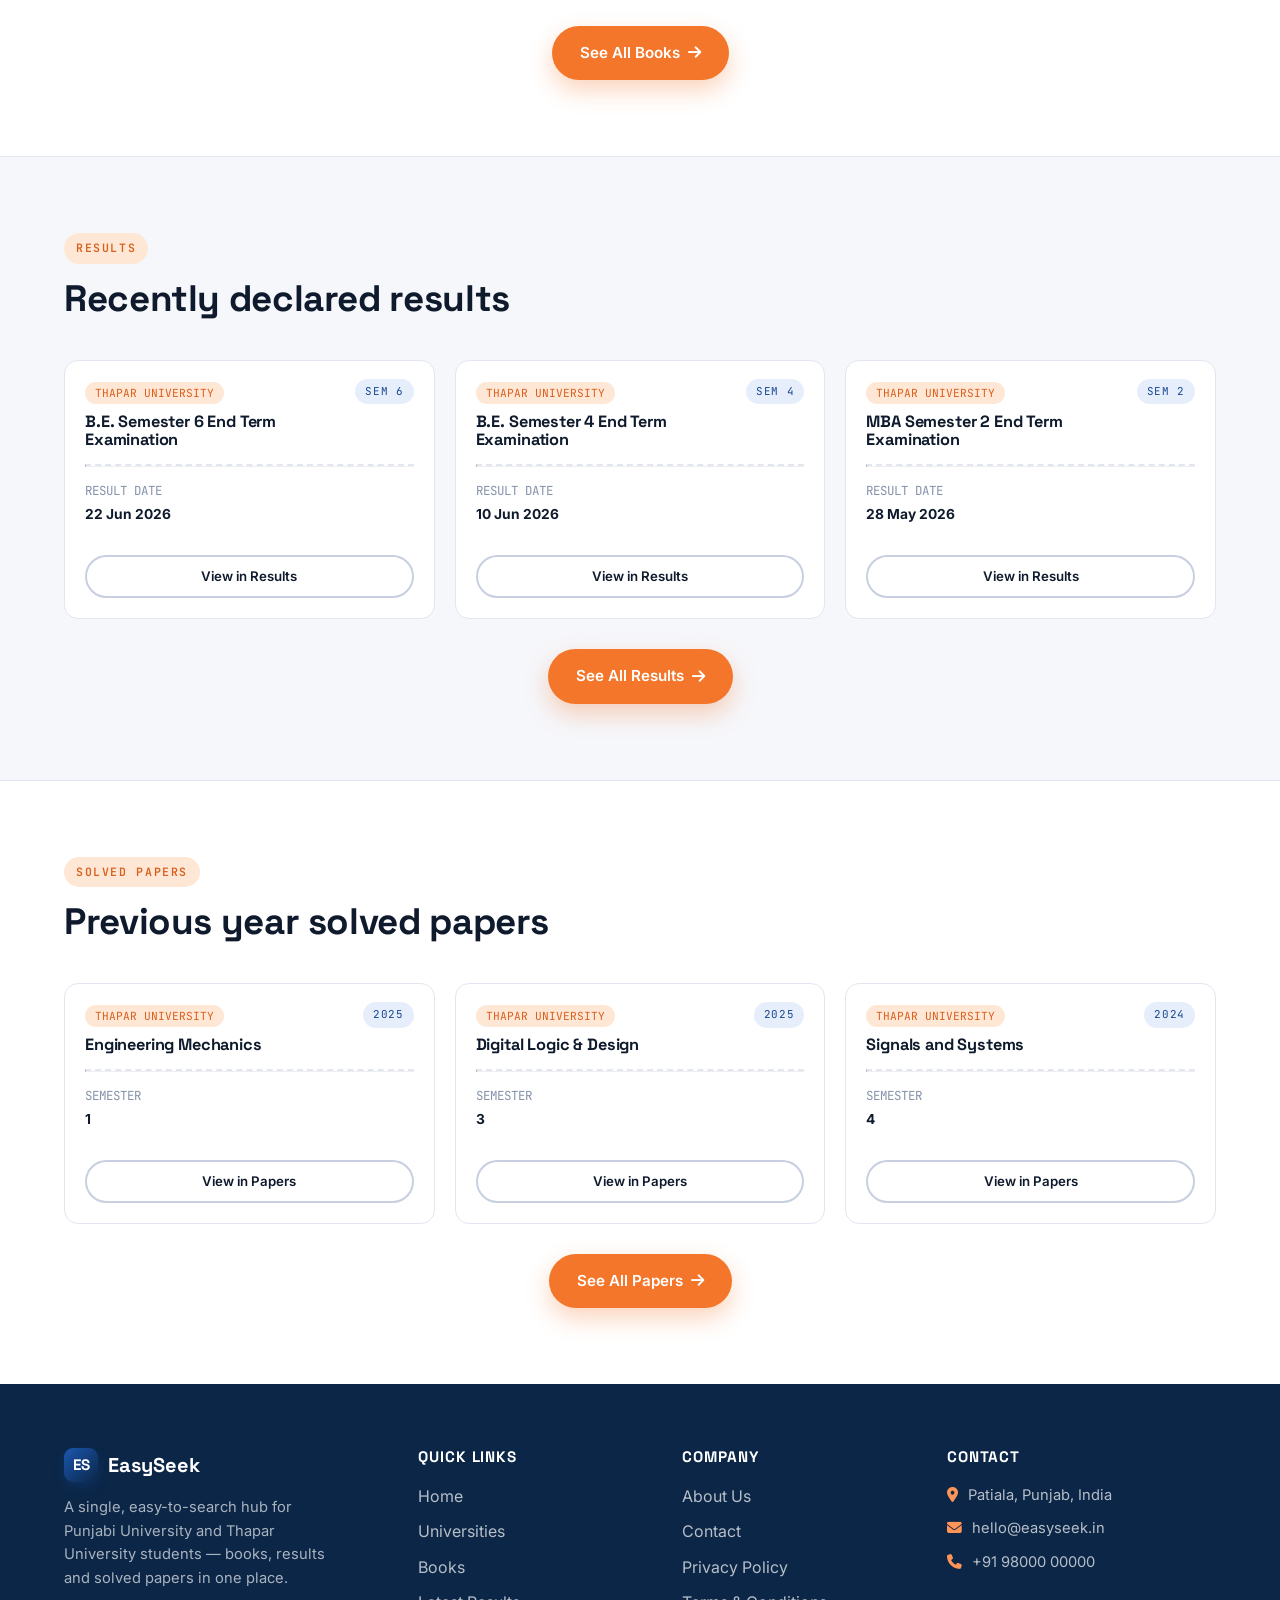
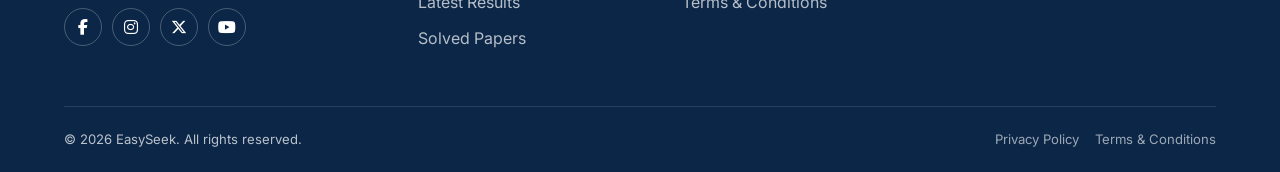
<file: thapar-university.html>
<!DOCTYPE html>
<html lang="en">
<head>
<meta charset="UTF-8">
<meta name="viewport" content="width=device-width, initial-scale=1.0">
<title>Thapar University &mdash; Books, Results &amp; Solved Papers | EasySeek</title>
<meta name="description" content="Thapar University resources on EasySeek: syllabus books, latest results and previous year solved papers, organised by semester and subject.">
<meta name="robots" content="index, follow">
<link rel="canonical" href="https://easyseek.in/thapar-university.html">
<meta property="og:type" content="website">
<meta property="og:title" content="Thapar University &mdash; Books, Results &amp; Solved Papers | EasySeek">
<meta property="og:description" content="Thapar University resources on EasySeek: syllabus books, latest results and previous year solved papers, organised by semester and subject.">
<meta property="og:url" content="https://easyseek.in/thapar-university.html">
<meta property="og:site_name" content="EasySeek">
<meta property="og:image" content="https://easyseek.in/assets/img/og-cover.jpg">
<meta name="twitter:card" content="summary_large_image">
<meta name="twitter:title" content="Thapar University &mdash; Books, Results &amp; Solved Papers | EasySeek">
<meta name="twitter:description" content="Thapar University resources on EasySeek: syllabus books, latest results and previous year solved papers, organised by semester and subject.">
<link rel="icon" href="data:image/svg+xml,%3Csvg xmlns='http://www.w3.org/2000/svg' viewBox='0 0 100 100'%3E%3Crect width='100' height='100' rx='22' fill='%23154690'/%3E%3Ctext x='50' y='66' font-size='46' font-family='Arial' font-weight='700' fill='white' text-anchor='middle'%3EES%3C/text%3E%3C/svg%3E">
<link rel="preconnect" href="https://fonts.googleapis.com">
<link rel="preconnect" href="https://fonts.gstatic.com" crossorigin>
<link href="https://fonts.googleapis.com/css2?family=Space+Grotesk:wght@500;600;700&family=Inter:wght@400;500;600;700&family=JetBrains+Mono:wght@500;600&display=swap" rel="stylesheet">
<link rel="stylesheet" href="https://cdnjs.cloudflare.com/ajax/libs/font-awesome/6.5.1/css/all.min.css" integrity="sha512-DTOQO9RWCH3ppGqcWaEA1BIZOC6xxalwEsw9c2QQeAIftl+Vegovlnee1c9QX4TctnWMn13TZye+giMm8e2LwA==" crossorigin="anonymous" referrerpolicy="no-referrer">
<link rel="stylesheet" href="assets/css/style.css">

</head>
<body>
<div id="page-loader" aria-hidden="true"><div class="loader-stub"></div></div>
<header class="navbar">
  <div class="container">
    <a href="index.html" class="brand"><span class="mark" aria-hidden="true"></span> EasySeek</a>
    <nav aria-label="Primary">
      <ul class="nav-links" id="navLinks">
        <li><a href="index.html" class="">Home</a></li>
<li><a href="universities.html" class="active">Universities</a></li>
<li><a href="books.html" class="">Books</a></li>
<li><a href="results.html" class="">Latest Results</a></li>
<li><a href="papers.html" class="">Solved Papers</a></li>
<li><a href="about.html" class="">About</a></li>
<li><a href="contact.html" class="">Contact</a></li>

      </ul>
    </nav>
    <div class="nav-actions">
      <button class="icon-btn" id="themeToggle" type="button" aria-label="Toggle dark mode"><i class="fa-solid fa-moon" aria-hidden="true"></i></button>
      <button class="nav-toggle" id="navToggle" type="button" aria-label="Toggle menu" aria-expanded="false"><span></span></button>
    </div>
  </div>
</header>
<div class="breadcrumb-bar">
  <div class="container">
    <nav class="breadcrumb" aria-label="Breadcrumb">
      <a href="index.html">Home</a><span class="sep">/</span><a href="universities.html">Universities</a><span class="sep">/</span><span class="current">Thapar University</span>
    </nav>
  </div>
</div>
<main>

<section class="page-head">
  <div class="container">
    <span class="eyebrow"><i class="fa-solid fa-building-columns"></i> Thapar Institute of Engineering &amp; Technology</span>
    <h1>Thapar University</h1>
    <p>Thapar Institute of Engineering &amp; Technology (Thapar University) is a leading private technical institute recognised for engineering, computer science and management programs. EasySeek organises its books, results and solved papers for quick exam-time access.</p>
  </div>
</section>

<section class="section-tight">
  <div class="container">
    <div class="counter-strip" style="grid-template-columns:repeat(4,1fr);">
      <div class="counter-item"><b>1956</b><span>Established</span></div>
      <div class="counter-item"><b>60+</b><span>Programs</span></div>
      <div class="counter-item"><b>9,000+</b><span>Students</span></div>
      <div class="counter-item"><b>Patiala</b><span>Location</span></div>
    </div>
  </div>
</section>

<section class="section">
  <div class="container">
    <div class="grid-3">
      <div class="feature-card reveal">
        <div class="feature-icon"><i class="fa-solid fa-book"></i></div>
        <h3>Books</h3>
        <p>Semester-wise books and reference material for Thapar University programs.</p>
        <a href="books.html?uni=thapar" class="btn btn-outline btn-block" style="margin-top:10px;">View Books</a>
      </div>
      <div class="feature-card reveal">
        <div class="feature-icon"><i class="fa-solid fa-chart-simple"></i></div>
        <h3>Latest Results</h3>
        <p>Exam-wise result listings for Thapar University, with dates as they're declared.</p>
        <a href="results.html?uni=thapar" class="btn btn-outline btn-block" style="margin-top:10px;">View Results</a>
      </div>
      <div class="feature-card reveal">
        <div class="feature-icon"><i class="fa-solid fa-file-lines"></i></div>
        <h3>Solved Papers</h3>
        <p>Previous year solved papers by subject, semester and year.</p>
        <a href="papers.html?uni=thapar" class="btn btn-outline btn-block" style="margin-top:10px;">View Papers</a>
      </div>
    </div>
  </div>
</section>

<section class="section" style="background:var(--paper-raised); border-top:1px solid var(--line); border-bottom:1px solid var(--line);">
  <div class="container">
    <div class="section-head left reveal">
      <span class="eyebrow">Books</span>
      <h2>Popular books at Thapar University</h2>
    </div>
    <div class="data-grid" id="uniBooksPreview"></div>
    <div style="text-align:center; margin-top:30px;">
      <a href="books.html?uni=thapar" class="btn btn-primary">See All Books <i class="fa-solid fa-arrow-right"></i></a>
    </div>
  </div>
</section>

<section class="section">
  <div class="container">
    <div class="section-head left reveal">
      <span class="eyebrow">Results</span>
      <h2>Recently declared results</h2>
    </div>
    <div class="data-grid" id="uniResultsPreview"></div>
    <div style="text-align:center; margin-top:30px;">
      <a href="results.html?uni=thapar" class="btn btn-primary">See All Results <i class="fa-solid fa-arrow-right"></i></a>
    </div>
  </div>
</section>

<section class="section" style="background:var(--paper-raised); border-top:1px solid var(--line);">
  <div class="container">
    <div class="section-head left reveal">
      <span class="eyebrow">Solved Papers</span>
      <h2>Previous year solved papers</h2>
    </div>
    <div class="data-grid" id="uniPapersPreview"></div>
    <div style="text-align:center; margin-top:30px;">
      <a href="papers.html?uni=thapar" class="btn btn-primary">See All Papers <i class="fa-solid fa-arrow-right"></i></a>
    </div>
  </div>
</section>

</main>

<footer>
  <div class="container">
    <div class="footer-grid">
      <div class="footer-brand">
        <a href="index.html" class="brand"><span class="mark" aria-hidden="true"></span> EasySeek</a>
        <p style="margin-top:14px; max-width:280px; color:rgba(255,255,255,.65); font-size:.92rem;">A single, easy-to-search hub for Punjabi University and Thapar University students &mdash; books, results and solved papers in one place.</p>
        <div class="social-row">
          <a href="#" aria-label="EasySeek on Facebook"><i class="fa-brands fa-facebook-f"></i></a>
          <a href="#" aria-label="EasySeek on Instagram"><i class="fa-brands fa-instagram"></i></a>
          <a href="#" aria-label="EasySeek on Twitter / X"><i class="fa-brands fa-x-twitter"></i></a>
          <a href="#" aria-label="EasySeek on YouTube"><i class="fa-brands fa-youtube"></i></a>
        </div>
      </div>
      <div>
        <h4>Quick Links</h4>
        <ul>
          <li><a href="index.html">Home</a></li>
          <li><a href="universities.html">Universities</a></li>
          <li><a href="books.html">Books</a></li>
          <li><a href="results.html">Latest Results</a></li>
          <li><a href="papers.html">Solved Papers</a></li>
        </ul>
      </div>
      <div>
        <h4>Company</h4>
        <ul>
          <li><a href="about.html">About Us</a></li>
          <li><a href="contact.html">Contact</a></li>
          <li><a href="privacy.html">Privacy Policy</a></li>
          <li><a href="terms.html">Terms &amp; Conditions</a></li>
        </ul>
      </div>
      <div>
        <h4>Contact</h4>
        <ul class="footer-contact">
          <li><i class="fa-solid fa-location-dot"></i> Patiala, Punjab, India</li>
          <li><i class="fa-solid fa-envelope"></i> hello@easyseek.in</li>
          <li><i class="fa-solid fa-phone"></i> +91 98000 00000</li>
        </ul>
      </div>
    </div>
    <div class="footer-bottom">
      <span>&copy; <span data-year></span> EasySeek. All rights reserved.</span>
      <span><a href="privacy.html">Privacy Policy</a><a href="terms.html">Terms &amp; Conditions</a></span>
    </div>
  </div>
</footer>
<button class="scroll-top" id="scrollTop" aria-label="Scroll to top"><i class="fa-solid fa-arrow-up"></i></button>
<script src="assets/js/data.js"></script>
<script src="assets/js/main.js"></script>
<script>
document.addEventListener("DOMContentLoaded", () => {
  const UNI = "thapar";
  const badgeClass = UNI === "punjabi" ? "badge-punjabi" : "badge-thapar";
  const uniName = EASYSEEK_DATA.universities[UNI].name;

  const books = EASYSEEK_DATA.books.filter(b => b.university === UNI).slice(0,3);
  document.getElementById("uniBooksPreview").innerHTML = books.map(b => `
    <article class="stub-card"><div class="stub-head"><div><span class="badge-uni ${badgeClass}">${uniName}</span><h4>${b.name}</h4></div><span class="stub-badge">Sem ${b.semester}</span></div><hr class="stub-dash"><div class="stub-meta"><div>Subject<b>${b.subject}</b></div></div><div class="stub-actions"><a href="books.html?uni=${UNI}" class="btn btn-outline btn-sm btn-block">View in Books</a></div></article>`).join("");

  const results = EASYSEEK_DATA.results.filter(r => r.university === UNI).slice(0,3);
  document.getElementById("uniResultsPreview").innerHTML = results.map(r => `
    <article class="stub-card"><div class="stub-head"><div><span class="badge-uni ${badgeClass}">${uniName}</span><h4>${r.exam}</h4></div><span class="stub-badge">Sem ${r.semester}</span></div><hr class="stub-dash"><div class="stub-meta"><div>Result Date<b>${r.date}</b></div></div><div class="stub-actions"><a href="results.html?uni=${UNI}" class="btn btn-outline btn-sm btn-block">View in Results</a></div></article>`).join("");

  const papers = EASYSEEK_DATA.papers.filter(p => p.university === UNI).slice(0,3);
  document.getElementById("uniPapersPreview").innerHTML = papers.map(p => `
    <article class="stub-card"><div class="stub-head"><div><span class="badge-uni ${badgeClass}">${uniName}</span><h4>${p.subject}</h4></div><span class="stub-badge">${p.year}</span></div><hr class="stub-dash"><div class="stub-meta"><div>Semester<b>${p.semester}</b></div></div><div class="stub-actions"><a href="papers.html?uni=${UNI}" class="btn btn-outline btn-sm btn-block">View in Papers</a></div></article>`).join("");
});
</script>
</body>
</html>
</file>
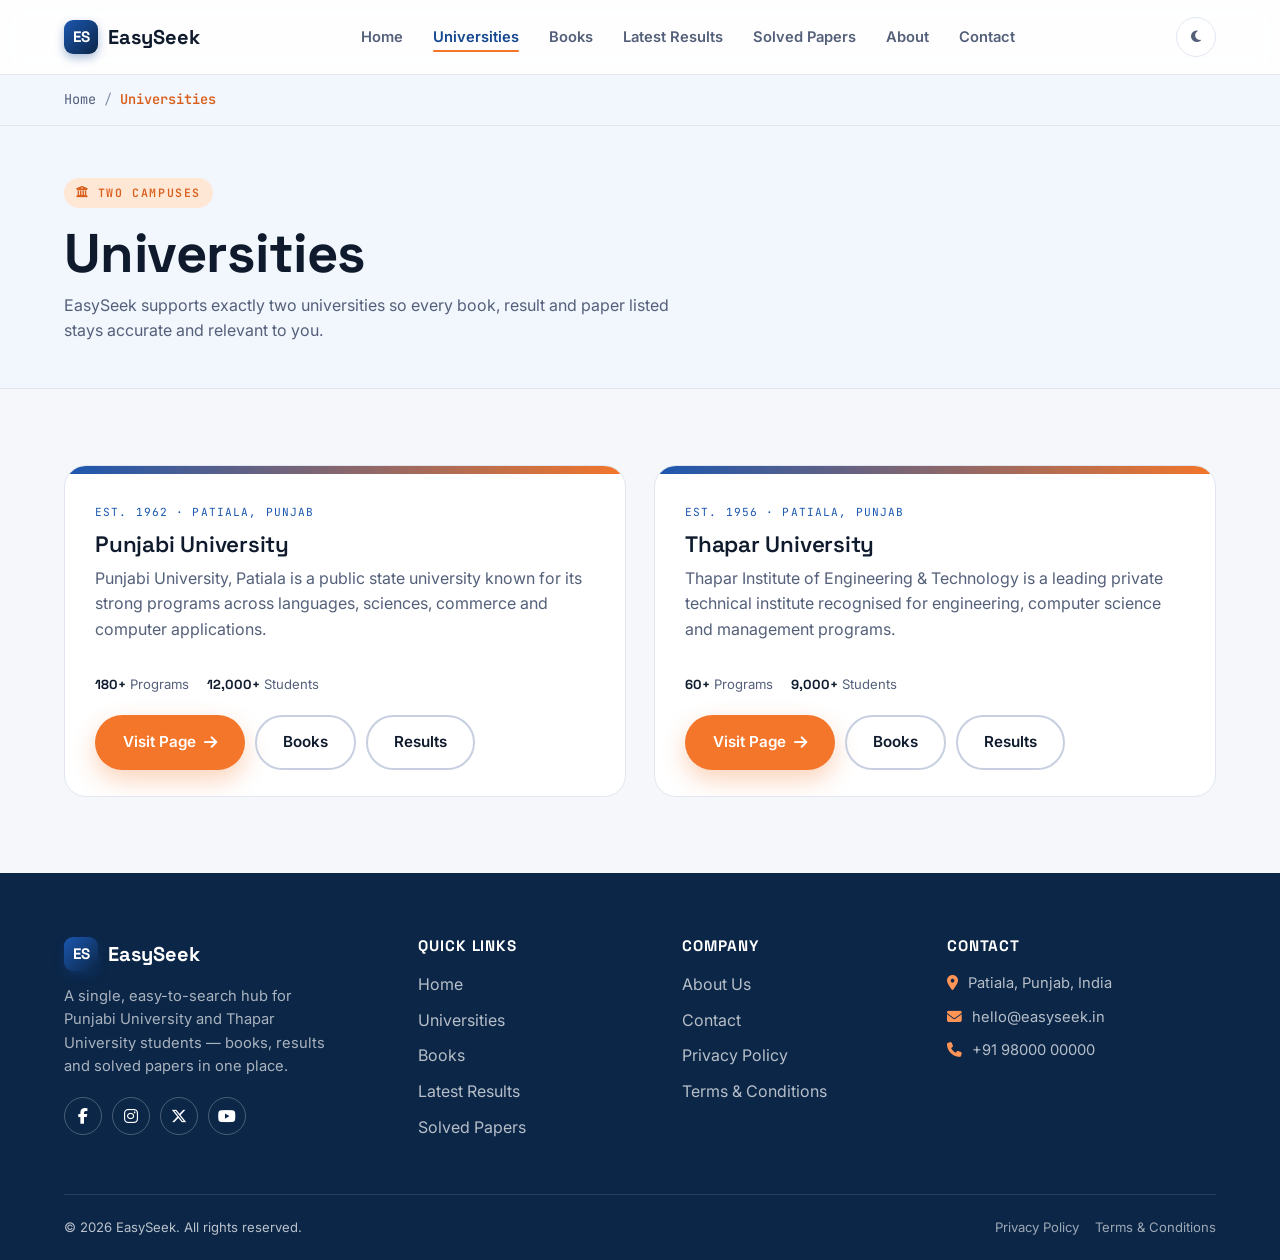
<file: universities.html>
<!DOCTYPE html>
<html lang="en">
<head>
<meta charset="UTF-8">
<meta name="viewport" content="width=device-width, initial-scale=1.0">
<title>Universities &mdash; Punjabi University &amp; Thapar University | EasySeek</title>
<meta name="description" content="Explore resources for Punjabi University and Thapar University on EasySeek: books, latest results and previous year solved papers.">
<meta name="robots" content="index, follow">
<link rel="canonical" href="https://easyseek.in/universities.html">
<meta property="og:type" content="website">
<meta property="og:title" content="Universities &mdash; Punjabi University &amp; Thapar University | EasySeek">
<meta property="og:description" content="Explore resources for Punjabi University and Thapar University on EasySeek: books, latest results and previous year solved papers.">
<meta property="og:url" content="https://easyseek.in/universities.html">
<meta property="og:site_name" content="EasySeek">
<meta property="og:image" content="https://easyseek.in/assets/img/og-cover.jpg">
<meta name="twitter:card" content="summary_large_image">
<meta name="twitter:title" content="Universities &mdash; Punjabi University &amp; Thapar University | EasySeek">
<meta name="twitter:description" content="Explore resources for Punjabi University and Thapar University on EasySeek: books, latest results and previous year solved papers.">
<link rel="icon" href="data:image/svg+xml,%3Csvg xmlns='http://www.w3.org/2000/svg' viewBox='0 0 100 100'%3E%3Crect width='100' height='100' rx='22' fill='%23154690'/%3E%3Ctext x='50' y='66' font-size='46' font-family='Arial' font-weight='700' fill='white' text-anchor='middle'%3EES%3C/text%3E%3C/svg%3E">
<link rel="preconnect" href="https://fonts.googleapis.com">
<link rel="preconnect" href="https://fonts.gstatic.com" crossorigin>
<link href="https://fonts.googleapis.com/css2?family=Space+Grotesk:wght@500;600;700&family=Inter:wght@400;500;600;700&family=JetBrains+Mono:wght@500;600&display=swap" rel="stylesheet">
<link rel="stylesheet" href="https://cdnjs.cloudflare.com/ajax/libs/font-awesome/6.5.1/css/all.min.css" integrity="sha512-DTOQO9RWCH3ppGqcWaEA1BIZOC6xxalwEsw9c2QQeAIftl+Vegovlnee1c9QX4TctnWMn13TZye+giMm8e2LwA==" crossorigin="anonymous" referrerpolicy="no-referrer">
<link rel="stylesheet" href="assets/css/style.css">

</head>
<body>
<div id="page-loader" aria-hidden="true"><div class="loader-stub"></div></div>
<header class="navbar">
  <div class="container">
    <a href="index.html" class="brand"><span class="mark" aria-hidden="true"></span> EasySeek</a>
    <nav aria-label="Primary">
      <ul class="nav-links" id="navLinks">
        <li><a href="index.html" class="">Home</a></li>
<li><a href="universities.html" class="active">Universities</a></li>
<li><a href="books.html" class="">Books</a></li>
<li><a href="results.html" class="">Latest Results</a></li>
<li><a href="papers.html" class="">Solved Papers</a></li>
<li><a href="about.html" class="">About</a></li>
<li><a href="contact.html" class="">Contact</a></li>

      </ul>
    </nav>
    <div class="nav-actions">
      <button class="icon-btn" id="themeToggle" type="button" aria-label="Toggle dark mode"><i class="fa-solid fa-moon" aria-hidden="true"></i></button>
      <button class="nav-toggle" id="navToggle" type="button" aria-label="Toggle menu" aria-expanded="false"><span></span></button>
    </div>
  </div>
</header>
<div class="breadcrumb-bar">
  <div class="container">
    <nav class="breadcrumb" aria-label="Breadcrumb">
      <a href="index.html">Home</a><span class="sep">/</span><span class="current">Universities</span>
    </nav>
  </div>
</div>
<main>

<section class="page-head">
  <div class="container">
    <span class="eyebrow"><i class="fa-solid fa-building-columns"></i> Two Campuses</span>
    <h1>Universities</h1>
    <p>EasySeek supports exactly two universities so every book, result and paper listed stays accurate and relevant to you.</p>
  </div>
</section>

<section class="section">
  <div class="container">
    <div class="grid-2">
      <div class="uni-card reveal">
        <div class="stripe"></div>
        <div class="uni-card-body">
          <span class="uni-card-tag">Est. 1962 &middot; Patiala, Punjab</span>
          <h3>Punjabi University</h3>
          <p>Punjabi University, Patiala is a public state university known for its strong programs across languages, sciences, commerce and computer applications.</p>
          <div class="uni-card-meta">
            <div><b>180+</b> Programs</div>
            <div><b>12,000+</b> Students</div>
          </div>
          <div style="display:flex; gap:10px; flex-wrap:wrap;">
            <a href="punjabi-university.html" class="btn btn-primary">Visit Page <i class="fa-solid fa-arrow-right"></i></a>
            <a href="books.html?uni=punjabi" class="btn btn-outline">Books</a>
            <a href="results.html?uni=punjabi" class="btn btn-outline">Results</a>
          </div>
        </div>
      </div>
      <div class="uni-card reveal">
        <div class="stripe"></div>
        <div class="uni-card-body">
          <span class="uni-card-tag">Est. 1956 &middot; Patiala, Punjab</span>
          <h3>Thapar University</h3>
          <p>Thapar Institute of Engineering &amp; Technology is a leading private technical institute recognised for engineering, computer science and management programs.</p>
          <div class="uni-card-meta">
            <div><b>60+</b> Programs</div>
            <div><b>9,000+</b> Students</div>
          </div>
          <div style="display:flex; gap:10px; flex-wrap:wrap;">
            <a href="thapar-university.html" class="btn btn-primary">Visit Page <i class="fa-solid fa-arrow-right"></i></a>
            <a href="books.html?uni=thapar" class="btn btn-outline">Books</a>
            <a href="results.html?uni=thapar" class="btn btn-outline">Results</a>
          </div>
        </div>
      </div>
    </div>
  </div>
</section>

</main>

<footer>
  <div class="container">
    <div class="footer-grid">
      <div class="footer-brand">
        <a href="index.html" class="brand"><span class="mark" aria-hidden="true"></span> EasySeek</a>
        <p style="margin-top:14px; max-width:280px; color:rgba(255,255,255,.65); font-size:.92rem;">A single, easy-to-search hub for Punjabi University and Thapar University students &mdash; books, results and solved papers in one place.</p>
        <div class="social-row">
          <a href="#" aria-label="EasySeek on Facebook"><i class="fa-brands fa-facebook-f"></i></a>
          <a href="#" aria-label="EasySeek on Instagram"><i class="fa-brands fa-instagram"></i></a>
          <a href="#" aria-label="EasySeek on Twitter / X"><i class="fa-brands fa-x-twitter"></i></a>
          <a href="#" aria-label="EasySeek on YouTube"><i class="fa-brands fa-youtube"></i></a>
        </div>
      </div>
      <div>
        <h4>Quick Links</h4>
        <ul>
          <li><a href="index.html">Home</a></li>
          <li><a href="universities.html">Universities</a></li>
          <li><a href="books.html">Books</a></li>
          <li><a href="results.html">Latest Results</a></li>
          <li><a href="papers.html">Solved Papers</a></li>
        </ul>
      </div>
      <div>
        <h4>Company</h4>
        <ul>
          <li><a href="about.html">About Us</a></li>
          <li><a href="contact.html">Contact</a></li>
          <li><a href="privacy.html">Privacy Policy</a></li>
          <li><a href="terms.html">Terms &amp; Conditions</a></li>
        </ul>
      </div>
      <div>
        <h4>Contact</h4>
        <ul class="footer-contact">
          <li><i class="fa-solid fa-location-dot"></i> Patiala, Punjab, India</li>
          <li><i class="fa-solid fa-envelope"></i> hello@easyseek.in</li>
          <li><i class="fa-solid fa-phone"></i> +91 98000 00000</li>
        </ul>
      </div>
    </div>
    <div class="footer-bottom">
      <span>&copy; <span data-year></span> EasySeek. All rights reserved.</span>
      <span><a href="privacy.html">Privacy Policy</a><a href="terms.html">Terms &amp; Conditions</a></span>
    </div>
  </div>
</footer>
<button class="scroll-top" id="scrollTop" aria-label="Scroll to top"><i class="fa-solid fa-arrow-up"></i></button>
<script src="assets/js/data.js"></script>
<script src="assets/js/main.js"></script>

</body>
</html>
</file>
<file: assets/css/style.css>
/* ==========================================================================
   EasySeek — Design System
   Palette: campus blue + paper white + highlighter orange
   Signature motif: the exam "ticket stub" — perforated edge, dashed tear
   line and monospace codes borrowed from hall tickets & mark sheets.
   ========================================================================== */

:root{
  /* ---- color tokens ---- */
  --blue-900:#0B2647;
  --blue-800:#0F3266;
  --blue-700:#154690;
  --blue-600:#1B57B0;
  --blue-500:#2568D6;
  --blue-100:#E7EEFB;
  --blue-50:#F2F6FD;

  --orange-600:#D95F1C;
  --orange-500:#F4762A;
  --orange-400:#FF9457;
  --orange-100:#FFE7D6;

  --paper:#F6F7FB;
  --paper-raised:#FFFFFF;
  --ink:#0F1B2D;
  --slate:#54607A;
  --slate-soft:#8592AB;
  --line:#E1E6F0;
  --line-strong:#C7CFE0;

  --success:#1E9E6B;

  /* ---- type ---- */
  --font-display:'Space Grotesk', 'Segoe UI', sans-serif;
  --font-body:'Inter', 'Segoe UI', sans-serif;
  --font-mono:'JetBrains Mono', 'Courier New', monospace;

  /* ---- shape / motion ---- */
  --radius-sm:8px;
  --radius-md:14px;
  --radius-lg:22px;
  --shadow-sm:0 1px 2px rgba(15,27,45,.06), 0 1px 1px rgba(15,27,45,.04);
  --shadow-md:0 8px 24px rgba(11,38,71,.10);
  --shadow-lg:0 18px 48px rgba(11,38,71,.16);
  --ease:cubic-bezier(.4,0,.2,1);

  --container:1200px;

  color-scheme:light;
}

[data-theme="dark"]{
  color-scheme:dark;
  --paper:#0B1220;
  --paper-raised:#121C2E;
  --ink:#EEF2FA;
  --slate:#AEB9CF;
  --slate-soft:#7C8AA8;
  --line:#233150;
  --line-strong:#2E3E63;
  --blue-100:#132A4C;
  --blue-50:#0F2340;
  --orange-100:#3A2313;
}

@media (prefers-reduced-motion: reduce){
  *,*::before,*::after{animation-duration:.001ms !important;animation-iteration-count:1 !important;transition-duration:.001ms !important;scroll-behavior:auto !important;}
}

*{box-sizing:border-box;}
html{scroll-behavior:smooth;}
body{
  margin:0;
  font-family:var(--font-body);
  background:var(--paper);
  color:var(--ink);
  line-height:1.6;
  -webkit-font-smoothing:antialiased;
  transition:background .25s var(--ease), color .25s var(--ease);
}
h1,h2,h3,h4{
  font-family:var(--font-display);
  color:var(--ink);
  line-height:1.15;
  margin:0 0 .5em;
  letter-spacing:-.01em;
}
h1{font-size:clamp(2.1rem,4.4vw,3.4rem); font-weight:700;}
h2{font-size:clamp(1.6rem,3vw,2.3rem); font-weight:700;}
h3{font-size:1.25rem; font-weight:600;}
p{color:var(--slate); margin:0 0 1em;}
a{color:var(--blue-600); text-decoration:none;}
[data-theme="dark"] a{color:#6FA0F5;}
img{max-width:100%; display:block;}
ul{list-style:none; margin:0; padding:0;}
button{font-family:inherit;}
:focus-visible{outline:3px solid var(--orange-500); outline-offset:2px; border-radius:4px;}

.container{max-width:var(--container); margin:0 auto; padding:0 24px;}
.section{padding:76px 0;}
.section-tight{padding:44px 0;}
.section-head{max-width:640px; margin:0 auto 44px;}
.section-head.left{margin:0 0 40px;}
.eyebrow{
  display:inline-flex; align-items:center; gap:8px;
  font-family:var(--font-mono); font-size:.72rem; letter-spacing:.14em;
  text-transform:uppercase; color:var(--orange-600); font-weight:600;
  background:var(--orange-100); padding:6px 12px; border-radius:100px;
  margin-bottom:14px;
}
[data-theme="dark"] .eyebrow{color:var(--orange-400);}
.center{text-align:center; margin-left:auto; margin-right:auto;}
.muted{color:var(--slate-soft);}

/* ---------- Buttons ---------- */
.btn{
  display:inline-flex; align-items:center; justify-content:center; gap:8px;
  font-weight:600; font-size:.95rem; padding:13px 26px; border-radius:100px;
  border:2px solid transparent; cursor:pointer; transition:transform .18s var(--ease), box-shadow .18s var(--ease), background .18s var(--ease), color .18s var(--ease), border-color .18s var(--ease);
  white-space:nowrap;
}
.btn:hover{transform:translateY(-2px);}
.btn-primary{background:var(--orange-500); color:#fff; box-shadow:0 10px 24px rgba(244,118,42,.32);}
.btn-primary:hover{background:var(--orange-600); color:#fff;}
.btn-outline{background:transparent; border-color:var(--line-strong); color:var(--ink);}
.btn-outline:hover{border-color:var(--blue-600); color:var(--blue-600);}
.btn-ghost-light{background:rgba(255,255,255,.1); border-color:rgba(255,255,255,.35); color:#fff;}
.btn-ghost-light:hover{background:rgba(255,255,255,.2); color:#fff;}
.btn-sm{padding:9px 18px; font-size:.83rem;}
.btn-block{width:100%;}
.btn[disabled]{opacity:.5; cursor:not-allowed; transform:none;}

/* ---------- Navbar ---------- */
.navbar{
  position:sticky; top:0; z-index:200;
  background:color-mix(in srgb, var(--paper-raised) 88%, transparent);
  backdrop-filter:blur(10px); -webkit-backdrop-filter:blur(10px);
  border-bottom:1px solid var(--line);
  transition:background .25s var(--ease), border-color .25s var(--ease);
}
.navbar .container{display:flex; align-items:center; justify-content:space-between; height:74px;}
.brand{display:flex; align-items:center; gap:10px; font-family:var(--font-display); font-weight:700; font-size:1.25rem; color:var(--ink);}
.brand .mark{
  width:34px; height:34px; border-radius:9px; flex:none;
  background:linear-gradient(135deg,var(--blue-600),var(--blue-900));
  display:flex; align-items:center; justify-content:center; color:#fff; font-size:.95rem;
  box-shadow:0 4px 10px rgba(21,70,144,.35);
}
.brand .mark::after{content:"ES";}
.nav-links{display:flex; align-items:center; gap:2px;}
.nav-links a{
  color:var(--slate); font-weight:600; font-size:.92rem; padding:10px 14px; border-radius:8px; position:relative;
}
.nav-links a:hover{color:var(--blue-600); background:var(--blue-50);}
.nav-links a.active{color:var(--blue-700);}
[data-theme="dark"] .nav-links a.active{color:#7FB1FF;}
.nav-links a.active::after{
  content:""; position:absolute; left:14px; right:14px; bottom:4px; height:2px; background:var(--orange-500); border-radius:2px;
}
.nav-actions{display:flex; align-items:center; gap:10px;}
.icon-btn{
  width:40px; height:40px; border-radius:100px; border:1px solid var(--line); background:var(--paper-raised);
  color:var(--slate); display:flex; align-items:center; justify-content:center; cursor:pointer; transition:all .2s var(--ease);
}
.icon-btn:hover{border-color:var(--blue-600); color:var(--blue-600);}
.nav-toggle{display:none; width:44px; height:44px; border-radius:10px; border:1px solid var(--line); background:var(--paper-raised); cursor:pointer; align-items:center; justify-content:center;}
.nav-toggle span, .nav-toggle span::before, .nav-toggle span::after{
  content:""; display:block; width:20px; height:2px; background:var(--ink); position:relative; transition:all .25s var(--ease);
}
.nav-toggle span::before{position:absolute; top:-6px;}
.nav-toggle span::after{position:absolute; top:6px;}
.nav-toggle.is-open span{background:transparent;}
.nav-toggle.is-open span::before{transform:rotate(45deg); top:0;}
.nav-toggle.is-open span::after{transform:rotate(-45deg); top:0;}

@media (max-width:960px){
  .nav-links{
    position:fixed; inset:74px 0 0 0; background:var(--paper); flex-direction:column; align-items:stretch;
    padding:14px; gap:4px; transform:translateY(-8px); opacity:0; pointer-events:none; transition:all .25s var(--ease);
    border-top:1px solid var(--line); overflow-y:auto;
  }
  .nav-links.is-open{transform:translateY(0); opacity:1; pointer-events:auto;}
  .nav-links a{padding:14px 16px; font-size:1rem; border-bottom:1px solid var(--line);}
  .nav-toggle{display:flex;}
}

/* ---------- Breadcrumb ---------- */
.breadcrumb-bar{background:var(--blue-50); border-bottom:1px solid var(--line); padding:14px 0;}
.breadcrumb{display:flex; align-items:center; gap:8px; font-size:.85rem; font-family:var(--font-mono); flex-wrap:wrap;}
.breadcrumb a{color:var(--slate);}
.breadcrumb a:hover{color:var(--blue-600);}
.breadcrumb .sep{color:var(--slate-soft);}
.breadcrumb .current{color:var(--orange-600); font-weight:600;}

/* ---------- Hero ---------- */
.hero{position:relative; overflow:hidden; padding:64px 0 84px; background:linear-gradient(180deg,var(--blue-50) 0%, var(--paper) 100%);}
.hero .container{display:grid; grid-template-columns:1.1fr .9fr; gap:56px; align-items:center;}
.hero-copy h1{margin-bottom:18px;}
.hero-copy h1 .hl{
  background:linear-gradient(180deg,transparent 62%, var(--orange-100) 62%);
  color:var(--blue-800);
}
[data-theme="dark"] .hero-copy h1 .hl{color:#8FC2FF;}
.hero-copy p{font-size:1.08rem; max-width:520px;}
.hero-cta{display:flex; gap:14px; flex-wrap:wrap; margin:28px 0 36px;}
.hero-stats{display:flex; gap:28px; flex-wrap:wrap;}
.hero-stat b{display:block; font-family:var(--font-display); font-size:1.6rem; color:var(--blue-700);}
[data-theme="dark"] .hero-stat b{color:#8FC2FF;}
.hero-stat span{font-size:.8rem; color:var(--slate-soft); font-family:var(--font-mono); text-transform:uppercase; letter-spacing:.06em;}

/* ---- ticket stub: signature component ---- */
.ticket{
  position:relative; background:var(--paper-raised); border-radius:var(--radius-lg);
  box-shadow:var(--shadow-lg); border:1px solid var(--line); overflow:hidden;
  transform:rotate(1.5deg);
}
.ticket::before{
  content:""; position:absolute; top:50%; left:-14px; width:28px; height:28px; background:var(--paper); border-radius:50%; transform:translateY(-50%);
}
.ticket::after{
  content:""; position:absolute; top:50%; right:-14px; width:28px; height:28px; background:var(--paper); border-radius:50%; transform:translateY(-50%);
}
.ticket-top{padding:26px 28px 20px; background:linear-gradient(135deg,var(--blue-800),var(--blue-600)); color:#fff;}
.ticket-top .t-eyebrow{font-family:var(--font-mono); font-size:.68rem; letter-spacing:.14em; text-transform:uppercase; opacity:.75; margin-bottom:6px;}
.ticket-top h3{color:#fff; margin-bottom:2px;}
.ticket-mid{border-top:2px dashed var(--line-strong); position:relative;}
.ticket-body{padding:22px 28px 26px; display:grid; grid-template-columns:1fr 1fr; gap:16px;}
.ticket-field span{display:block; font-family:var(--font-mono); font-size:.68rem; text-transform:uppercase; letter-spacing:.08em; color:var(--slate-soft); margin-bottom:3px;}
.ticket-field b{font-size:.92rem; color:var(--ink);}
.ticket-barcode{display:flex; gap:3px; align-items:flex-end; height:26px; margin-top:6px;}
.ticket-barcode i{display:block; width:3px; background:var(--ink); opacity:.7;}

/* ---------- University / feature cards ---------- */
.grid-2{display:grid; grid-template-columns:1fr 1fr; gap:28px;}
.grid-3{display:grid; grid-template-columns:repeat(3,1fr); gap:26px;}
.grid-4{display:grid; grid-template-columns:repeat(4,1fr); gap:22px;}

.uni-card{
  background:var(--paper-raised); border:1px solid var(--line); border-radius:var(--radius-lg); overflow:hidden;
  transition:transform .25s var(--ease), box-shadow .25s var(--ease); display:flex; flex-direction:column;
}
.uni-card:hover{transform:translateY(-6px); box-shadow:var(--shadow-lg);}
.uni-card .stripe{height:8px; background:linear-gradient(90deg,var(--blue-600),var(--orange-500));}
.uni-card-body{padding:30px 30px 26px; flex:1; display:flex; flex-direction:column;}
.uni-card-tag{font-family:var(--font-mono); font-size:.7rem; text-transform:uppercase; letter-spacing:.1em; color:var(--blue-600); margin-bottom:10px;}
.uni-card h3{font-size:1.4rem; margin-bottom:8px;}
.uni-card p{flex:1;}
.uni-card-meta{display:flex; gap:18px; margin:16px 0 20px; flex-wrap:wrap;}
.uni-card-meta div{font-size:.82rem; color:var(--slate);}
.uni-card-meta b{color:var(--ink); font-family:var(--font-display);}

.feature-card{
  background:var(--paper-raised); border:1px solid var(--line); border-radius:var(--radius-md); padding:28px;
  transition:transform .2s var(--ease), box-shadow .2s var(--ease);
}
.feature-card:hover{transform:translateY(-4px); box-shadow:var(--shadow-md); border-color:var(--line-strong);}
.feature-icon{
  width:48px; height:48px; border-radius:12px; display:flex; align-items:center; justify-content:center;
  background:var(--blue-100); color:var(--blue-700); font-size:1.2rem; margin-bottom:16px;
}
[data-theme="dark"] .feature-icon{color:#8FC2FF;}

.why-card{display:flex; gap:16px; padding:20px 0; border-bottom:1px solid var(--line);}
.why-card:last-child{border-bottom:none;}
.why-num{font-family:var(--font-mono); color:var(--orange-500); font-weight:700; font-size:.85rem; flex:none; width:34px;}

/* ---------- Testimonials / FAQ ---------- */
.quote-card{background:var(--paper-raised); border:1px solid var(--line); border-radius:var(--radius-md); padding:26px; height:100%;}
.quote-mark{font-family:var(--font-display); font-size:2.4rem; color:var(--orange-400); line-height:1; margin-bottom:6px;}
.quote-person{display:flex; align-items:center; gap:12px; margin-top:16px;}
.avatar{
  width:42px; height:42px; border-radius:50%; display:flex; align-items:center; justify-content:center;
  background:linear-gradient(135deg,var(--blue-600),var(--blue-900)); color:#fff; font-weight:700; font-family:var(--font-display); flex:none;
}
.quote-person b{display:block; font-size:.9rem;}
.quote-person span{font-size:.78rem; color:var(--slate-soft);}

.faq-item{border-bottom:1px solid var(--line);}
.faq-q{
  width:100%; text-align:left; background:none; border:none; padding:20px 4px; display:flex; align-items:center; justify-content:space-between;
  cursor:pointer; font-weight:600; color:var(--ink); font-size:1rem;
}
.faq-q i{transition:transform .25s var(--ease); color:var(--orange-500); flex:none;}
.faq-item.open .faq-q i{transform:rotate(45deg);}
.faq-a{max-height:0; overflow:hidden; transition:max-height .3s var(--ease);}
.faq-a p{padding:0 4px 20px;}

/* ---------- Newsletter ---------- */
.newsletter{
  background:linear-gradient(135deg,var(--blue-900),var(--blue-700));
  border-radius:var(--radius-lg); padding:46px 44px; display:flex; align-items:center; justify-content:space-between; gap:30px; flex-wrap:wrap; color:#fff;
}
.newsletter h3{color:#fff; margin-bottom:6px;}
.newsletter p{color:rgba(255,255,255,.75); margin:0;}
.newsletter-form{display:flex; gap:10px; flex-wrap:wrap;}
.newsletter-form input{
  padding:13px 18px; border-radius:100px; border:1px solid rgba(255,255,255,.3); background:rgba(255,255,255,.08); color:#fff; min-width:240px; font-size:.9rem;
}
.newsletter-form input::placeholder{color:rgba(255,255,255,.6);}

/* ---------- Footer ---------- */
footer{background:var(--blue-900); color:rgba(255,255,255,.72); padding:64px 0 0;}
.footer-grid{display:grid; grid-template-columns:1.4fr 1fr 1fr 1.2fr; gap:40px; padding-bottom:44px; border-bottom:1px solid rgba(255,255,255,.12);}
.footer-brand .brand{color:#fff;}
footer h4{color:#fff; font-family:var(--font-display); font-size:.95rem; text-transform:uppercase; letter-spacing:.06em; margin-bottom:18px;}
footer ul li{margin-bottom:10px;}
footer a{color:rgba(255,255,255,.7);}
footer a:hover{color:var(--orange-400);}
.footer-contact li{display:flex; gap:10px; align-items:flex-start; color:rgba(255,255,255,.7); font-size:.92rem;}
.footer-contact i{color:var(--orange-400); margin-top:4px;}
.social-row{display:flex; gap:10px; margin-top:18px;}
.social-row a{
  width:38px; height:38px; border-radius:50%; border:1px solid rgba(255,255,255,.25); display:flex; align-items:center; justify-content:center; color:#fff;
  transition:all .2s var(--ease);
}
.social-row a:hover{background:var(--orange-500); border-color:var(--orange-500); transform:translateY(-3px);}
.footer-bottom{display:flex; justify-content:space-between; align-items:center; padding:22px 0; font-size:.82rem; flex-wrap:wrap; gap:10px;}
.footer-bottom a{color:rgba(255,255,255,.6); margin-left:16px;}

/* ---------- Scroll to top ---------- */
.scroll-top{
  position:fixed; right:22px; bottom:22px; width:46px; height:46px; border-radius:50%; background:var(--blue-700); color:#fff; border:none;
  display:flex; align-items:center; justify-content:center; cursor:pointer; box-shadow:var(--shadow-lg); opacity:0; pointer-events:none; transform:translateY(10px);
  transition:all .25s var(--ease); z-index:150;
}
.scroll-top.show{opacity:1; pointer-events:auto; transform:translateY(0);}
.scroll-top:hover{background:var(--orange-500);}

/* ---------- Page loader ---------- */
#page-loader{
  position:fixed; inset:0; background:var(--paper); z-index:999; display:flex; align-items:center; justify-content:center; transition:opacity .4s var(--ease), visibility .4s var(--ease);
}
#page-loader.hide{opacity:0; visibility:hidden;}
.loader-stub{width:64px; height:64px; border-radius:14px; border:3px dashed var(--blue-500); position:relative; animation:spin 1.1s linear infinite;}
.loader-stub::after{content:"ES"; position:absolute; inset:0; display:flex; align-items:center; justify-content:center; font-family:var(--font-display); font-weight:700; color:var(--blue-700); animation:spin-rev 1.1s linear infinite;}
@keyframes spin{to{transform:rotate(360deg);}}
@keyframes spin-rev{to{transform:rotate(-360deg);}}

/* ---------- Page header (inner pages) ---------- */
.page-head{padding:52px 0 44px; background:var(--blue-50); border-bottom:1px solid var(--line);}
.page-head h1{margin-bottom:8px;}
.page-head p{max-width:640px; margin:0;}

/* ---------- Toolbar: search + filters ---------- */
.toolbar{
  display:flex; gap:14px; flex-wrap:wrap; align-items:center; background:var(--paper-raised); border:1px solid var(--line);
  border-radius:var(--radius-md); padding:16px 18px; margin-bottom:8px; position:sticky; top:90px; z-index:20; box-shadow:var(--shadow-sm);
}
.search-box{position:relative; flex:1; min-width:220px;}
.search-box i{position:absolute; left:16px; top:50%; transform:translateY(-50%); color:var(--slate-soft);}
.search-box input{
  width:100%; padding:12px 16px 12px 42px; border-radius:100px; border:1px solid var(--line); background:var(--paper); color:var(--ink); font-size:.92rem;
}
.search-box input:focus{border-color:var(--blue-500);}
.filter-select{
  padding:12px 16px; border-radius:100px; border:1px solid var(--line); background:var(--paper); color:var(--ink); font-size:.88rem; min-width:150px;
}
.result-count{font-size:.85rem; color:var(--slate-soft); margin:16px 2px;}

/* ---------- University toggle tabs ---------- */
.uni-tabs{display:flex; gap:10px; margin:26px 0 6px; flex-wrap:wrap;}
.uni-tab{
  padding:11px 22px; border-radius:100px; border:1px solid var(--line); background:var(--paper-raised); font-weight:600; font-size:.88rem; cursor:pointer; color:var(--slate);
  transition:all .2s var(--ease);
}
.uni-tab.active{background:var(--blue-700); border-color:var(--blue-700); color:#fff;}
.uni-tab:hover:not(.active){border-color:var(--blue-500); color:var(--blue-600);}

/* ---------- Data cards (books / results / papers) ---------- */
.data-grid{display:grid; grid-template-columns:repeat(3,1fr); gap:20px; margin-top:24px;}
.stub-card{
  background:var(--paper-raised); border:1px solid var(--line); border-radius:var(--radius-md); overflow:hidden;
  display:flex; flex-direction:column; transition:transform .2s var(--ease), box-shadow .2s var(--ease);
}
.stub-card:hover{transform:translateY(-4px); box-shadow:var(--shadow-md);}
.stub-head{padding:18px 20px 14px; display:flex; justify-content:space-between; gap:10px; align-items:flex-start;}
.stub-badge{font-family:var(--font-mono); font-size:.68rem; text-transform:uppercase; letter-spacing:.06em; background:var(--blue-100); color:var(--blue-700); padding:4px 10px; border-radius:100px; white-space:nowrap;}
[data-theme="dark"] .stub-badge{color:#8FC2FF;}
.stub-head h4{margin:8px 0 0; font-size:1.02rem; font-family:var(--font-display);}
.stub-dash{border-top:2px dashed var(--line); margin:0 20px;}
.stub-meta{padding:14px 20px; display:flex; flex-wrap:wrap; gap:14px;}
.stub-meta div{font-size:.78rem; color:var(--slate-soft); font-family:var(--font-mono); text-transform:uppercase;}
.stub-meta b{display:block; font-family:var(--font-body); font-size:.86rem; color:var(--ink); text-transform:none; margin-top:2px;}
.stub-actions{margin-top:auto; padding:16px 20px 20px; display:flex; gap:10px;}
.stub-actions .btn{flex:1;}
.empty-state{grid-column:1/-1; text-align:center; padding:70px 20px; color:var(--slate-soft);}
.empty-state i{font-size:2.4rem; color:var(--line-strong); margin-bottom:14px;}

/* ---------- Pagination ---------- */
.pagination{display:flex; justify-content:center; gap:8px; margin-top:36px;}
.page-btn{
  width:40px; height:40px; border-radius:10px; border:1px solid var(--line); background:var(--paper-raised); color:var(--slate);
  cursor:pointer; font-weight:600; font-size:.88rem;
}
.page-btn.active{background:var(--blue-700); border-color:var(--blue-700); color:#fff;}
.page-btn:hover:not(.active){border-color:var(--blue-500); color:var(--blue-600);}
.page-btn[disabled]{opacity:.4; cursor:not-allowed;}

/* ---------- Forms ---------- */
.form-grid{display:grid; grid-template-columns:1fr 1fr; gap:20px;}
.field{margin-bottom:20px;}
.field.full{grid-column:1/-1;}
.field label{display:block; font-size:.85rem; font-weight:600; margin-bottom:7px; color:var(--ink);}
.field input, .field select, .field textarea{
  width:100%; padding:13px 16px; border-radius:10px; border:1px solid var(--line); background:var(--paper-raised); color:var(--ink); font-family:inherit; font-size:.92rem;
}
.field input:focus, .field select:focus, .field textarea:focus{border-color:var(--blue-500);}
.field textarea{resize:vertical; min-height:120px;}
.field .error-msg{display:none; color:#D8402A; font-size:.78rem; margin-top:6px; font-weight:600;}
.field.invalid input, .field.invalid textarea, .field.invalid select{border-color:#D8402A;}
.field.invalid .error-msg{display:block;}
.form-note{display:flex; align-items:center; gap:8px; font-size:.85rem; color:var(--success); font-weight:600; margin-top:6px;}

/* ---------- Contact page ---------- */
.contact-info-card{background:var(--paper-raised); border:1px solid var(--line); border-radius:var(--radius-md); padding:26px; display:flex; gap:16px; margin-bottom:16px;}
.contact-info-card i{width:42px; height:42px; border-radius:10px; background:var(--blue-100); color:var(--blue-700); display:flex; align-items:center; justify-content:center; flex:none;}
[data-theme="dark"] .contact-info-card i{color:#8FC2FF;}
.map-placeholder{
  border-radius:var(--radius-md); border:1px solid var(--line); height:260px; background:
    repeating-linear-gradient(45deg,var(--blue-50),var(--blue-50) 10px, var(--paper-raised) 10px, var(--paper-raised) 20px);
  display:flex; align-items:center; justify-content:center; color:var(--slate-soft); flex-direction:column; gap:8px; margin-top:24px;
}

/* ---------- Counters strip ---------- */
.counter-strip{background:var(--blue-900); border-radius:var(--radius-lg); padding:40px 30px; display:grid; grid-template-columns:repeat(4,1fr); gap:20px; color:#fff;}
.counter-item{text-align:center;}
.counter-item b{display:block; font-family:var(--font-display); font-size:2.1rem; color:#fff;}
.counter-item span{font-size:.78rem; color:rgba(255,255,255,.65); font-family:var(--font-mono); text-transform:uppercase; letter-spacing:.06em;}

/* ---------- 404 ---------- */
.error-page{padding:100px 0; text-align:center;}
.error-ticket{max-width:420px; margin:0 auto 30px;}
.error-code{font-family:var(--font-mono); font-size:5rem; color:var(--blue-700); font-weight:700; line-height:1;}
[data-theme="dark"] .error-code{color:#8FC2FF;}

/* ---------- Misc ---------- */
.divider{height:1px; background:var(--line); border:none; margin:0;}
.badge-uni{font-family:var(--font-mono); font-size:.7rem; padding:4px 10px; border-radius:100px; text-transform:uppercase;}
.badge-punjabi{background:#E7EEFB; color:var(--blue-700);}
.badge-thapar{background:var(--orange-100); color:var(--orange-600);}
[data-theme="dark"] .badge-punjabi{color:#8FC2FF;}
[data-theme="dark"] .badge-thapar{color:var(--orange-400);}

/* ---------- Responsive ---------- */
@media (max-width:1080px){
  .grid-4{grid-template-columns:repeat(2,1fr);}
  .data-grid{grid-template-columns:repeat(2,1fr);}
  .footer-grid{grid-template-columns:1fr 1fr;}
  .counter-strip{grid-template-columns:repeat(2,1fr);}
}
@media (max-width:880px){
  .hero .container{grid-template-columns:1fr;}
  .ticket{transform:none; max-width:420px; margin:0 auto;}
  .grid-2, .grid-3{grid-template-columns:1fr;}
  .form-grid{grid-template-columns:1fr;}
}
@media (max-width:640px){
  .section{padding:52px 0;}
  .data-grid{grid-template-columns:1fr;}
  .footer-grid{grid-template-columns:1fr; gap:30px;}
  .newsletter{flex-direction:column; align-items:flex-start;}
  .toolbar{position:static;}
  .counter-strip{grid-template-columns:1fr 1fr;}
}
</file>
